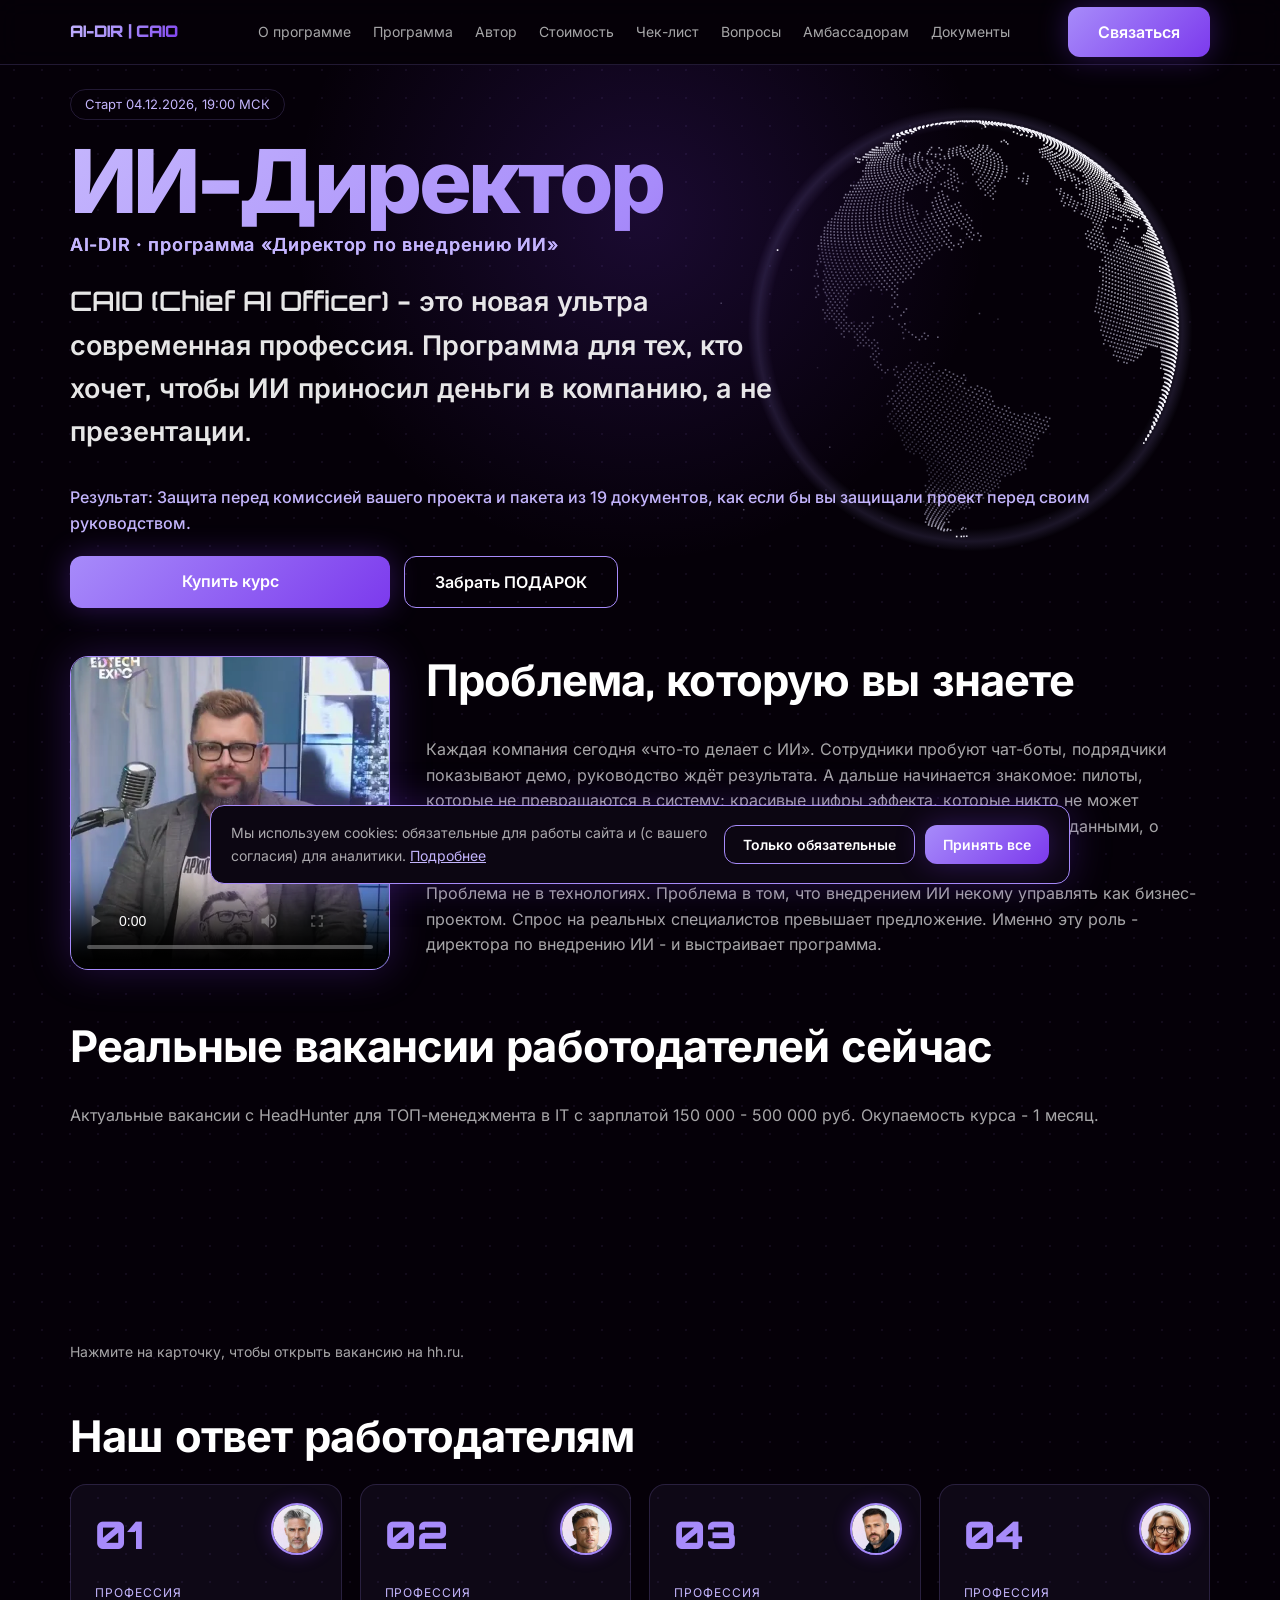
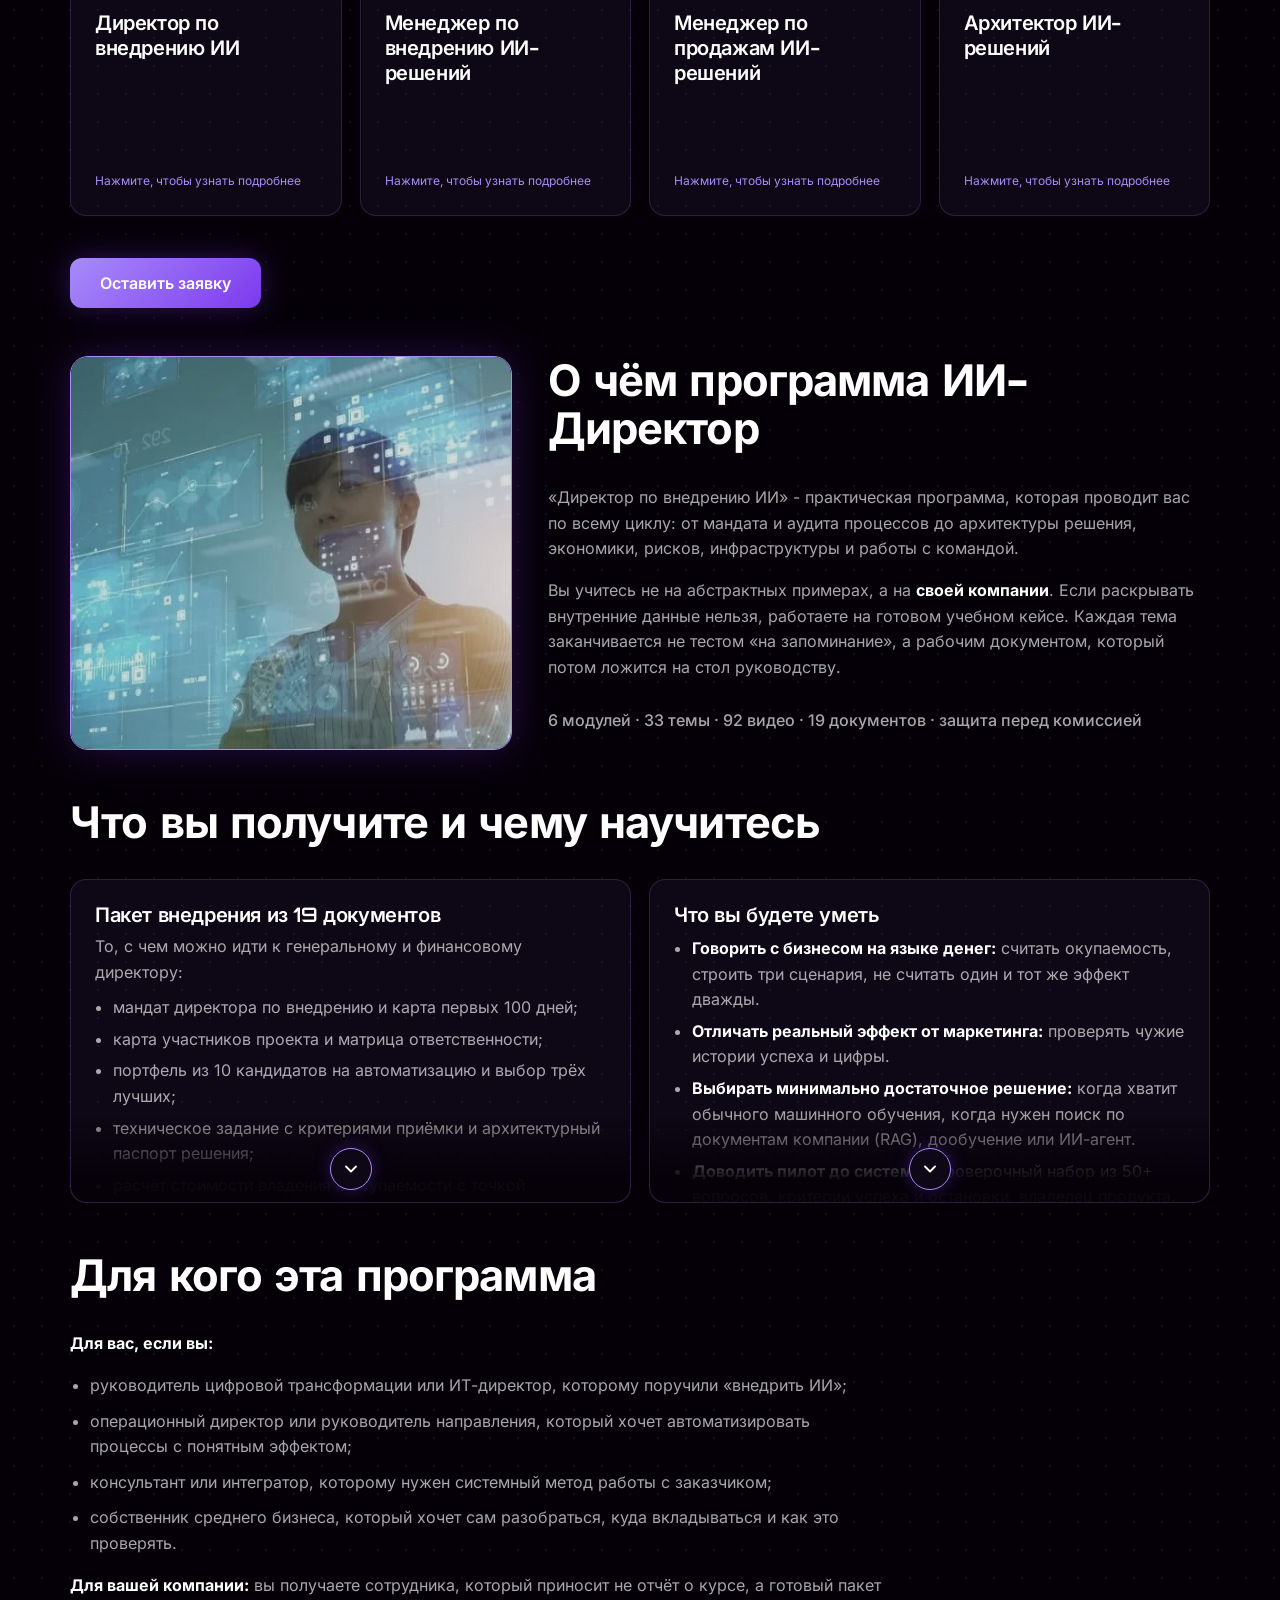
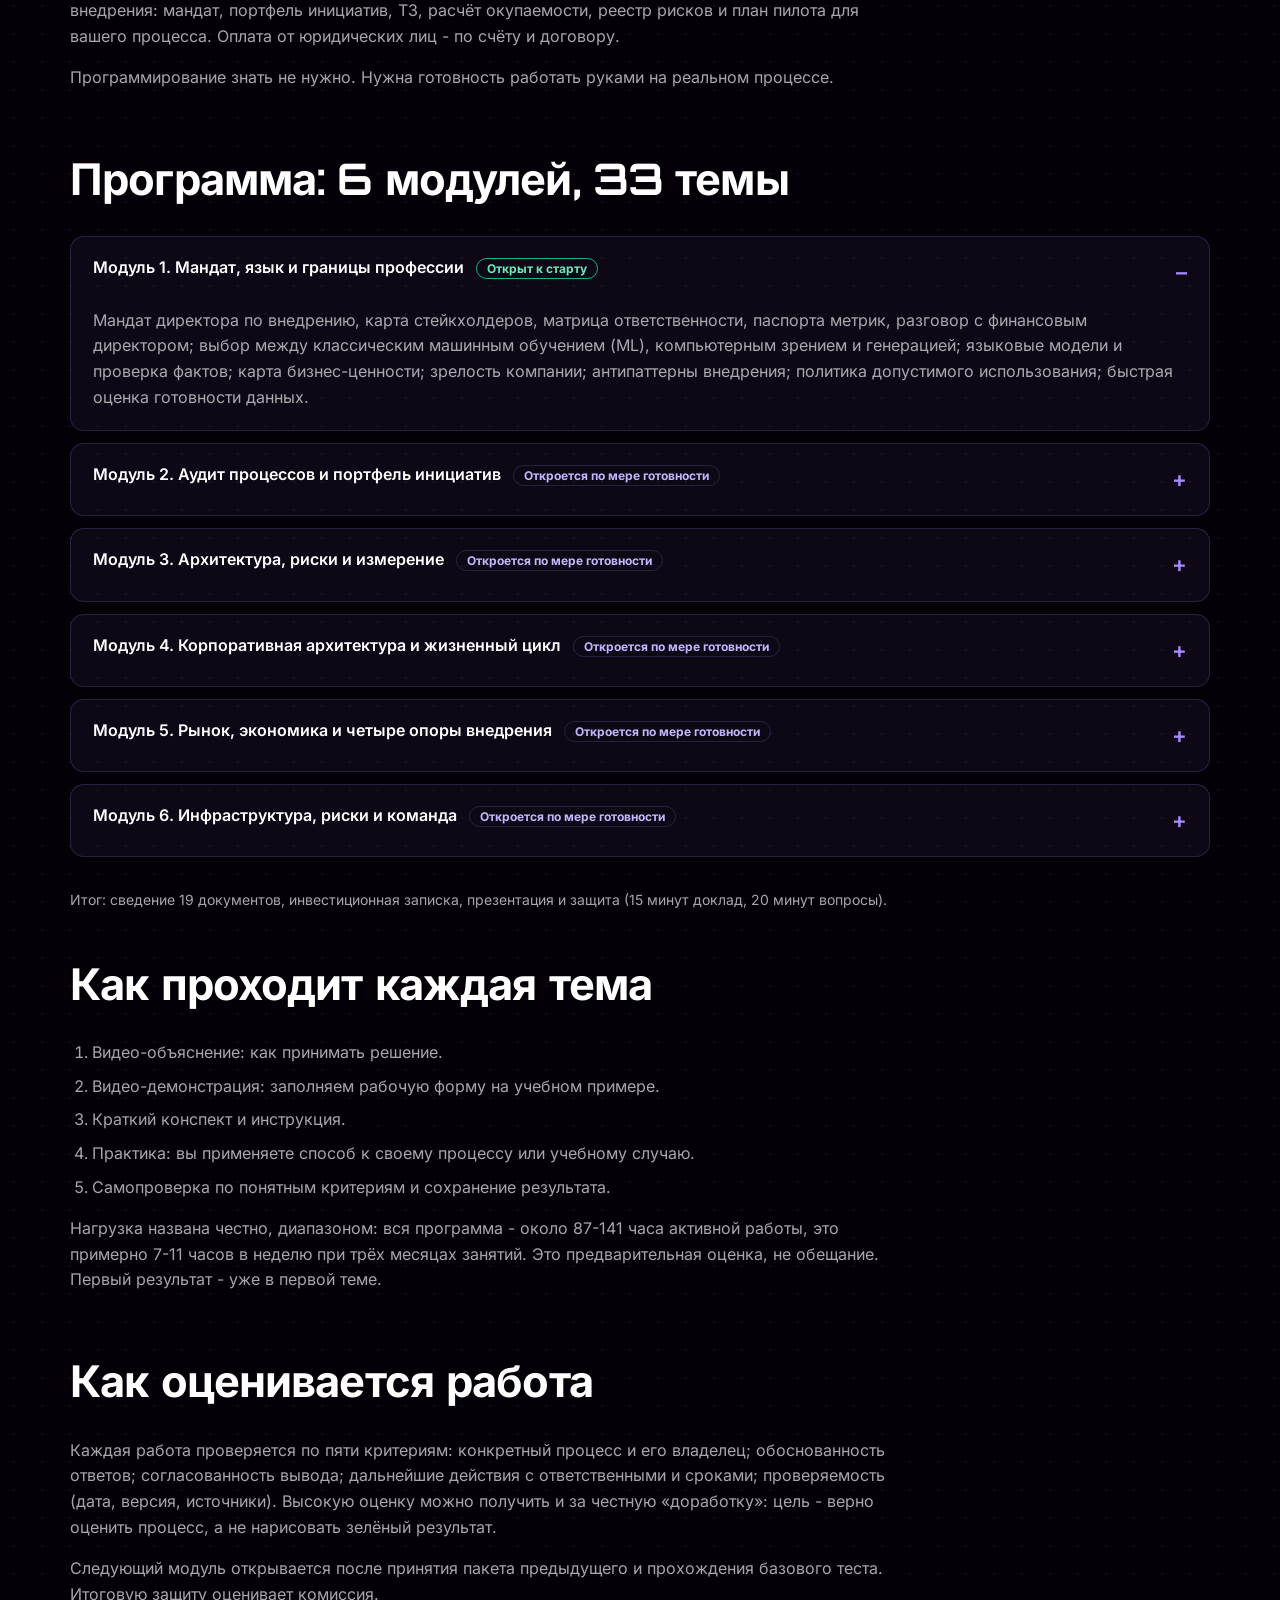
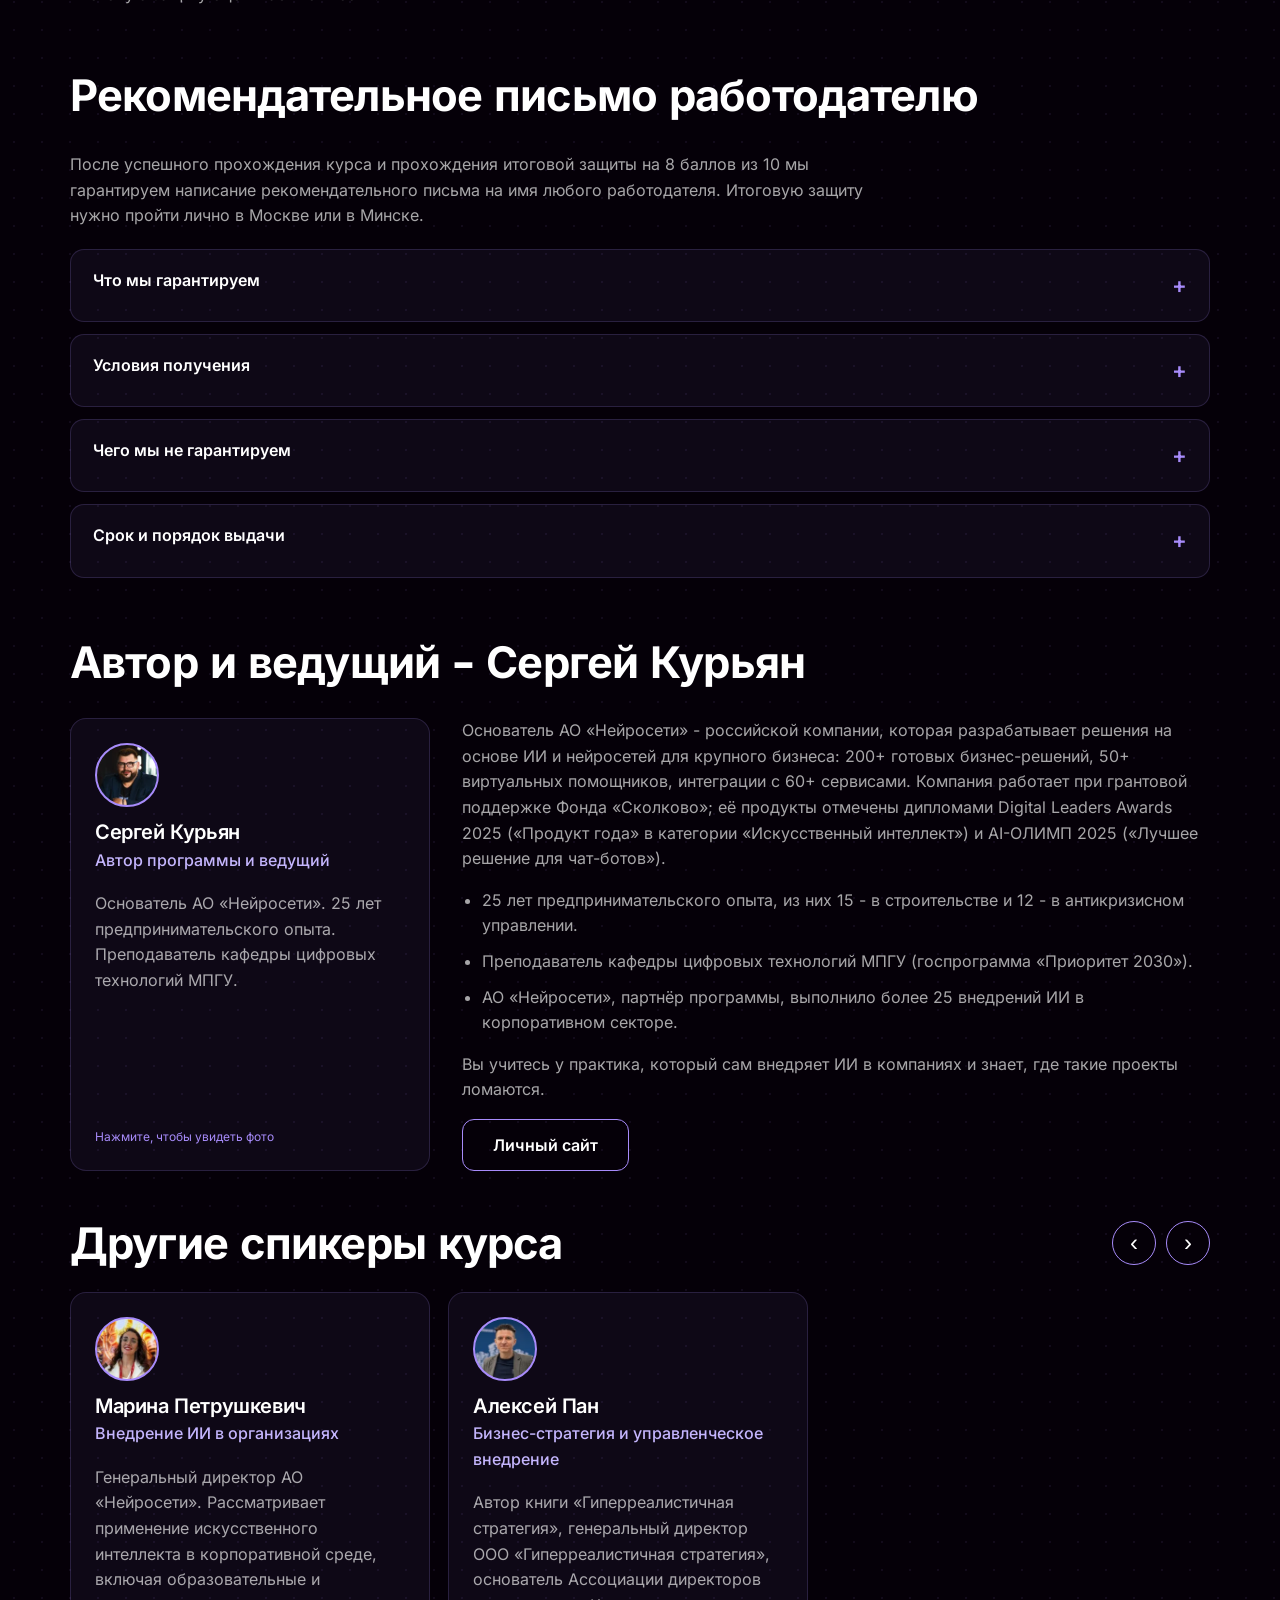
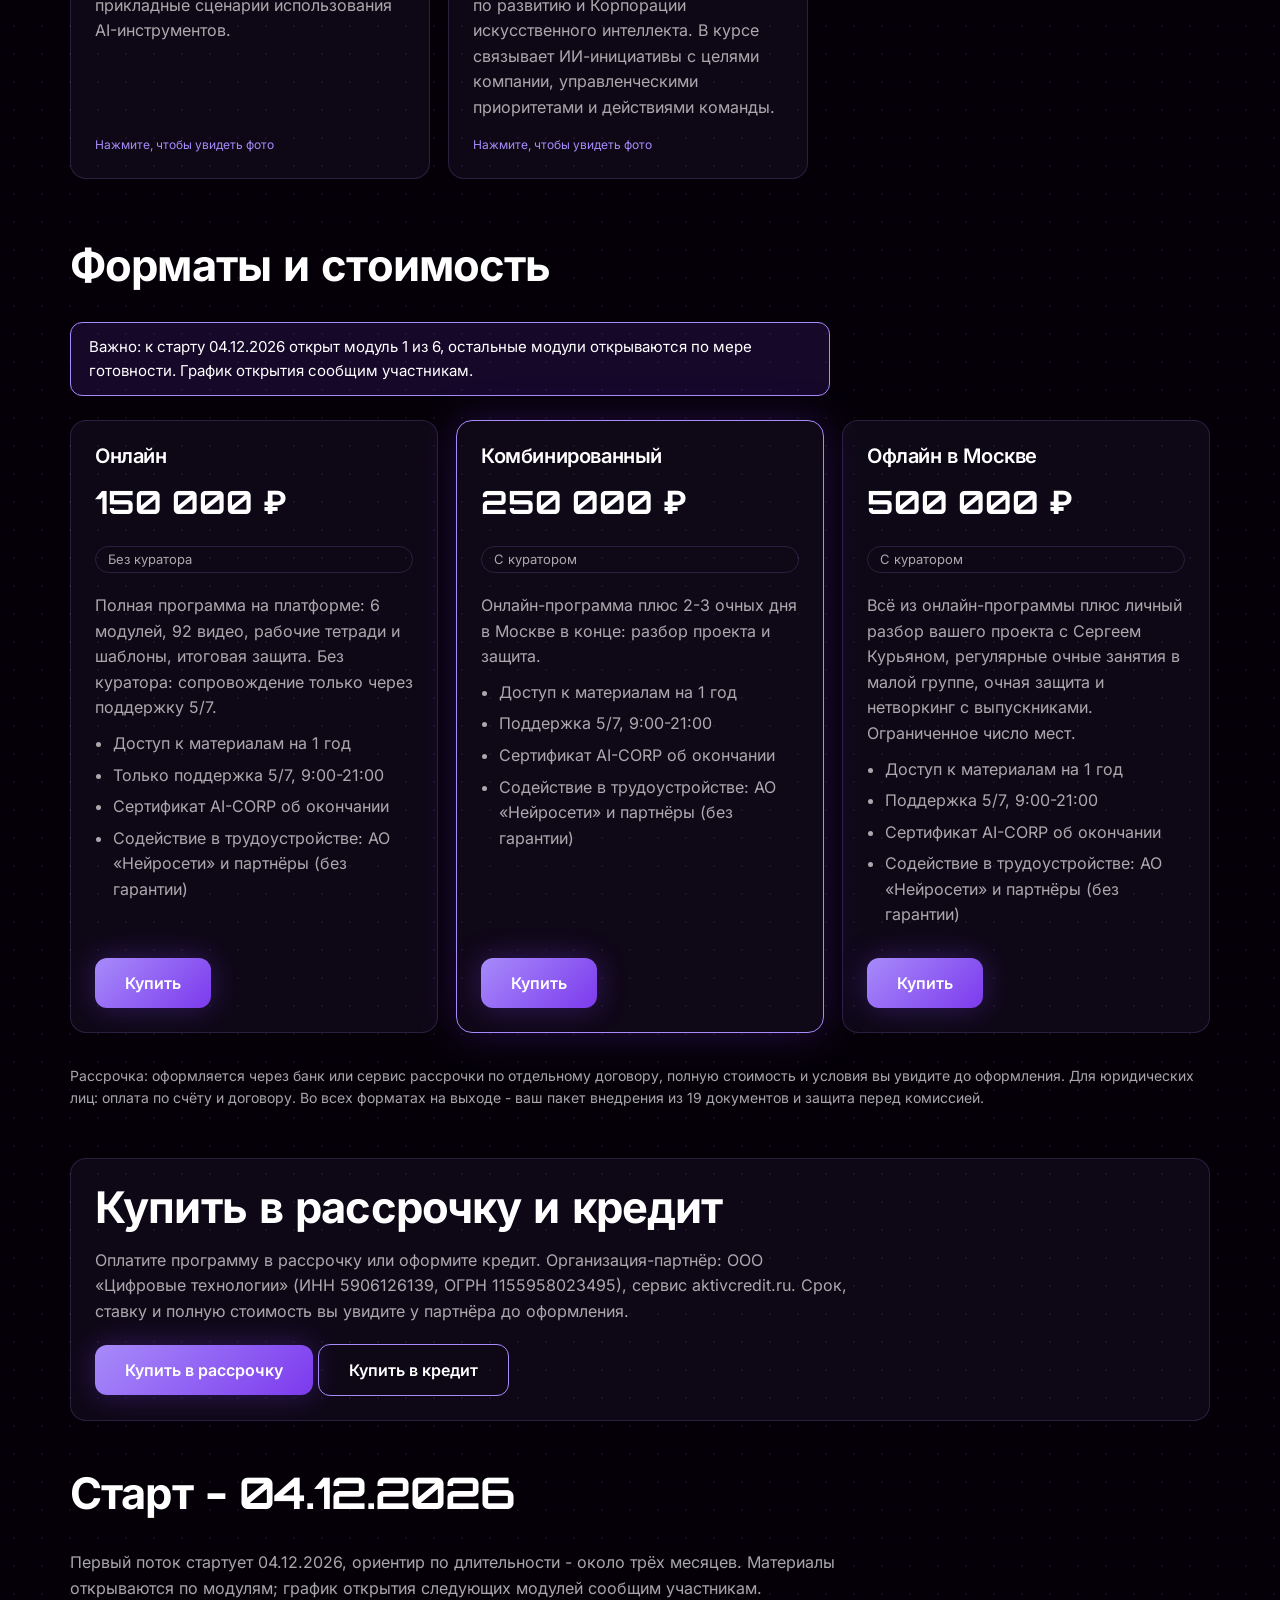
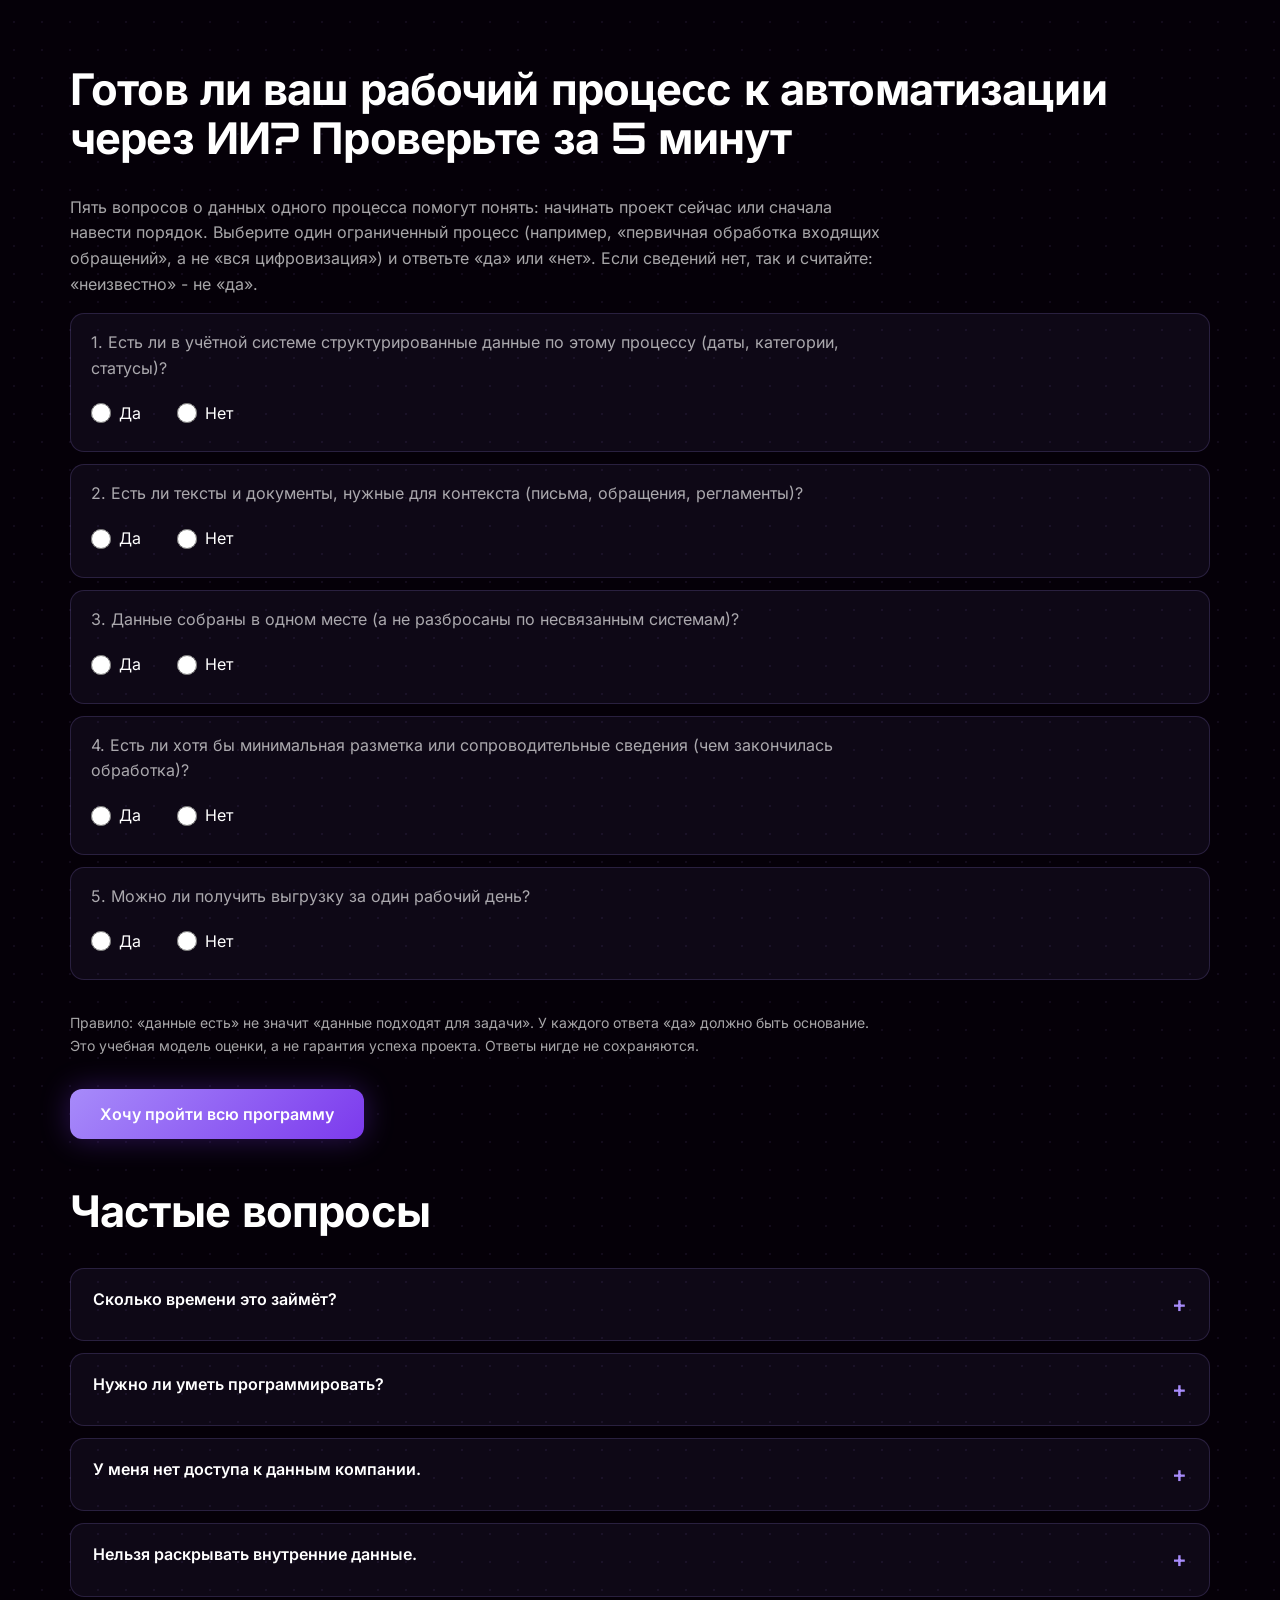
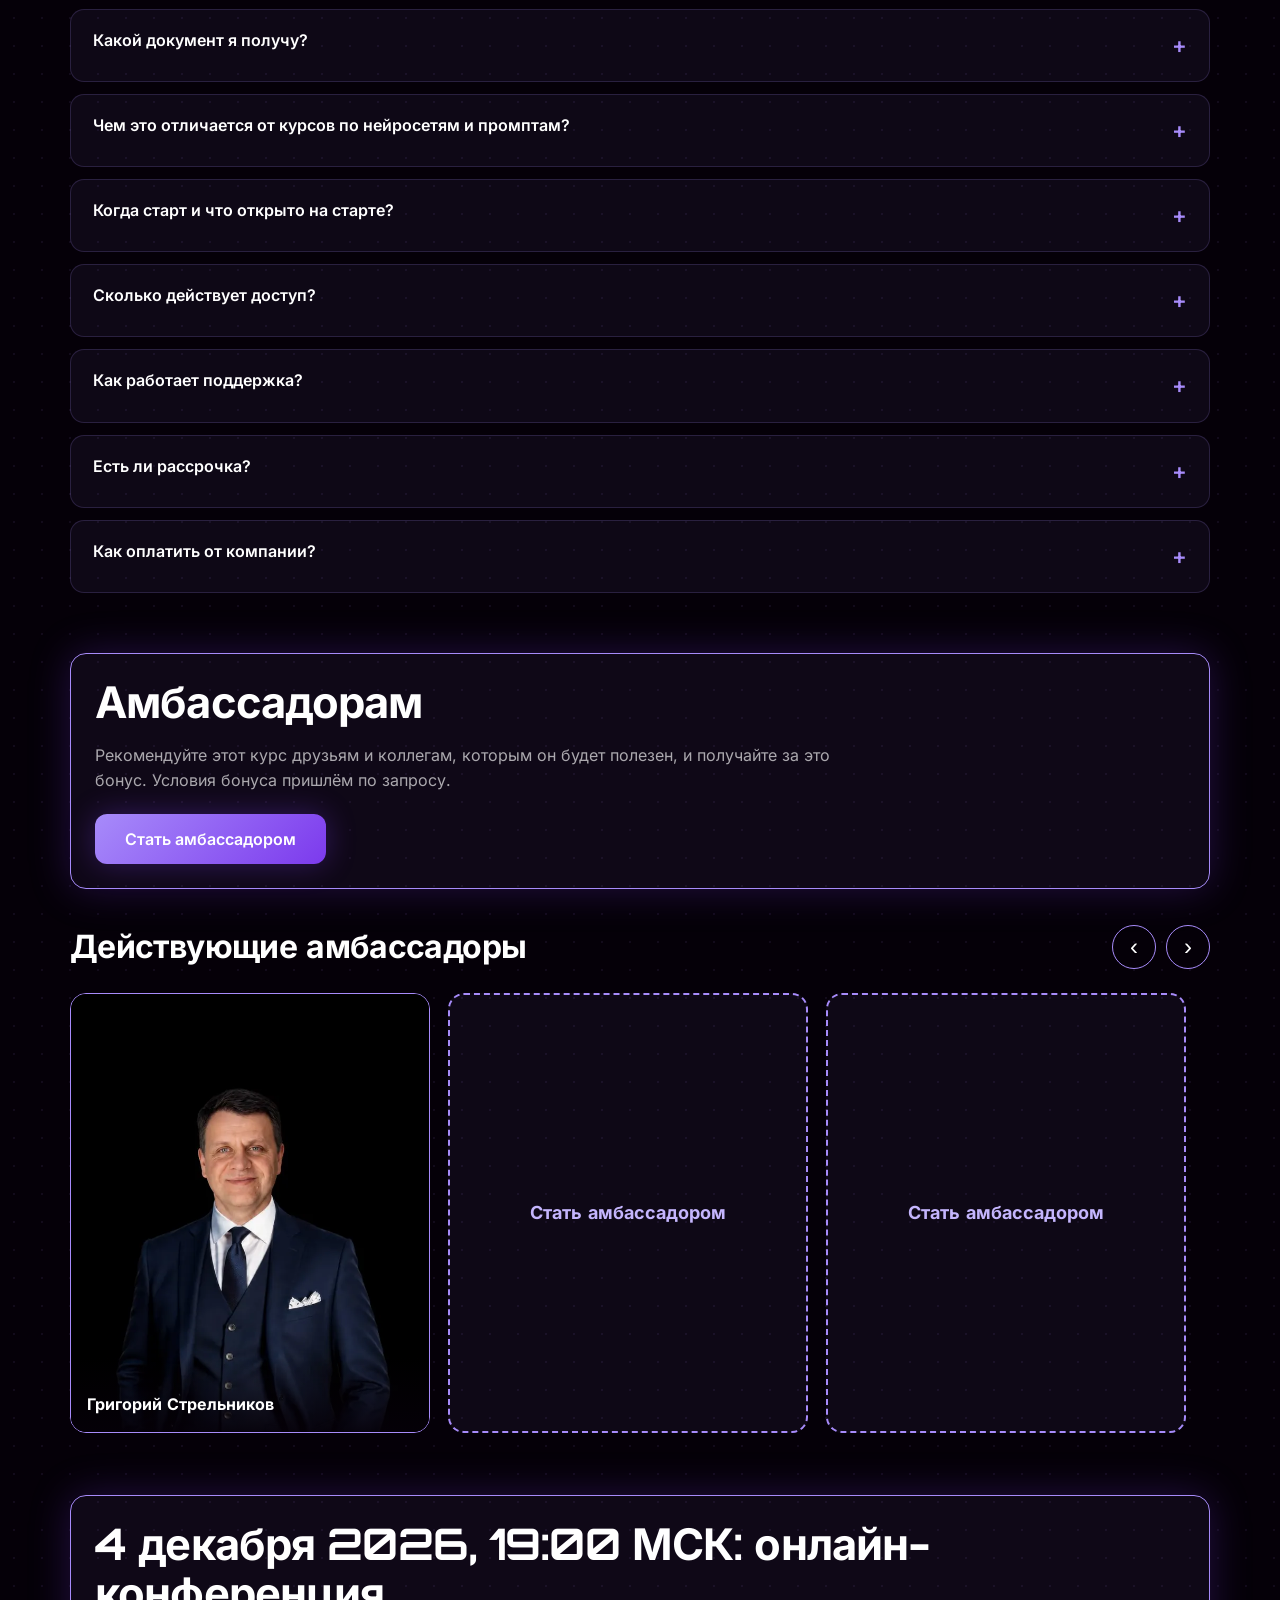
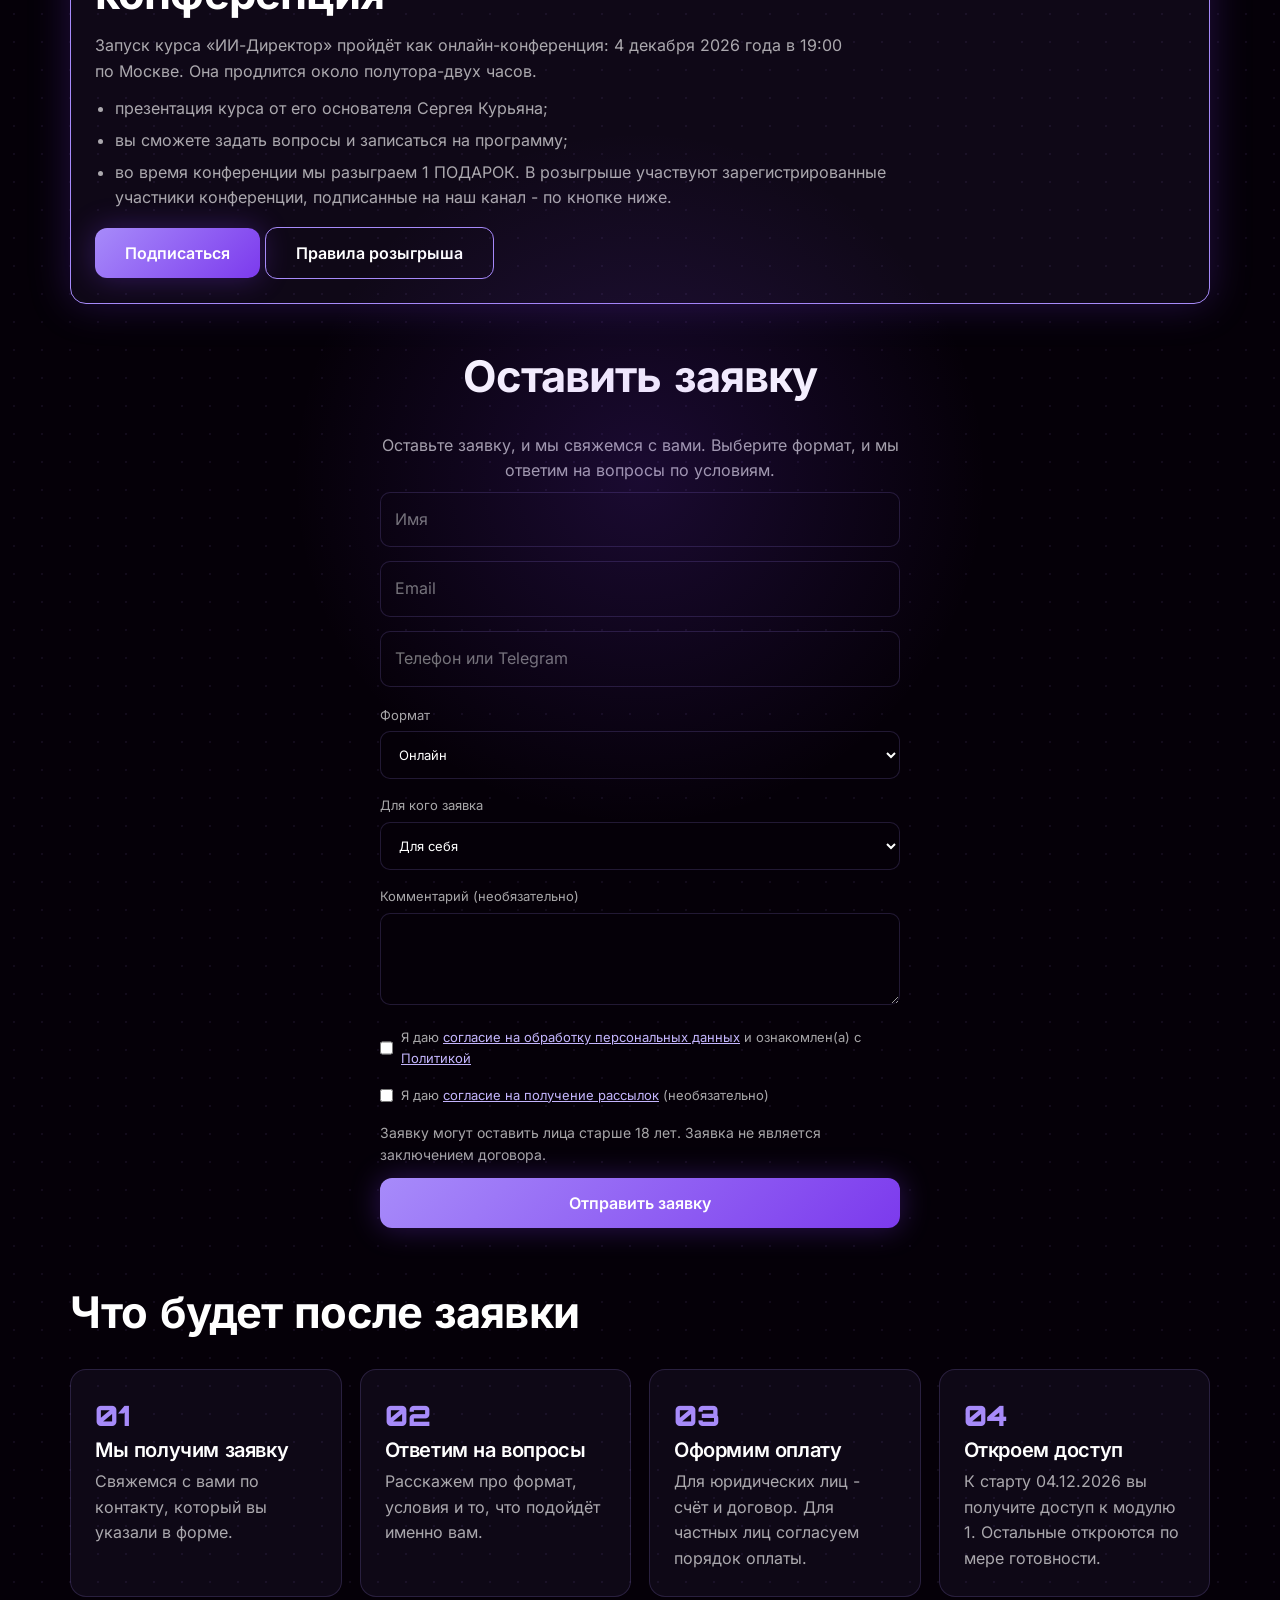
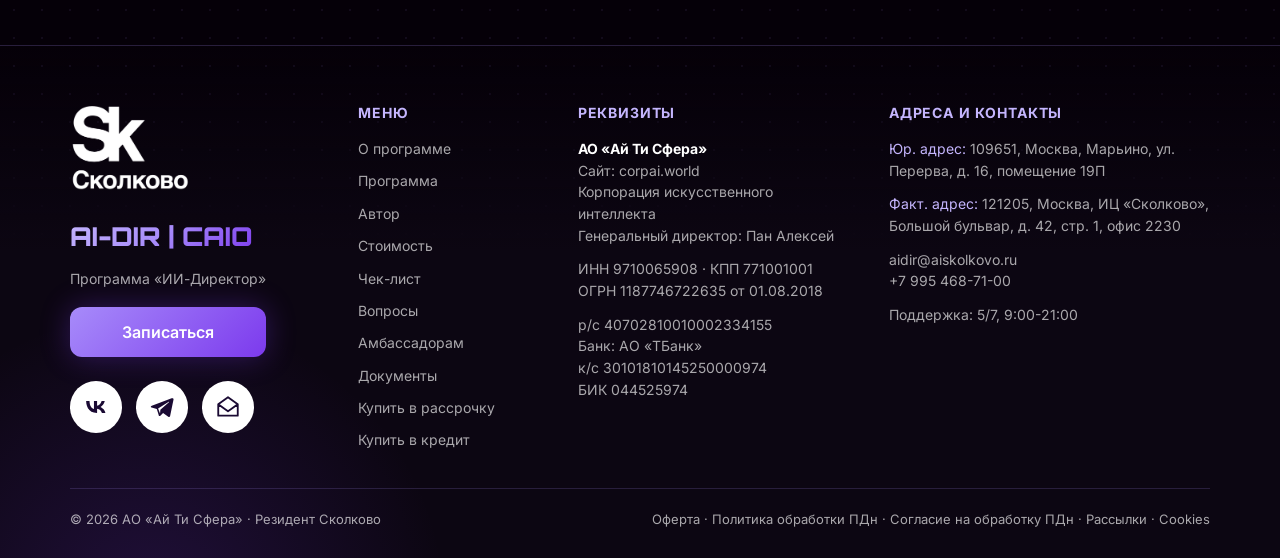
<file: index.html>
<!doctype html><html lang="ru"><head><meta charset="utf-8"><meta name="viewport" content="width=device-width,initial-scale=1,viewport-fit=cover"><meta name="theme-color" content="#050008">
<link rel="icon" type="image/svg+xml" href="favicon.svg"><link rel="icon" type="image/png" sizes="32x32" href="favicon-32.png"><link rel="icon" href="favicon.ico" sizes="any"><link rel="apple-touch-icon" href="apple-touch-icon.png"><link rel="manifest" href="site.webmanifest"><title>AI-DIR: Директор по внедрению ИИ (CAIO) - программа ИИ-Директор</title><meta name="description" content="Программа «Директор по внедрению ИИ» (CAIO): аудит процессов, архитектура, экономика и риски внедрения. 6 модулей, 33 темы, 19 документов. Старт 04.12.2026."><meta property="og:title" content="AI-DIR: Директор по внедрению ИИ (CAIO) - программа ИИ-Директор"><meta property="og:description" content="Практическая программа для тех, кто отвечает за внедрение ИИ в компании: мандат, аудит процессов, архитектура, экономика, риски, команда. 6 модулей, 33 темы, пакет из 19 документов и защита перед комиссией. Старт 04.12.2026."><meta property="og:type" content="website"><meta property="og:site_name" content="AI-DIR | CAIO"><meta property="og:locale" content="ru_RU"><meta name="twitter:card" content="summary_large_image"><meta name="twitter:title" content="AI-DIR: Директор по внедрению ИИ"><!--DOMAIN-META-->
<link rel="preload" href="fonts/inter-cyrillic.woff2" as="font" type="font/woff2" crossorigin><link rel="preload" href="fonts/inter-latin.woff2" as="font" type="font/woff2" crossorigin>
<script src="theme.js"></script><link rel="stylesheet" href="style.css"></head><body>
<header><div class="wrap"><a class="logo grad" href="#">AI-DIR | CAIO</a><nav id="mainNav"><a href="#about">О программе</a><a href="#program">Программа</a><a href="#author">Автор</a><a href="#tariffs">Стоимость</a><a href="#checklist">Чек-лист</a><a href="#faq">Вопросы</a><a href="#ambassadors">Амбассадорам</a><a href="documents.html">Документы</a></nav><div class="hdr-actions"><button type="button" class="burger" id="burger" aria-label="Меню" aria-expanded="false" aria-controls="mainNav"><span></span><span></span><span></span></button><button type="button" class="theme-toggle" id="themeToggle" aria-label="Переключить тему: день / ночь"><svg class="ic-sun" viewBox="0 0 24 24" width="16" height="16" fill="none" stroke="currentColor" stroke-width="2" stroke-linecap="round"><circle cx="12" cy="12" r="4"/><path d="M12 2v2M12 20v2M4.9 4.9l1.4 1.4M17.7 17.7l1.4 1.4M2 12h2M20 12h2M4.9 19.1l1.4-1.4M17.7 6.3l1.4-1.4"/></svg><span class="knob"></span><svg class="ic-moon" viewBox="0 0 24 24" width="16" height="16" fill="none" stroke="currentColor" stroke-width="2" stroke-linecap="round" stroke-linejoin="round"><path d="M21 12.8A9 9 0 1 1 11.2 3a7 7 0 0 0 9.8 9.8z"/></svg></button><a class="btn" href="https://t.me/grstr" target="_blank" rel="noopener">Связаться</a></div></div></header>
<main>
<section class="glow hero"><div class="wrap hero-wrap"><div class="hero-planet" aria-hidden="true"><canvas id="planet"></canvas></div><span class="tag">Старт 04.12.2026, 19:00 МСК</span><h1 class="grad">ИИ-Директор<span class="h1-sub">AI-DIR · программа «Директор по внедрению ИИ»</span></h1>
<p class="sub">CAIO (Chief AI Officer) - это новая ультра современная профессия. Программа для тех, кто хочет, чтобы ИИ приносил деньги в компанию, а не презентации.</p>
<p class="facts">Результат: Защита перед комиссией вашего проекта и пакета из 19 документов, как если бы вы защищали проект перед своим руководством.</p>
<div class="hero-btns"><a class="btn hero-cta" href="#tariffs">Купить курс</a><a class="btn ghost" href="#conference">Забрать ПОДАРОК</a></div></div></section>
<section><div class="wrap lead"><div class="prob-grid"><div class="prob-video"><video controls preload="metadata" playsinline poster="video/vystuplenie-1-poster.webp"><source src="video/vystuplenie-1.mp4" type="video/mp4">Ваш браузер не поддерживает видео.</video></div><div class="prob-text"><h2>Проблема, которую вы знаете</h2>
<p>Каждая компания сегодня «что-то делает с ИИ». Сотрудники пробуют чат-боты, подрядчики показывают демо, руководство ждёт результата. А дальше начинается знакомое: пилоты, которые не превращаются в систему; красивые цифры эффекта, которые никто не может проверить; бюджет, который финансовый директор не готов подписать; риски с данными, о которых вспоминают после инцидента.</p>
<p>Проблема не в технологиях. Проблема в том, что внедрением ИИ некому управлять как бизнес-проектом. Спрос на реальных специалистов превышает предложение. Именно эту роль - директора по внедрению ИИ - и выстраивает программа.</p></div></div></div></section>
<section id="vacancies"><div class="wrap"><h2>Реальные вакансии работодателей сейчас</h2>
<p style="color:var(--mut);max-width:none;margin-bottom:20px">Актуальные вакансии с HeadHunter для ТОП-менеджмента в IT с зарплатой 150 000 - 500 000 руб. Окупаемость курса - 1 месяц.</p>
<div class="hh-widget"><div class="hh-scale"><script type="module" class="widgetHhScript">import initVacanciesWidget from 'https://widgets.hh.ru/vacanciesWidget/vacanciesWidget.js';initVacanciesWidget({"country":"RU","searchParams":{"text":"Директор","area":["113"],"professionalRole":["156","160","26","165","36","164","104","157","107","148","116"],"salary":150000,"currency":"RUR","employment":["full","project","part"],"label":["with_salary","not_from_agency","accredited_it"],"host":"hh.ru","locale":"RU","perPage":50},"settings":{"locale":"RU","theme":"DARK","size":{"width":1260,"height":178},"elementsOrder":"SALARY_NAME_AREA_EMPLOYER","isLogoVisible":true,"isRegionVisible":true,"isRegionSearchEnabled":false,"isProfRolesSearchEnabled":true,"isSalaryVisible":true},"version":"1"});</script></div></div><p class="note">Нажмите на карточку, чтобы открыть вакансию на hh.ru.</p></div></section>
<section id="answer"><div class="wrap"><div class="sp-head prof-head"><h2>Наш ответ работодателям</h2><div class="sp-arrows"><button type="button" aria-label="Назад" data-sc="-1" data-for="prof">‹</button><button type="button" aria-label="Вперёд" data-sc="1" data-for="prof">›</button></div></div><div class="scroller" id="prof"><article class="flip prof" tabindex="0" role="button" aria-pressed="false" aria-label="Показать описание профессии: Директор по внедрению ИИ"><div class="flip-in"><div class="face front card"><div class="prof-n">01</div><img class="prof-av" src="img/avatars/prof-1.webp" width="52" height="52" alt="" decoding="async" loading="lazy"><div><span class="prof-tag">Профессия</span><h3>Директор по внедрению ИИ</h3></div><span class="hint">Нажмите, чтобы узнать подробнее</span></div><div class="face back prof-back"><h4>Директор по внедрению ИИ</h4><p>Отвечает за внедрение ИИ в компании как за бизнес-проект: получает мандат, проводит аудит процессов, выбирает инициативы, считает экономику и риски, ведёт команду и защищает инвестиционную записку перед руководством.</p><span class="hint">Нажмите, чтобы вернуться</span></div></div></article><article class="flip prof" tabindex="0" role="button" aria-pressed="false" aria-label="Показать описание профессии: Менеджер по внедрению ИИ-решений"><div class="flip-in"><div class="face front card"><div class="prof-n">02</div><img class="prof-av" src="img/avatars/prof-2.webp" width="52" height="52" alt="" decoding="async" loading="lazy"><div><span class="prof-tag">Профессия</span><h3>Менеджер по внедрению ИИ-решений</h3></div><span class="hint">Нажмите, чтобы узнать подробнее</span></div><div class="face back prof-back"><h4>Менеджер по внедрению ИИ-решений</h4><p>Ведёт проекты внедрения: формирует техническое задание и критерии приёмки, организует пилот, следит за сроками и качеством, обучает сотрудников и добивается реального использования решения.</p><span class="hint">Нажмите, чтобы вернуться</span></div></div></article><article class="flip prof" tabindex="0" role="button" aria-pressed="false" aria-label="Показать описание профессии: Менеджер по продажам ИИ-решений"><div class="flip-in"><div class="face front card"><div class="prof-n">03</div><img class="prof-av" src="img/avatars/prof-3.webp" width="52" height="52" alt="" decoding="async" loading="lazy"><div><span class="prof-tag">Профессия</span><h3>Менеджер по продажам ИИ-решений</h3></div><span class="hint">Нажмите, чтобы узнать подробнее</span></div><div class="face back prof-back"><h4>Менеджер по продажам ИИ-решений</h4><p>Продаёт ИИ-решения на языке денег: понимает возможности и ограничения технологии, считает окупаемость для клиента, отвечает на возражения по рискам и безопасности, готовит коммерческое предложение.</p><span class="hint">Нажмите, чтобы вернуться</span></div></div></article><article class="flip prof" tabindex="0" role="button" aria-pressed="false" aria-label="Показать описание профессии: Архитектор ИИ-решений"><div class="flip-in"><div class="face front card"><div class="prof-n">04</div><img class="prof-av" src="img/avatars/prof-4.webp" width="52" height="52" alt="" decoding="async" loading="lazy"><div><span class="prof-tag">Профессия</span><h3>Архитектор ИИ-решений</h3></div><span class="hint">Нажмите, чтобы узнать подробнее</span></div><div class="face back prof-back"><h4>Архитектор ИИ-решений</h4><p>Проектирует решение: выбирает подход (поиск по документам компании, дообучение или ИИ-агент), контур размещения, интеграции и защиту данных, оценивает стоимость владения и нагрузку.</p><span class="hint">Нажмите, чтобы вернуться</span></div></div></article></div><div class="prof-cta"><a class="btn" href="https://t.me/AIDir_bot?start=src_site" target="_blank" rel="noopener">Оставить заявку</a></div></div></section>
<section id="about"><div class="wrap"><div class="about-grid"><div class="about-img"><img src="img/about.webp" alt="" loading="lazy" width="652" height="480"></div><div class="lead"><h2>О чём программа ИИ-Директор</h2>
<p>«Директор по внедрению ИИ» - практическая программа, которая проводит вас по всему циклу: от мандата и аудита процессов до архитектуры решения, экономики, рисков, инфраструктуры и работы с командой.</p>
<p>Вы учитесь не на абстрактных примерах, а на <strong>своей компании</strong>. Если раскрывать внутренние данные нельзя, работаете на готовом учебном кейсе. Каждая тема заканчивается не тестом «на запоминание», а рабочим документом, который потом ложится на стол руководству.</p>
<p class="facts">6 модулей · 33 темы · 92 видео · 19 документов · защита перед комиссией</p></div></div></div></section>
<section><div class="wrap"><h2>Что вы получите и чему научитесь</h2>
<div class="grid two">
<div class="card collapsible"><h3>Пакет внедрения из 19 документов</h3><p>То, с чем можно идти к генеральному и финансовому директору:</p>
<ul><li>мандат директора по внедрению и карта первых 100 дней;</li><li>карта участников проекта и матрица ответственности;</li><li>портфель из 10 кандидатов на автоматизацию и выбор трёх лучших;</li><li>техническое задание с критериями приёмки и архитектурный паспорт решения;</li><li>расчёт стоимости владения и окупаемости с точкой безубыточности;</li><li>реестр рисков, карта требований закона и стандартов, план оценки пилота;</li><li>выбор, где будет жить решение (облако, гибрид или свой сервер), и расчёт стоимости;</li><li>план коммуникаций и работы с сопротивлением сотрудников;</li><li><strong>инвестиционная записка</strong> на две страницы и презентация из 9 слайдов.</li></ul>
<p>Всё это вы защищаете перед комиссией.</p><button type="button" class="expand" aria-expanded="false" aria-label="Развернуть"><svg viewBox="0 0 24 24" width="20" height="20" fill="none" stroke="currentColor" stroke-width="2.2" stroke-linecap="round" stroke-linejoin="round" aria-hidden="true"><path d="M6 9l6 6 6-6"/></svg></button></div>
<div class="card collapsible"><h3>Что вы будете уметь</h3>
<ul><li><strong>Говорить с бизнесом на языке денег:</strong> считать окупаемость, строить три сценария, не считать один и тот же эффект дважды.</li><li><strong>Отличать реальный эффект от маркетинга:</strong> проверять чужие истории успеха и цифры.</li><li><strong>Выбирать минимально достаточное решение:</strong> когда хватит обычного машинного обучения, когда нужен поиск по документам компании (RAG), дообучение или ИИ-агент.</li><li><strong>Доводить пилот до системы:</strong> проверочный набор из 50+ вопросов, критерии успеха и остановки, владелец продукта.</li><li><strong>Управлять рисками и безопасностью:</strong> правила использования ИИ, реестр инструментов, зависимость от поставщика.</li><li><strong>Считать инфраструктуру:</strong> память, оборудование и стоимость обращений к облаку.</li><li><strong>Вести людей за изменениями:</strong> пять ролей команды, работа с сопротивлением, передача компетенций.</li></ul><button type="button" class="expand" aria-expanded="false" aria-label="Развернуть"><svg viewBox="0 0 24 24" width="20" height="20" fill="none" stroke="currentColor" stroke-width="2.2" stroke-linecap="round" stroke-linejoin="round" aria-hidden="true"><path d="M6 9l6 6 6-6"/></svg></button></div>
</div></div></section>
<section id="trial" hidden><div class="wrap"><h2>Посмотрите, как это устроено</h2><div class="grid two">
<div class="card"><div class="ph tall">ЗДЕСЬ ПРОБНЫЙ УРОК</div><p>Бесплатный урок: как выглядит курс внутри.</p></div>
<div class="card"><div class="ph tall">ЗДЕСЬ ОБРАЗЕЦ ДОКУМЕНТА</div><p>Образец одного документа из пакета (обезличенный).</p></div></div></div></section>
<section><div class="wrap lead"><h2>Для кого эта программа</h2><p><strong>Для вас, если вы:</strong></p>
<ul class="list"><li>руководитель цифровой трансформации или ИТ-директор, которому поручили «внедрить ИИ»;</li><li>операционный директор или руководитель направления, который хочет автоматизировать процессы с понятным эффектом;</li><li>консультант или интегратор, которому нужен системный метод работы с заказчиком;</li><li>собственник среднего бизнеса, который хочет сам разобраться, куда вкладываться и как это проверять.</li></ul>
<p style="margin-top:16px"><strong>Для вашей компании:</strong> вы получаете сотрудника, который приносит не отчёт о курсе, а готовый пакет внедрения: мандат, портфель инициатив, ТЗ, расчёт окупаемости, реестр рисков и план пилота для вашего процесса. Оплата от юридических лиц - по счёту и договору.</p>
<p>Программирование знать не нужно. Нужна готовность работать руками на реальном процессе.</p></div></section>
<section id="program"><div class="wrap"><h2>Программа: 6 модулей, 33 темы</h2><details open><summary><span>Модуль 1. Мандат, язык и границы профессии <b class="badge ok">Открыт к старту</b></span></summary><div>Мандат директора по внедрению, карта стейкхолдеров, матрица ответственности, паспорта метрик, разговор с финансовым директором; выбор между классическим машинным обучением (ML), компьютерным зрением и генерацией; языковые модели и проверка фактов; карта бизнес-ценности; зрелость компании; антипаттерны внедрения; политика допустимого использования; быстрая оценка готовности данных.</div></details><details><summary><span>Модуль 2. Аудит процессов и портфель инициатив <b class="badge">Откроется по мере готовности</b></span></summary><div>Аудиторское интервью по восьми остановкам, портфель из 10 кандидатов и выбор трёх; инвентаризация знаний и данных; стоимость владения и эффект; от кейса к техническому заданию.</div></details><details><summary><span>Модуль 3. Архитектура, риски и измерение <b class="badge">Откроется по мере готовности</b></span></summary><div>Выбор архитектуры: поиск по документам компании (RAG), дообучение или ИИ-агент; риски и применимые требования; план оценки пилота; переход от пилота к системе.</div></details><details><summary><span>Модуль 4. Корпоративная архитектура и жизненный цикл <b class="badge">Откроется по мере готовности</b></span></summary><div>Компоненты и интеграции; разбор угроз (как систему могут взломать или обмануть); эксплуатация и реагирование на инциденты; масштабирование и управление стоимостью.</div></details><details><summary><span>Модуль 5. Рынок, экономика и четыре опоры внедрения <b class="badge">Откроется по мере готовности</b></span></summary><div>Проверка рыночных доказательств; процесс и помесячная экономика; данные как непрерывный процесс; команда и изменения; методы оценки и дисконтирование (приведение будущих денег к сегодняшним).</div></details><details><summary><span>Модуль 6. Инфраструктура, риски и команда <b class="badge">Откроется по мере готовности</b></span></summary><div>Выбор контура размещения (где будет жить решение); память, оборудование и альтернатива облака; готовность к развёртыванию; мощности и стоимость; риски в эксплуатации; операционная модель; передача компетенций команде; сопротивление и устойчивое использование.</div></details><p class="note">Итог: сведение 19 документов, инвестиционная записка, презентация и защита (15 минут доклад, 20 минут вопросы).</p></div></section>
<section><div class="wrap lead"><h2>Как проходит каждая тема</h2><ol class="list"><li>Видео-объяснение: как принимать решение.</li><li>Видео-демонстрация: заполняем рабочую форму на учебном примере.</li><li>Краткий конспект и инструкция.</li><li>Практика: вы применяете способ к своему процессу или учебному случаю.</li><li>Самопроверка по понятным критериям и сохранение результата.</li></ol>
<p style="margin-top:16px">Нагрузка названа честно, диапазоном: вся программа - около 87-141 часа активной работы, это примерно 7-11 часов в неделю при трёх месяцах занятий. Это предварительная оценка, не обещание. Первый результат - уже в первой теме.</p></div></section>
<section><div class="wrap lead"><h2>Как оценивается работа</h2>
<p>Каждая работа проверяется по пяти критериям: конкретный процесс и его владелец; обоснованность ответов; согласованность вывода; дальнейшие действия с ответственными и сроками; проверяемость (дата, версия, источники). Высокую оценку можно получить и за честную «доработку»: цель - верно оценить процесс, а не нарисовать зелёный результат.</p>
<p>Следующий модуль открывается после принятия пакета предыдущего и прохождения базового теста. Итоговую защиту оценивает комиссия.</p></div></section>
<section id="guarantee"><div class="wrap"><h2>Рекомендательное письмо работодателю</h2>
<p class="lead-p" style="color:var(--mut);max-width:820px;margin-bottom:20px">После успешного прохождения курса и прохождения итоговой защиты на 8 баллов из 10 мы гарантируем написание рекомендательного письма на имя любого работодателя. Итоговую защиту нужно пройти лично в Москве или в Минске.</p>
<details><summary><span>Что мы гарантируем</span></summary><div>Рекомендательное письмо на имя работодателя, которого вы укажете. Это может быть любая компания по вашему выбору.</div></details>
<details><summary><span>Условия получения</span></summary><div>Нужно успешно пройти программу и пройти итоговую защиту на 8 баллов из 10 или выше. Итоговая защита проходит лично, очно: в Москве или в Минске. Дистанционная сдача для получения письма не засчитывается.</div></details>
<details><summary><span>Чего мы не гарантируем</span></summary><div>Гарантия относится только к письму. Трудоустройство мы не гарантируем: решение о найме принимает работодатель.</div></details>
<details><summary><span>Срок и порядок выдачи</span></summary><div>Срок и порядок выдачи письма указаны в <a href="legal/offer.html">оферте</a>.</div></details>
</div></section>
<section id="author"><div class="wrap lead"><h2>Автор и ведущий - Сергей Курьян</h2><div class="author-grid"><div class="author-text">
<p>Основатель АО «Нейросети» - российской компании, которая разрабатывает решения на основе ИИ и нейросетей для крупного бизнеса: 200+ готовых бизнес-решений, 50+ виртуальных помощников, интеграции с 60+ сервисами. Компания работает при грантовой поддержке Фонда «Сколково»; её продукты отмечены дипломами Digital Leaders Awards 2025 («Продукт года» в категории «Искусственный интеллект») и AI-ОЛИМП 2025 («Лучшее решение для чат-ботов»).</p>
<ul class="list"><li>25 лет предпринимательского опыта, из них 15 - в строительстве и 12 - в антикризисном управлении.</li><li>Преподаватель кафедры цифровых технологий МПГУ (госпрограмма «Приоритет 2030»).</li><li>АО «Нейросети», партнёр программы, выполнило более 25 внедрений ИИ в корпоративном секторе.</li></ul>
<p style="margin-top:16px">Вы учитесь у практика, который сам внедряет ИИ в компаниях и знает, где такие проекты ломаются.</p>
<a class="btn ghost" href="https://sergey-kuryan.ru/" target="_blank" rel="noopener">Личный сайт</a></div><div class="flip-wrap"><article class="flip " tabindex="0" role="button" aria-label="Показать фото: Сергей Курьян"><div class="flip-in"><div class="face front card"><div class="av av-sk">СК</div><h3>Сергей Курьян</h3><p class="role">Автор программы и ведущий</p><p>Основатель АО «Нейросети». 25 лет предпринимательского опыта. Преподаватель кафедры цифровых технологий МПГУ.</p><span class="hint">Нажмите, чтобы увидеть фото</span></div><div class="face back"><img src="img/speakers/kuryan.webp" width="720" height="593" alt="Сергей Курьян" decoding="async" fetchpriority="low" onerror="this.parentNode.classList.add('nophoto')" loading="lazy"><span class="ph-miss">Фото скоро появится</span><span class="cap">Сергей Курьян</span></div></div></article></div></div></div></section>
<section id="speakers"><div class="wrap"><div class="sp-head"><h2>Другие спикеры курса</h2><div class="sp-arrows"><button type="button" aria-label="Назад" data-sc="-1">‹</button><button type="button" aria-label="Вперёд" data-sc="1">›</button></div></div><div class="scroller" id="sp"><article class="flip sp" tabindex="0" role="button" aria-label="Показать фото: Марина Петрушкевич"><div class="flip-in"><div class="face front card"><div class="av av-mp">МП</div><h3>Марина Петрушкевич</h3><p class="role">Внедрение ИИ в организациях</p><p>Генеральный директор АО «Нейросети». Рассматривает применение искусственного интеллекта в корпоративной среде, включая образовательные и прикладные сценарии использования AI-инструментов.</p><span class="hint">Нажмите, чтобы увидеть фото</span></div><div class="face back"><img src="img/speakers/petrushkevich.webp" width="640" height="640" alt="Марина Петрушкевич" decoding="async" fetchpriority="low" onerror="this.parentNode.classList.add('nophoto')" loading="lazy"><span class="ph-miss">Фото скоро появится</span><span class="cap">Марина Петрушкевич</span></div></div></article><article class="flip sp" tabindex="0" role="button" aria-label="Показать фото: Алексей Пан"><div class="flip-in"><div class="face front card"><div class="av av-ap">АП</div><h3>Алексей Пан</h3><p class="role">Бизнес-стратегия и управленческое внедрение</p><p>Автор книги «Гиперреалистичная стратегия», генеральный директор ООО «Гиперреалистичная стратегия», основатель Ассоциации директоров по развитию и Корпорации искусственного интеллекта. В курсе связывает ИИ-инициативы с целями компании, управленческими приоритетами и действиями команды.</p><span class="hint">Нажмите, чтобы увидеть фото</span></div><div class="face back"><img src="img/speakers/pan.webp" width="711" height="847" alt="Алексей Пан" decoding="async" fetchpriority="low" onerror="this.parentNode.classList.add('nophoto')" loading="lazy"><span class="ph-miss">Фото скоро появится</span><span class="cap">Алексей Пан</span></div></div></article></div></div></section>
<section id="tariffs"><div class="wrap"><h2>Форматы и стоимость</h2>
<p class="warn" style="margin:0 0 24px">Важно: к старту 04.12.2026 открыт модуль 1 из 6, остальные модули открываются по мере готовности. График открытия сообщим участникам.</p>
<div class="grid"><div class="card"><h3>Онлайн</h3><div class="price">150 000 ₽</div><p class="cur">Без куратора</p><p>Полная программа на платформе: 6 модулей, 92 видео, рабочие тетради и шаблоны, итоговая защита. Без куратора: сопровождение только через поддержку 5/7.</p><ul><li>Доступ к материалам на 1 год</li><li>Только поддержка 5/7, 9:00-21:00</li><li>Сертификат AI-CORP об окончании</li><li>Содействие в трудоустройстве: АО «Нейросети» и партнёры (без гарантии)</li></ul><br><a class="btn" href="https://auth.robokassa.ru/Merchant/Invoice/vhSjkAWcI0qIdXc30PTedQ" target="_blank" rel="noopener">Купить</a></div><div class="card hot"><h3>Комбинированный</h3><div class="price">250 000 ₽</div><p class="cur">С куратором</p><p>Онлайн-программа плюс 2-3 очных дня в Москве в конце: разбор проекта и защита.</p><ul><li>Доступ к материалам на 1 год</li><li>Поддержка 5/7, 9:00-21:00</li><li>Сертификат AI-CORP об окончании</li><li>Содействие в трудоустройстве: АО «Нейросети» и партнёры (без гарантии)</li></ul><br><a class="btn" href="https://auth.robokassa.ru/Merchant/Invoice/dbDIRBPof0W8IYzbLyRSBw" target="_blank" rel="noopener">Купить</a></div><div class="card"><h3>Офлайн в Москве</h3><div class="price">500 000 ₽</div><p class="cur">С куратором</p><p>Всё из онлайн-программы плюс личный разбор вашего проекта с Сергеем Курьяном, регулярные очные занятия в малой группе, очная защита и нетворкинг с выпускниками. Ограниченное число мест.</p><ul><li>Доступ к материалам на 1 год</li><li>Поддержка 5/7, 9:00-21:00</li><li>Сертификат AI-CORP об окончании</li><li>Содействие в трудоустройстве: АО «Нейросети» и партнёры (без гарантии)</li></ul><br><a class="btn" href="https://auth.robokassa.ru/Merchant/Invoice/E2KqBEsaVEOxX22HW7uJtw" target="_blank" rel="noopener">Купить</a></div></div>
<p class="note">Рассрочка: оформляется через банк или сервис рассрочки по отдельному договору, полную стоимость и условия вы увидите до оформления. Для юридических лиц: оплата по счёту и договору. Во всех форматах на выходе - ваш пакет внедрения из 19 документов и защита перед комиссией.</p></div></section>
<section id="installment"><div class="wrap"><div class="card"><h2 style="margin-bottom:16px">Купить в рассрочку и кредит</h2>
<p style="color:var(--mut);max-width:760px;margin-bottom:20px">Оплатите программу в рассрочку или оформите кредит. Организация-партнёр: ООО «Цифровые технологии» (ИНН 5906126139, ОГРН 1155958023495), сервис aktivcredit.ru. Срок, ставку и полную стоимость вы увидите у партнёра до оформления.</p>
<a class="btn" href="https://aktivcredit.ru/ak/techskolkovo" target="_blank" rel="noopener nofollow sponsored">Купить в рассрочку</a> <a class="btn ghost" href="https://aktivcredit.ru/ak/techskolkovo.credit" target="_blank" rel="noopener nofollow sponsored">Купить в кредит</a></div></div></section>
<section><div class="wrap lead"><h2>Старт - 04.12.2026</h2><p>Первый поток стартует 04.12.2026, ориентир по длительности - около трёх месяцев. Материалы открываются по модулям; график открытия следующих модулей сообщим участникам.</p></div></section>
<section id="checklist"><div class="wrap lead"><h2>Готов ли ваш рабочий процесс к автоматизации через ИИ? Проверьте за 5 минут</h2>
<p>Пять вопросов о данных одного процесса помогут понять: начинать проект сейчас или сначала навести порядок. Выберите один ограниченный процесс (например, «первичная обработка входящих обращений», а не «вся цифровизация») и ответьте «да» или «нет». Если сведений нет, так и считайте: «неизвестно» - не «да».</p>
<div id="quiz"><div class="q"><p>1. Есть ли в учётной системе структурированные данные по этому процессу (даты, категории, статусы)?</p><label><input type="radio" name="q0" value="1"> Да</label><label><input type="radio" name="q0" value="0"> Нет</label></div><div class="q"><p>2. Есть ли тексты и документы, нужные для контекста (письма, обращения, регламенты)?</p><label><input type="radio" name="q1" value="1"> Да</label><label><input type="radio" name="q1" value="0"> Нет</label></div><div class="q"><p>3. Данные собраны в одном месте (а не разбросаны по несвязанным системам)?</p><label><input type="radio" name="q2" value="1"> Да</label><label><input type="radio" name="q2" value="0"> Нет</label></div><div class="q"><p>4. Есть ли хотя бы минимальная разметка или сопроводительные сведения (чем закончилась обработка)?</p><label><input type="radio" name="q3" value="1"> Да</label><label><input type="radio" name="q3" value="0"> Нет</label></div><div class="q"><p>5. Можно ли получить выгрузку за один рабочий день?</p><label><input type="radio" name="q4" value="1"> Да</label><label><input type="radio" name="q4" value="0"> Нет</label></div></div><div class="verdict" id="verdict" aria-live="polite"></div>
<p class="note">Правило: «данные есть» не значит «данные подходят для задачи». У каждого ответа «да» должно быть основание. Это учебная модель оценки, а не гарантия успеха проекта. Ответы нигде не сохраняются.</p>
<a class="btn" href="https://t.me/AIDir_bot?start=src_site" target="_blank" rel="noopener" style="margin-top:16px">Хочу пройти всю программу</a></div></section>
<section id="faq"><div class="wrap"><h2>Частые вопросы</h2><details><summary><span>Сколько времени это займёт?</span></summary><div>Вся программа - около 87-141 часа активной работы, это примерно 7-11 часов в неделю при трёх месяцах занятий. Это ориентир, не обещание. Первый результат вы получаете в первой теме.</div></details><details><summary><span>Нужно ли уметь программировать?</span></summary><div>Нет. Нужны наблюдаемые факты о вашем процессе и готовность работать с документами и расчётами.</div></details><details><summary><span>У меня нет доступа к данным компании.</span></summary><div>Есть подготовленный учебный случай: вы проходите те же шаги и получаете тот же пакет.</div></details><details><summary><span>Нельзя раскрывать внутренние данные.</span></summary><div>Допускается обезличенный или учебный кейс. Раскрывать внутренние сведения не требуется.</div></details><details><summary><span>Какой документ я получу?</span></summary><div>По итогам успешной защиты перед комиссией - сертификат AI-CORP.</div></details><details><summary><span>Чем это отличается от курсов по нейросетям и промптам?</span></summary><div>Здесь не учат пользоваться инструментами. Здесь учат управлять внедрением ИИ как бизнес-проектом: экономика, риски, архитектура, команда, ответственность.</div></details><details><summary><span>Когда старт и что открыто на старте?</span></summary><div>Старт 04.12.2026. К старту доступен первый модуль, следующие открываются по модулям.</div></details><details><summary><span>Сколько действует доступ?</span></summary><div>Доступ к материалам - 1 год с момента открытия.</div></details><details><summary><span>Как работает поддержка?</span></summary><div>Поддержка отвечает 5 дней в неделю с 9:00 до 21:00.</div></details><details><summary><span>Есть ли рассрочка?</span></summary><div>Да. Рассрочка оформляется через банк или сервис рассрочки по отдельному договору. Срок, ставку и полную стоимость вы увидите до оформления. <a href="https://aktivcredit.ru/ak/techskolkovo" target="_blank" rel="noopener nofollow sponsored">Купить в рассрочку</a> · <a href="https://aktivcredit.ru/ak/techskolkovo.credit" target="_blank" rel="noopener nofollow sponsored">Купить в кредит</a></div></details><details><summary><span>Как оплатить от компании?</span></summary><div>Для юридических лиц - по счёту и договору. Напишите нам: <a href="mailto:aidir@aiskolkovo.ru">aidir@aiskolkovo.ru</a>.</div></details></div></section>
<section id="ambassadors"><div class="wrap"><div class="card hot"><h2 style="margin-bottom:16px">Амбассадорам</h2>
<p style="color:var(--mut);max-width:760px;margin-bottom:20px">Рекомендуйте этот курс друзьям и коллегам, которым он будет полезен, и получайте за это бонус. Условия бонуса пришлём по запросу.</p>
<a class="btn" href="https://t.me/AIDir_bot?start=src_partner" target="_blank" rel="noopener">Стать амбассадором</a></div><div class="sp-head" style="margin-top:36px"><h2 style="font-size:clamp(22px,2.6vw,32px)">Действующие амбассадоры</h2><div class="sp-arrows"><button type="button" aria-label="Назад" data-sc="-1" data-for="amb">‹</button><button type="button" aria-label="Вперёд" data-sc="1" data-for="amb">›</button></div></div>
<div class="scroller" id="amb">
<article class="amb-card"><img src="img/ambassadors/strelnikov.webp" width="720" height="829" alt="Григорий Стрельников" loading="lazy" decoding="async"><span class="cap">Григорий Стрельников</span></article>
<a class="amb-card amb-empty" href="https://t.me/AIDir_bot?start=src_partner" target="_blank" rel="noopener"><span>Стать амбассадором</span></a>
<a class="amb-card amb-empty" href="https://t.me/AIDir_bot?start=src_partner" target="_blank" rel="noopener"><span>Стать амбассадором</span></a>
</div></div></section>
<section id="conference"><div class="wrap"><div class="card hot"><h2 style="margin-bottom:16px">4 декабря 2026, 19:00 МСК: онлайн-конференция</h2>
<p style="color:var(--mut);max-width:760px;margin-bottom:12px">Запуск курса «ИИ-Директор» пройдёт как онлайн-конференция: 4 декабря 2026 года в 19:00 по Москве. Она продлится около полутора-двух часов.</p>
<ul class="list" style="margin-bottom:16px"><li>презентация курса от его основателя Сергея Курьяна;</li><li>вы сможете задать вопросы и записаться на программу;</li><li>во время конференции мы разыграем 1 ПОДАРОК. В розыгрыше участвуют зарегистрированные участники конференции, подписанные на наш канал - по кнопке ниже.</li></ul>
<a class="btn" href="https://t.me/AIDir_bot?start=src_site" target="_blank" rel="noopener">Подписаться</a> <a class="btn ghost" href="legal/promo-rules.html">Правила розыгрыша</a></div></div></section>
<section id="apply" class="glow"><div class="wrap" style="max-width:560px"><h2 style="text-align:center">Оставить заявку</h2>
<p style="color:var(--mut);text-align:center">Оставьте заявку, и мы свяжемся с вами. Выберите формат, и мы ответим на вопросы по условиям.</p>
<form class="lead-form" method="post" action="api/lead.php"><div class="hp" aria-hidden="true"><label>Не заполняйте это поле<input type="text" class="ym-disable-keys" name="website" tabindex="-1" autocomplete="off"></label></div><input type="hidden" name="consent_version" value="Согласие ред. 1.0 от 19.10.2026"><input type="hidden" name="page" value=""><input type="text" class="ym-disable-keys" name="name" placeholder="Имя" aria-label="Имя" autocomplete="name" required><input type="email" class="ym-disable-keys" name="email" placeholder="Email" aria-label="Email" autocomplete="email" required><input type="text" class="ym-disable-keys" name="contact" placeholder="Телефон или Telegram" aria-label="Телефон или Telegram" required>
<label class="f">Формат<select name="format"><option>Онлайн</option><option>Комбинированный</option><option>Офлайн в Москве</option></select></label>
<label class="f">Для кого заявка<select name="who" id="who"><option value="себя">Для себя</option><option value="компанию">Для компании</option></select></label>
<input type="text" class="ym-disable-keys" name="company" id="company" placeholder="Компания" aria-label="Компания" autocomplete="organization" style="display:none">
<label class="f">Комментарий (необязательно)<textarea class="ym-disable-keys" name="comment" rows="3"></textarea></label>
<label class="c"><input type="checkbox" name="pd" required> <span>Я даю <a href="legal/consent.html" target="_blank" rel="noopener">согласие на обработку персональных данных</a> и ознакомлен(а) с <a href="legal/privacy.html" target="_blank" rel="noopener">Политикой</a></span></label><label class="c"><input type="checkbox" name="mailing"> <span>Я даю <a href="legal/mailing.html" target="_blank" rel="noopener">согласие на получение рассылок</a> (необязательно)</span></label><p class="note" style="margin:0 0 12px">Заявку могут оставить лица старше 18 лет. Заявка не является заключением договора.</p>
<button class="btn" style="width:100%">Отправить заявку</button><p class="msg" role="status" aria-live="polite"></p></form>
</div></section>
<section><div class="wrap"><h2>Что будет после заявки</h2><div class="grid steps">
<div class="card"><h3>Мы получим заявку</h3><p>Свяжемся с вами по контакту, который вы указали в форме.</p></div>
<div class="card"><h3>Ответим на вопросы</h3><p>Расскажем про формат, условия и то, что подойдёт именно вам.</p></div>
<div class="card"><h3>Оформим оплату</h3><p>Для юридических лиц - счёт и договор. Для частных лиц согласуем порядок оплаты.</p></div>
<div class="card"><h3>Откроем доступ</h3><p>К старту 04.12.2026 вы получите доступ к модулю 1. Остальные откроются по мере готовности.</p></div>
</div></div></section>
</main>
<footer><div class="wrap">
<div class="f-grid">
<div class="f-col"><div class="f-res f-res-top"><img src="img/skolkovo.png" alt="Сколково" width="300" height="231" loading="lazy"></div><a class="logo grad f-logo" href="#">AI-DIR | CAIO</a><div class="f-btnwrap"><p class="f-tag">Программа «ИИ-Директор»</p><a class="btn" href="#apply">Записаться</a><div class="f-soc f-soc-b">
<a href="https://vk.ru/aoneiroseti" target="_blank" rel="noopener" aria-label="ВКонтакте"><svg viewBox="0 0 24 24"><path fill="currentColor" d="M12.8 17.5C6.6 17.5 3 13.2 2.9 6.5h3.1c.1 4.9 2.3 7 4.1 7.4V6.5h2.9v4.3c1.8-.2 3.6-2.1 4.2-4.3h2.9c-.5 2.7-2.5 4.6-3.9 5.4 1.4.7 3.7 2.3 4.5 5.6h-3.2c-.7-2.1-2.3-3.700-4.5-3.900v3.900h-.2z"/></svg></a>
<a href="https://t.me/AIDir_bot?start=src_site" target="_blank" rel="noopener" aria-label="Telegram"><svg viewBox="0 0 24 24"><path fill="currentColor" d="M21.5 3.600 2.600 10.900c-1.300.5-1.200 1.200-.2 1.500l4.800 1.500 1.800 5.600c.2.600.1.800.7.800.5 0 .7-.2 1-.5l2.300-2.300 4.800 3.500c.9.500 1.500.2 1.700-.8l3.100-14.800c.3-1.200-.5-1.800-1.600-1.400zM8.400 13.300l9.500-6c.4-.3.800-.1.500.2l-7.900 7.100-.3 3.300-1.800-4.600z"/></svg></a>
<a href="#apply" aria-label="Оставить заявку"><svg viewBox="0 0 24 24"><path fill="none" stroke="currentColor" stroke-width="1.700" stroke-linejoin="round" d="M3 9.500 12 3l9 6.500V20H3zM3 9.500l9 6.500 9-6.500"/></svg></a>
</div></div></div>
<div class="f-col"><h4>Меню</h4><nav class="f-nav"><a href="#about">О программе</a><a href="#program">Программа</a><a href="#author">Автор</a><a href="#tariffs">Стоимость</a><a href="#checklist">Чек-лист</a><a href="#faq">Вопросы</a><a href="#ambassadors">Амбассадорам</a><a href="documents.html">Документы</a><a href="https://aktivcredit.ru/ak/techskolkovo" target="_blank" rel="noopener nofollow sponsored">Купить в рассрочку</a><a href="https://aktivcredit.ru/ak/techskolkovo.credit" target="_blank" rel="noopener nofollow sponsored">Купить в кредит</a></nav></div>
<div class="f-col"><h4>Реквизиты</h4><p><strong>АО «Ай Ти Сфера»</strong><br>Сайт: <a href="https://corpai.world/" target="_blank" rel="noopener">corpai.world</a><br>Корпорация искусственного интеллекта<br>Генеральный директор: Пан Алексей</p><p>ИНН 9710065908 · КПП 771001001<br>ОГРН 1187746722635 от 01.08.2018</p><p>р/с 40702810010002334155<br>Банк: АО «ТБанк»<br>к/с 30101810145250000974<br>БИК 044525974</p></div>
<div class="f-col"><h4>Адреса и контакты</h4><p><span>Юр. адрес:</span> 109651, Москва, Марьино, ул. Перерва, д. 16, помещение 19П</p><p><span>Факт. адрес:</span> 121205, Москва, ИЦ «Сколково», Большой бульвар, д. 42, стр. 1, офис 2230</p><p><a href="mailto:aidir@aiskolkovo.ru">aidir@aiskolkovo.ru</a><br><a href="tel:+79954687100">+7 995 468-71-00</a></p><p>Поддержка: 5/7, 9:00-21:00</p></div>
</div>
<div class="f-bottom"><span>© 2026 АО «Ай Ти Сфера» · <a href="docs/skolkovo-registry-extract.pdf">Резидент Сколково</a></span><span><a href="legal/offer.html">Оферта</a> · <a href="legal/privacy.html">Политика обработки ПДн</a> · <a href="legal/consent.html">Согласие на обработку ПДн</a> · <a href="legal/mailing.html">Рассылки</a> · <a href="legal/cookies.html">Cookies</a></span></div>
</div></footer>
<div id="cookie" class="cookie" style="display:none"><p>Мы используем cookies: обязательные для работы сайта и (с вашего согласия) для аналитики. <a href="legal/cookies.html">Подробнее</a></p><div><button class="btn ghost" data-c="min">Только обязательные</button><button class="btn" data-c="all">Принять все</button></div></div>
<dialog id="thanksDialog" aria-labelledby="thanksTitle"><button type="button" class="x" aria-label="Закрыть">×</button>
<h3 id="thanksTitle" style="margin-bottom:12px">Благодарим за регистрацию!</h3>
<p style="margin-bottom:12px">Обязательно зайдите в наш канал, чтобы ничего не упустить! В нем будут все новости о курсе и там мы объявим победителя розыгрыша подарка!</p>
<p style="margin-bottom:0"><a href="https://t.me/AIDir_bot?start=src_site" target="_blank" rel="noopener">https://t.me/AIDir_bot?start=src_site</a></p></dialog>
<script src="docs-modal.js"></script>
<script src="ui.js"></script>
<script src="script.js"></script></body></html>
</file>
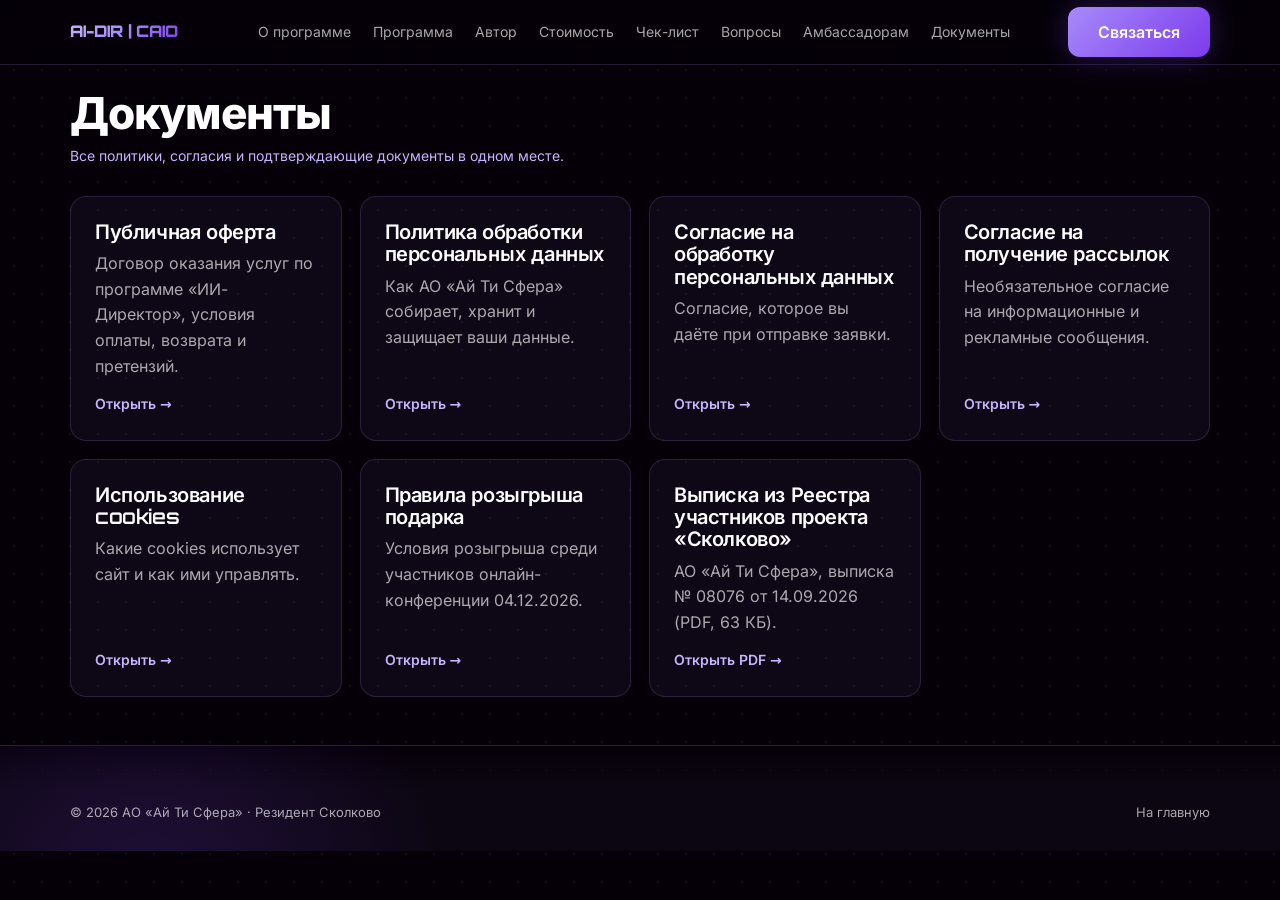
<file: documents.html>
<!doctype html><html lang="ru"><head><meta charset="utf-8"><meta name="viewport" content="width=device-width,initial-scale=1,viewport-fit=cover"><meta name="theme-color" content="#050008">
<link rel="icon" type="image/svg+xml" href="favicon.svg"><link rel="icon" type="image/png" sizes="32x32" href="favicon-32.png"><link rel="icon" href="favicon.ico" sizes="any"><link rel="apple-touch-icon" href="apple-touch-icon.png"><title>Документы - AI-DIR</title><meta name="description" content="Оферта, политика обработки персональных данных, согласия, правила и выписка из реестра участников Сколково.">
<link rel="preload" href="fonts/inter-cyrillic.woff2" as="font" type="font/woff2" crossorigin><link rel="preload" href="fonts/inter-latin.woff2" as="font" type="font/woff2" crossorigin>
<script src="theme.js"></script><link rel="stylesheet" href="style.css"></head><body>
<header><div class="wrap"><a class="logo grad" href="index.html">AI-DIR | CAIO</a><nav id="mainNav"><a href="index.html#about">О программе</a><a href="index.html#program">Программа</a><a href="index.html#author">Автор</a><a href="index.html#tariffs">Стоимость</a><a href="index.html#checklist">Чек-лист</a><a href="index.html#faq">Вопросы</a><a href="index.html#ambassadors">Амбассадорам</a><a href="documents.html">Документы</a></nav><div class="hdr-actions"><button type="button" class="burger" id="burger" aria-label="Меню" aria-expanded="false" aria-controls="mainNav"><span></span><span></span><span></span></button><button type="button" class="theme-toggle" id="themeToggle" aria-label="Переключить тему: день / ночь"><svg class="ic-sun" viewBox="0 0 24 24" width="16" height="16" fill="none" stroke="currentColor" stroke-width="2" stroke-linecap="round"><circle cx="12" cy="12" r="4"/><path d="M12 2v2M12 20v2M4.9 4.9l1.4 1.4M17.7 17.7l1.4 1.4M2 12h2M20 12h2M4.9 19.1l1.4-1.4M17.7 6.3l1.4-1.4"/></svg><span class="knob"></span><svg class="ic-moon" viewBox="0 0 24 24" width="16" height="16" fill="none" stroke="currentColor" stroke-width="2" stroke-linecap="round" stroke-linejoin="round"><path d="M21 12.8A9 9 0 1 1 11.2 3a7 7 0 0 0 9.8 9.8z"/></svg></button><a class="btn" href="https://t.me/grstr" target="_blank" rel="noopener">Связаться</a></div></div></header>
<main><section><div class="wrap"><h1 class="doc-h">Документы</h1><p class="doc-v" style="margin-bottom:28px">Все политики, согласия и подтверждающие документы в одном месте.</p>
<div class="grid"><a class="card doc-card" href="legal/offer.html"><h3>Публичная оферта</h3><p>Договор оказания услуг по программе «ИИ-Директор», условия оплаты, возврата и претензий.</p><span class="doc-go">Открыть →</span></a><a class="card doc-card" href="legal/privacy.html"><h3>Политика обработки персональных данных</h3><p>Как АО «Ай Ти Сфера» собирает, хранит и защищает ваши данные.</p><span class="doc-go">Открыть →</span></a><a class="card doc-card" href="legal/consent.html"><h3>Согласие на обработку персональных данных</h3><p>Согласие, которое вы даёте при отправке заявки.</p><span class="doc-go">Открыть →</span></a><a class="card doc-card" href="legal/mailing.html"><h3>Согласие на получение рассылок</h3><p>Необязательное согласие на информационные и рекламные сообщения.</p><span class="doc-go">Открыть →</span></a><a class="card doc-card" href="legal/cookies.html"><h3>Использование cookies</h3><p>Какие cookies использует сайт и как ими управлять.</p><span class="doc-go">Открыть →</span></a><a class="card doc-card" href="legal/promo-rules.html"><h3>Правила розыгрыша подарка</h3><p>Условия розыгрыша среди участников онлайн-конференции 04.12.2026.</p><span class="doc-go">Открыть →</span></a><a class="card doc-card" href="docs/skolkovo-registry-extract.pdf" target="_blank" rel="noopener"><h3>Выписка из Реестра участников проекта «Сколково»</h3><p>АО «Ай Ти Сфера», выписка № 08076 от 14.09.2026 (PDF, 63 КБ).</p><span class="doc-go">Открыть PDF →</span></a></div></div></section></main>
<footer><div class="wrap"><div class="f-bottom" style="border:0;margin:0;padding:0"><span>© 2026 АО «Ай Ти Сфера» · <a href="docs/skolkovo-registry-extract.pdf">Резидент Сколково</a></span><a href="index.html">На главную</a></div></div></footer>
<script src="docs-modal.js"></script>
<script src="ui.js"></script>
</body></html>
</file>
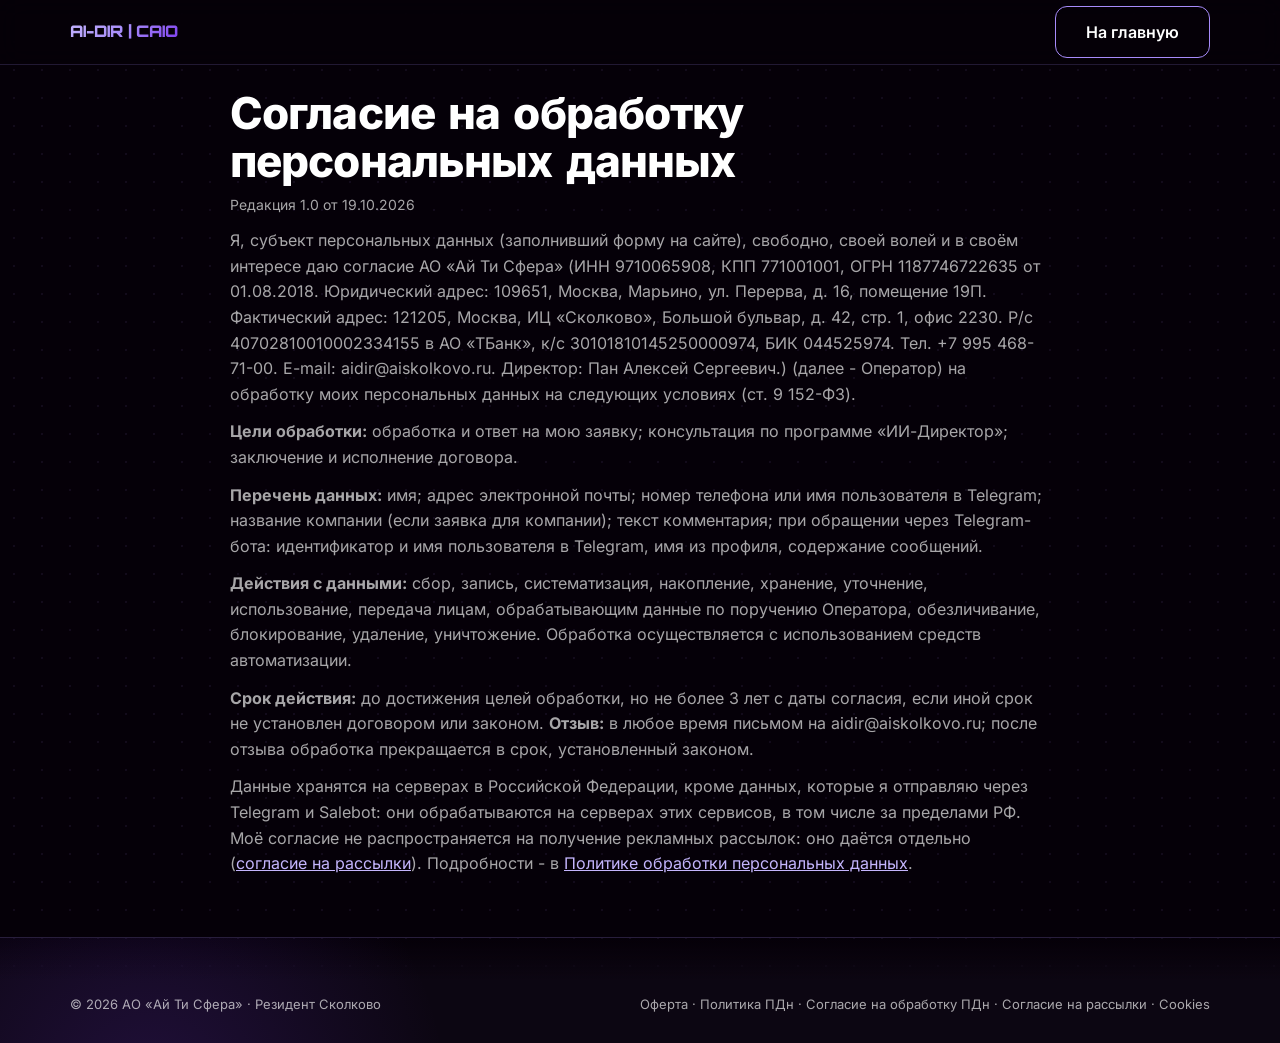
<file: legal/consent.html>
<!doctype html><html lang="ru"><head><meta charset="utf-8"><meta name="viewport" content="width=device-width,initial-scale=1,viewport-fit=cover"><meta name="theme-color" content="#050008">
<link rel="icon" type="image/svg+xml" href="../favicon.svg"><link rel="icon" type="image/png" sizes="32x32" href="../favicon-32.png"><link rel="icon" href="../favicon.ico" sizes="any"><link rel="apple-touch-icon" href="../apple-touch-icon.png"><title>Согласие на обработку персональных данных - AI-DIR</title><meta name="robots" content="noindex">
<link rel="preload" href="../fonts/inter-cyrillic.woff2" as="font" type="font/woff2" crossorigin><link rel="preload" href="../fonts/inter-latin.woff2" as="font" type="font/woff2" crossorigin>
<script src="../theme.js"></script><link rel="stylesheet" href="../style.css"></head><body>
<header><div class="wrap"><a class="logo grad" href="../">AI-DIR | CAIO</a><div class="hdr-actions"><button type="button" class="theme-toggle" id="themeToggle" aria-label="Переключить тему: день / ночь"><svg class="ic-sun" viewBox="0 0 24 24" width="16" height="16" fill="none" stroke="currentColor" stroke-width="2" stroke-linecap="round"><circle cx="12" cy="12" r="4"/><path d="M12 2v2M12 20v2M4.9 4.9l1.4 1.4M17.7 17.7l1.4 1.4M2 12h2M20 12h2M4.9 19.1l1.4-1.4M17.7 6.3l1.4-1.4"/></svg><span class="knob"></span><svg class="ic-moon" viewBox="0 0 24 24" width="16" height="16" fill="none" stroke="currentColor" stroke-width="2" stroke-linecap="round" stroke-linejoin="round"><path d="M21 12.8A9 9 0 1 1 11.2 3a7 7 0 0 0 9.8 9.8z"/></svg></button><a class="btn ghost" href="../">На главную</a></div></div></header>
<main><section><div class="wrap doc"><h1 class="doc-h">Согласие на обработку персональных данных</h1><p class="doc-v">Редакция 1.0 от 19.10.2026</p>
<p>Я, субъект персональных данных (заполнивший форму на сайте), свободно, своей волей и в своём интересе даю согласие АО «Ай Ти Сфера» (ИНН 9710065908, КПП 771001001, ОГРН 1187746722635 от 01.08.2018. Юридический адрес: 109651, Москва, Марьино, ул. Перерва, д. 16, помещение 19П. Фактический адрес: 121205, Москва, ИЦ «Сколково», Большой бульвар, д. 42, стр. 1, офис 2230. Р/с 40702810010002334155 в АО «ТБанк», к/с 30101810145250000974, БИК 044525974. Тел. +7 995 468-71-00. E-mail: aidir@aiskolkovo.ru. Директор: Пан Алексей Сергеевич.) (далее - Оператор) на обработку моих персональных данных на следующих условиях (ст. 9 152-ФЗ).</p>
<p><strong>Цели обработки:</strong> обработка и ответ на мою заявку; консультация по программе «ИИ-Директор»; заключение и исполнение договора.</p>
<p><strong>Перечень данных:</strong> имя; адрес электронной почты; номер телефона или имя пользователя в Telegram; название компании (если заявка для компании); текст комментария; при обращении через Telegram-бота: идентификатор и имя пользователя в Telegram, имя из профиля, содержание сообщений.</p>
<p><strong>Действия с данными:</strong> сбор, запись, систематизация, накопление, хранение, уточнение, использование, передача лицам, обрабатывающим данные по поручению Оператора, обезличивание, блокирование, удаление, уничтожение. Обработка осуществляется с использованием средств автоматизации.</p>
<p><strong>Срок действия:</strong> до достижения целей обработки, но не более 3 лет с даты согласия, если иной срок не установлен договором или законом. <strong>Отзыв:</strong> в любое время письмом на aidir@aiskolkovo.ru; после отзыва обработка прекращается в срок, установленный законом.</p>
<p>Данные хранятся на серверах в Российской Федерации, кроме данных, которые я отправляю через Telegram и Salebot: они обрабатываются на серверах этих сервисов, в том числе за пределами РФ. Моё согласие не распространяется на получение рекламных рассылок: оно даётся отдельно (<a href="mailing.html">согласие на рассылки</a>). Подробности - в <a href="privacy.html">Политике обработки персональных данных</a>.</p>
</div></section></main>
<footer><div class="wrap"><div class="f-bottom" style="border:0;margin:0;padding:0"><span>© 2026 АО «Ай Ти Сфера» · <a href="../docs/skolkovo-registry-extract.pdf" target="_blank" rel="noopener">Резидент Сколково</a></span><span><a href="offer.html">Оферта</a> · <a href="privacy.html">Политика ПДн</a> · <a href="consent.html">Согласие на обработку ПДн</a> · <a href="mailing.html">Согласие на рассылки</a> · <a href="cookies.html">Cookies</a></span></div></div></footer>
</body></html>
</file>
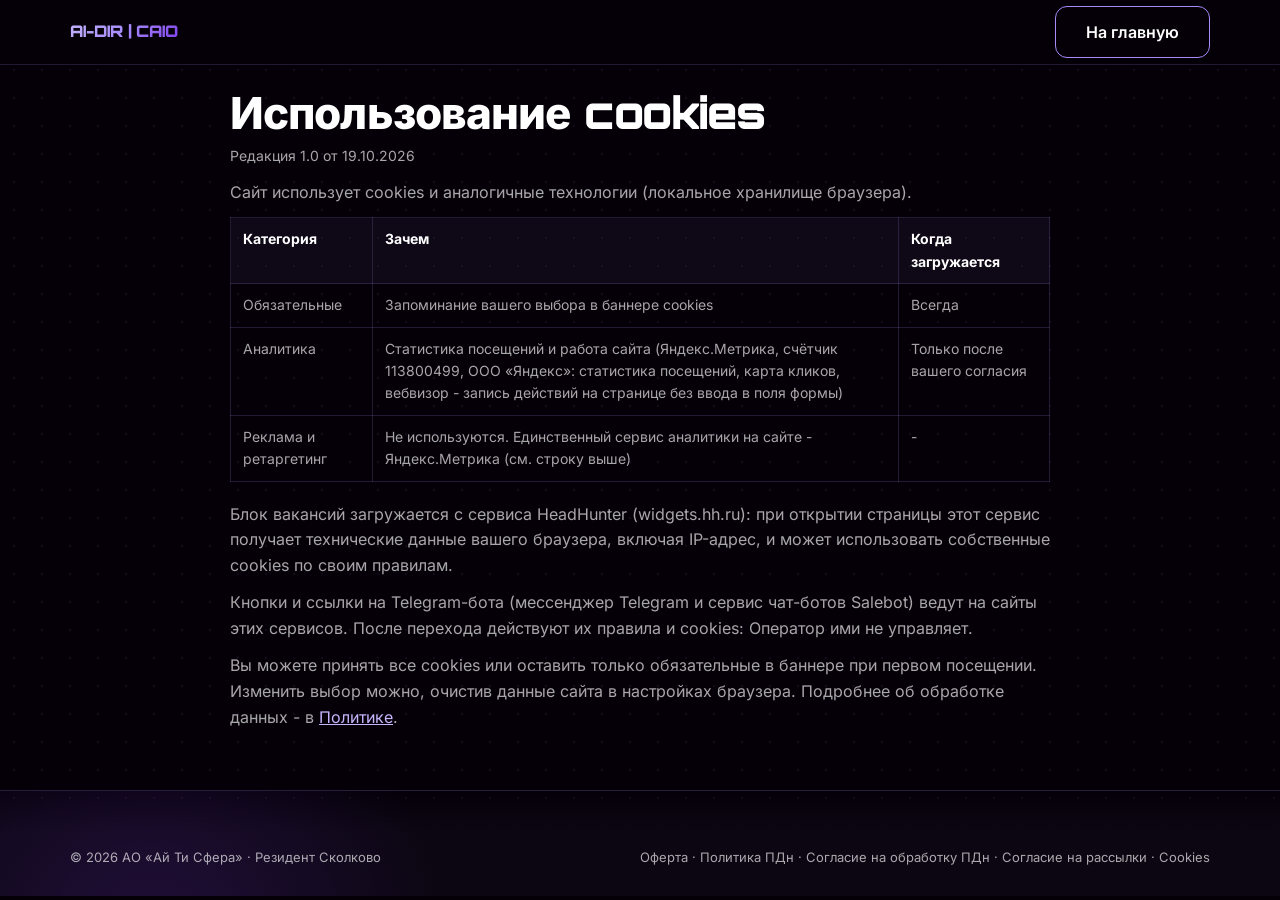
<file: legal/cookies.html>
<!doctype html><html lang="ru"><head><meta charset="utf-8"><meta name="viewport" content="width=device-width,initial-scale=1,viewport-fit=cover"><meta name="theme-color" content="#050008">
<link rel="icon" type="image/svg+xml" href="../favicon.svg"><link rel="icon" type="image/png" sizes="32x32" href="../favicon-32.png"><link rel="icon" href="../favicon.ico" sizes="any"><link rel="apple-touch-icon" href="../apple-touch-icon.png"><title>Использование cookies - AI-DIR</title><meta name="robots" content="noindex">
<link rel="preload" href="../fonts/inter-cyrillic.woff2" as="font" type="font/woff2" crossorigin><link rel="preload" href="../fonts/inter-latin.woff2" as="font" type="font/woff2" crossorigin>
<script src="../theme.js"></script><link rel="stylesheet" href="../style.css"></head><body>
<header><div class="wrap"><a class="logo grad" href="../">AI-DIR | CAIO</a><div class="hdr-actions"><button type="button" class="theme-toggle" id="themeToggle" aria-label="Переключить тему: день / ночь"><svg class="ic-sun" viewBox="0 0 24 24" width="16" height="16" fill="none" stroke="currentColor" stroke-width="2" stroke-linecap="round"><circle cx="12" cy="12" r="4"/><path d="M12 2v2M12 20v2M4.9 4.9l1.4 1.4M17.7 17.7l1.4 1.4M2 12h2M20 12h2M4.9 19.1l1.4-1.4M17.7 6.3l1.4-1.4"/></svg><span class="knob"></span><svg class="ic-moon" viewBox="0 0 24 24" width="16" height="16" fill="none" stroke="currentColor" stroke-width="2" stroke-linecap="round" stroke-linejoin="round"><path d="M21 12.8A9 9 0 1 1 11.2 3a7 7 0 0 0 9.8 9.8z"/></svg></button><a class="btn ghost" href="../">На главную</a></div></div></header>
<main><section><div class="wrap doc"><h1 class="doc-h">Использование cookies</h1><p class="doc-v">Редакция 1.0 от 19.10.2026</p>
<p>Сайт использует cookies и аналогичные технологии (локальное хранилище браузера).</p>
<table class="doc-t"><tr><th>Категория</th><th>Зачем</th><th>Когда загружается</th></tr>
<tr><td>Обязательные</td><td>Запоминание вашего выбора в баннере cookies</td><td>Всегда</td></tr>
<tr><td>Аналитика</td><td>Статистика посещений и работа сайта (Яндекс.Метрика, счётчик 113800499, ООО «Яндекс»: статистика посещений, карта кликов, вебвизор - запись действий на странице без ввода в поля формы)</td><td>Только после вашего согласия</td></tr>
<tr><td>Реклама и ретаргетинг</td><td>Не используются. Единственный сервис аналитики на сайте - Яндекс.Метрика (см. строку выше)</td><td>-</td></tr></table>
<p>Блок вакансий загружается с сервиса HeadHunter (widgets.hh.ru): при открытии страницы этот сервис получает технические данные вашего браузера, включая IP-адрес, и может использовать собственные cookies по своим правилам.</p>
<p>Кнопки и ссылки на Telegram-бота (мессенджер Telegram и сервис чат-ботов Salebot) ведут на сайты этих сервисов. После перехода действуют их правила и cookies: Оператор ими не управляет.</p>
<p>Вы можете принять все cookies или оставить только обязательные в баннере при первом посещении. Изменить выбор можно, очистив данные сайта в настройках браузера. Подробнее об обработке данных - в <a href="privacy.html">Политике</a>.</p>
</div></section></main>
<footer><div class="wrap"><div class="f-bottom" style="border:0;margin:0;padding:0"><span>© 2026 АО «Ай Ти Сфера» · <a href="../docs/skolkovo-registry-extract.pdf" target="_blank" rel="noopener">Резидент Сколково</a></span><span><a href="offer.html">Оферта</a> · <a href="privacy.html">Политика ПДн</a> · <a href="consent.html">Согласие на обработку ПДн</a> · <a href="mailing.html">Согласие на рассылки</a> · <a href="cookies.html">Cookies</a></span></div></div></footer>
</body></html>
</file>
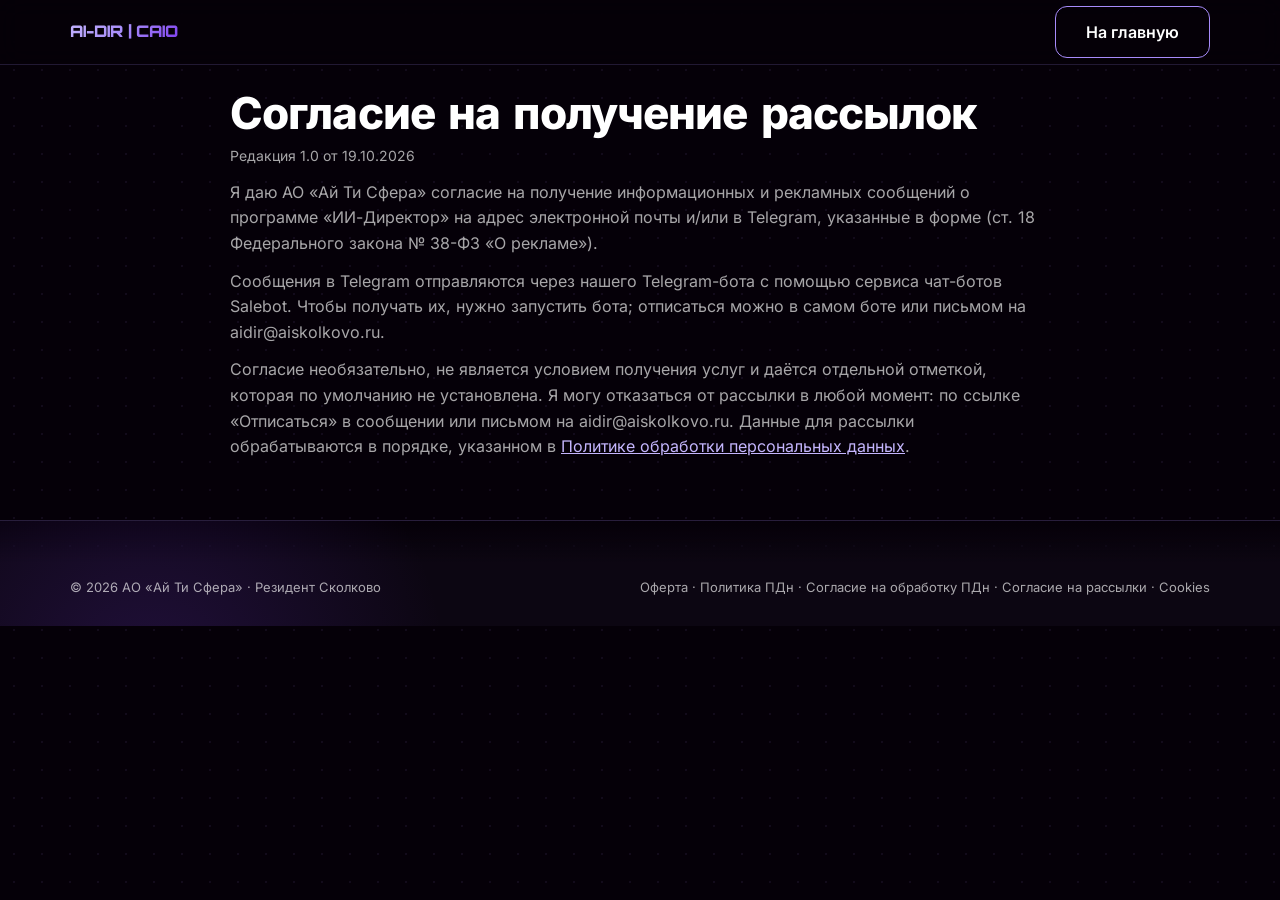
<file: legal/mailing.html>
<!doctype html><html lang="ru"><head><meta charset="utf-8"><meta name="viewport" content="width=device-width,initial-scale=1,viewport-fit=cover"><meta name="theme-color" content="#050008">
<link rel="icon" type="image/svg+xml" href="../favicon.svg"><link rel="icon" type="image/png" sizes="32x32" href="../favicon-32.png"><link rel="icon" href="../favicon.ico" sizes="any"><link rel="apple-touch-icon" href="../apple-touch-icon.png"><title>Согласие на получение рассылок - AI-DIR</title><meta name="robots" content="noindex">
<link rel="preload" href="../fonts/inter-cyrillic.woff2" as="font" type="font/woff2" crossorigin><link rel="preload" href="../fonts/inter-latin.woff2" as="font" type="font/woff2" crossorigin>
<script src="../theme.js"></script><link rel="stylesheet" href="../style.css"></head><body>
<header><div class="wrap"><a class="logo grad" href="../">AI-DIR | CAIO</a><div class="hdr-actions"><button type="button" class="theme-toggle" id="themeToggle" aria-label="Переключить тему: день / ночь"><svg class="ic-sun" viewBox="0 0 24 24" width="16" height="16" fill="none" stroke="currentColor" stroke-width="2" stroke-linecap="round"><circle cx="12" cy="12" r="4"/><path d="M12 2v2M12 20v2M4.9 4.9l1.4 1.4M17.7 17.7l1.4 1.4M2 12h2M20 12h2M4.9 19.1l1.4-1.4M17.7 6.3l1.4-1.4"/></svg><span class="knob"></span><svg class="ic-moon" viewBox="0 0 24 24" width="16" height="16" fill="none" stroke="currentColor" stroke-width="2" stroke-linecap="round" stroke-linejoin="round"><path d="M21 12.8A9 9 0 1 1 11.2 3a7 7 0 0 0 9.8 9.8z"/></svg></button><a class="btn ghost" href="../">На главную</a></div></div></header>
<main><section><div class="wrap doc"><h1 class="doc-h">Согласие на получение рассылок</h1><p class="doc-v">Редакция 1.0 от 19.10.2026</p>
<p>Я даю АО «Ай Ти Сфера» согласие на получение информационных и рекламных сообщений о программе «ИИ-Директор» на адрес электронной почты и/или в Telegram, указанные в форме (ст. 18 Федерального закона № 38-ФЗ «О рекламе»).</p>
<p>Сообщения в Telegram отправляются через нашего Telegram-бота с помощью сервиса чат-ботов Salebot. Чтобы получать их, нужно запустить бота; отписаться можно в самом боте или письмом на aidir@aiskolkovo.ru.</p>
<p>Согласие необязательно, не является условием получения услуг и даётся отдельной отметкой, которая по умолчанию не установлена. Я могу отказаться от рассылки в любой момент: по ссылке «Отписаться» в сообщении или письмом на aidir@aiskolkovo.ru. Данные для рассылки обрабатываются в порядке, указанном в <a href="privacy.html">Политике обработки персональных данных</a>.</p>
</div></section></main>
<footer><div class="wrap"><div class="f-bottom" style="border:0;margin:0;padding:0"><span>© 2026 АО «Ай Ти Сфера» · <a href="../docs/skolkovo-registry-extract.pdf" target="_blank" rel="noopener">Резидент Сколково</a></span><span><a href="offer.html">Оферта</a> · <a href="privacy.html">Политика ПДн</a> · <a href="consent.html">Согласие на обработку ПДн</a> · <a href="mailing.html">Согласие на рассылки</a> · <a href="cookies.html">Cookies</a></span></div></div></footer>
</body></html>
</file>
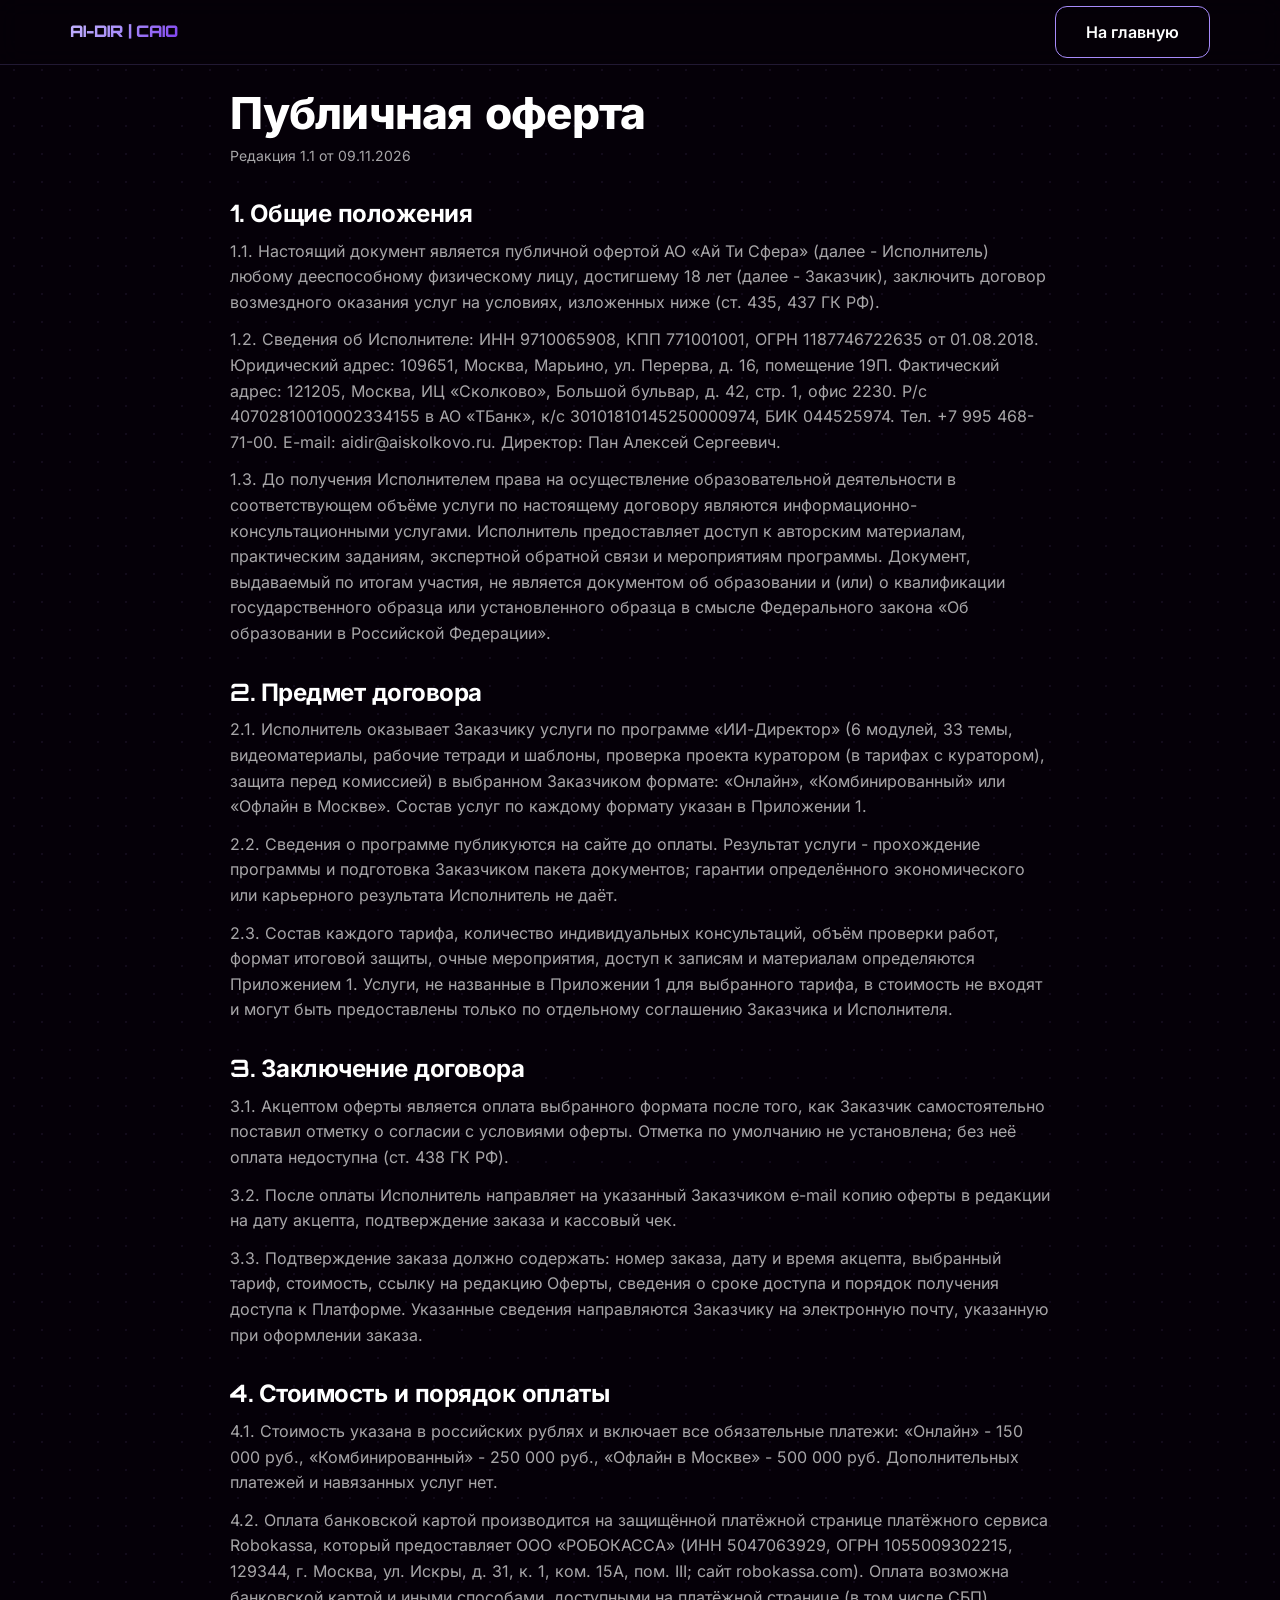
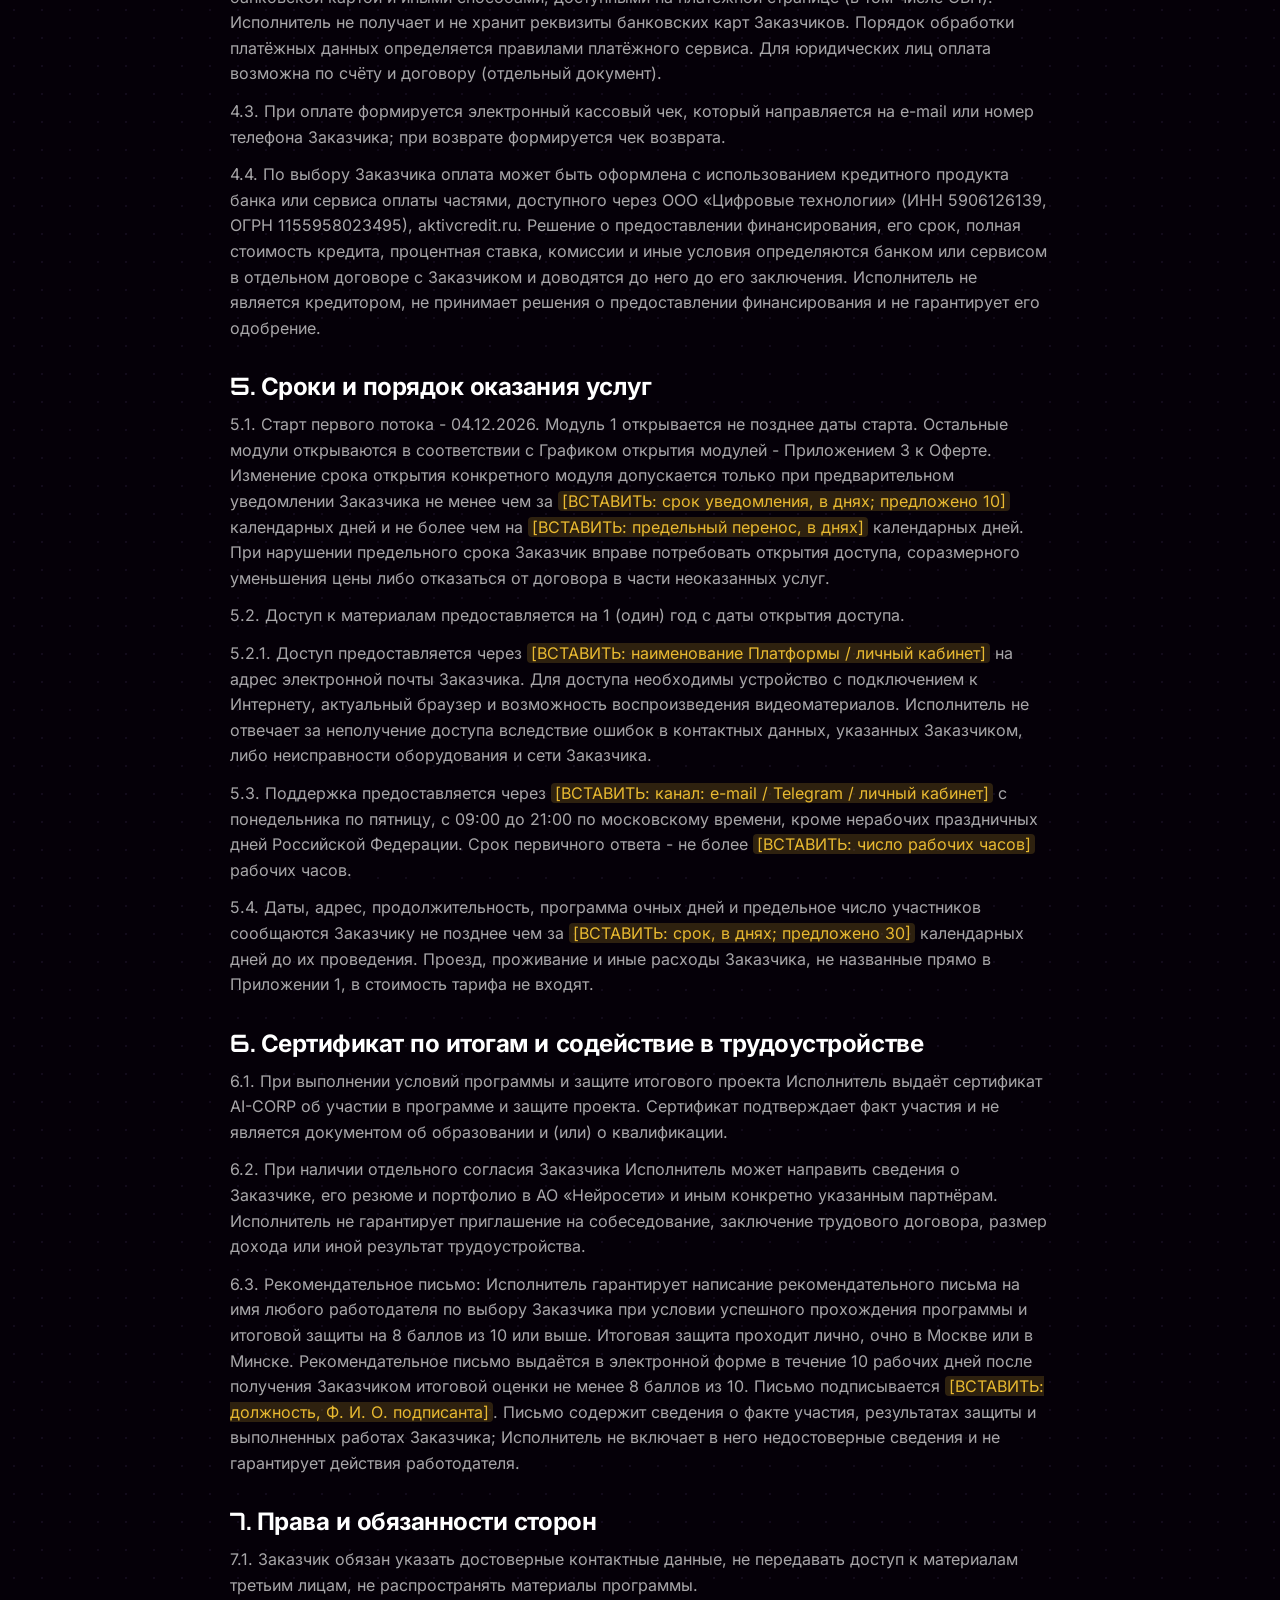
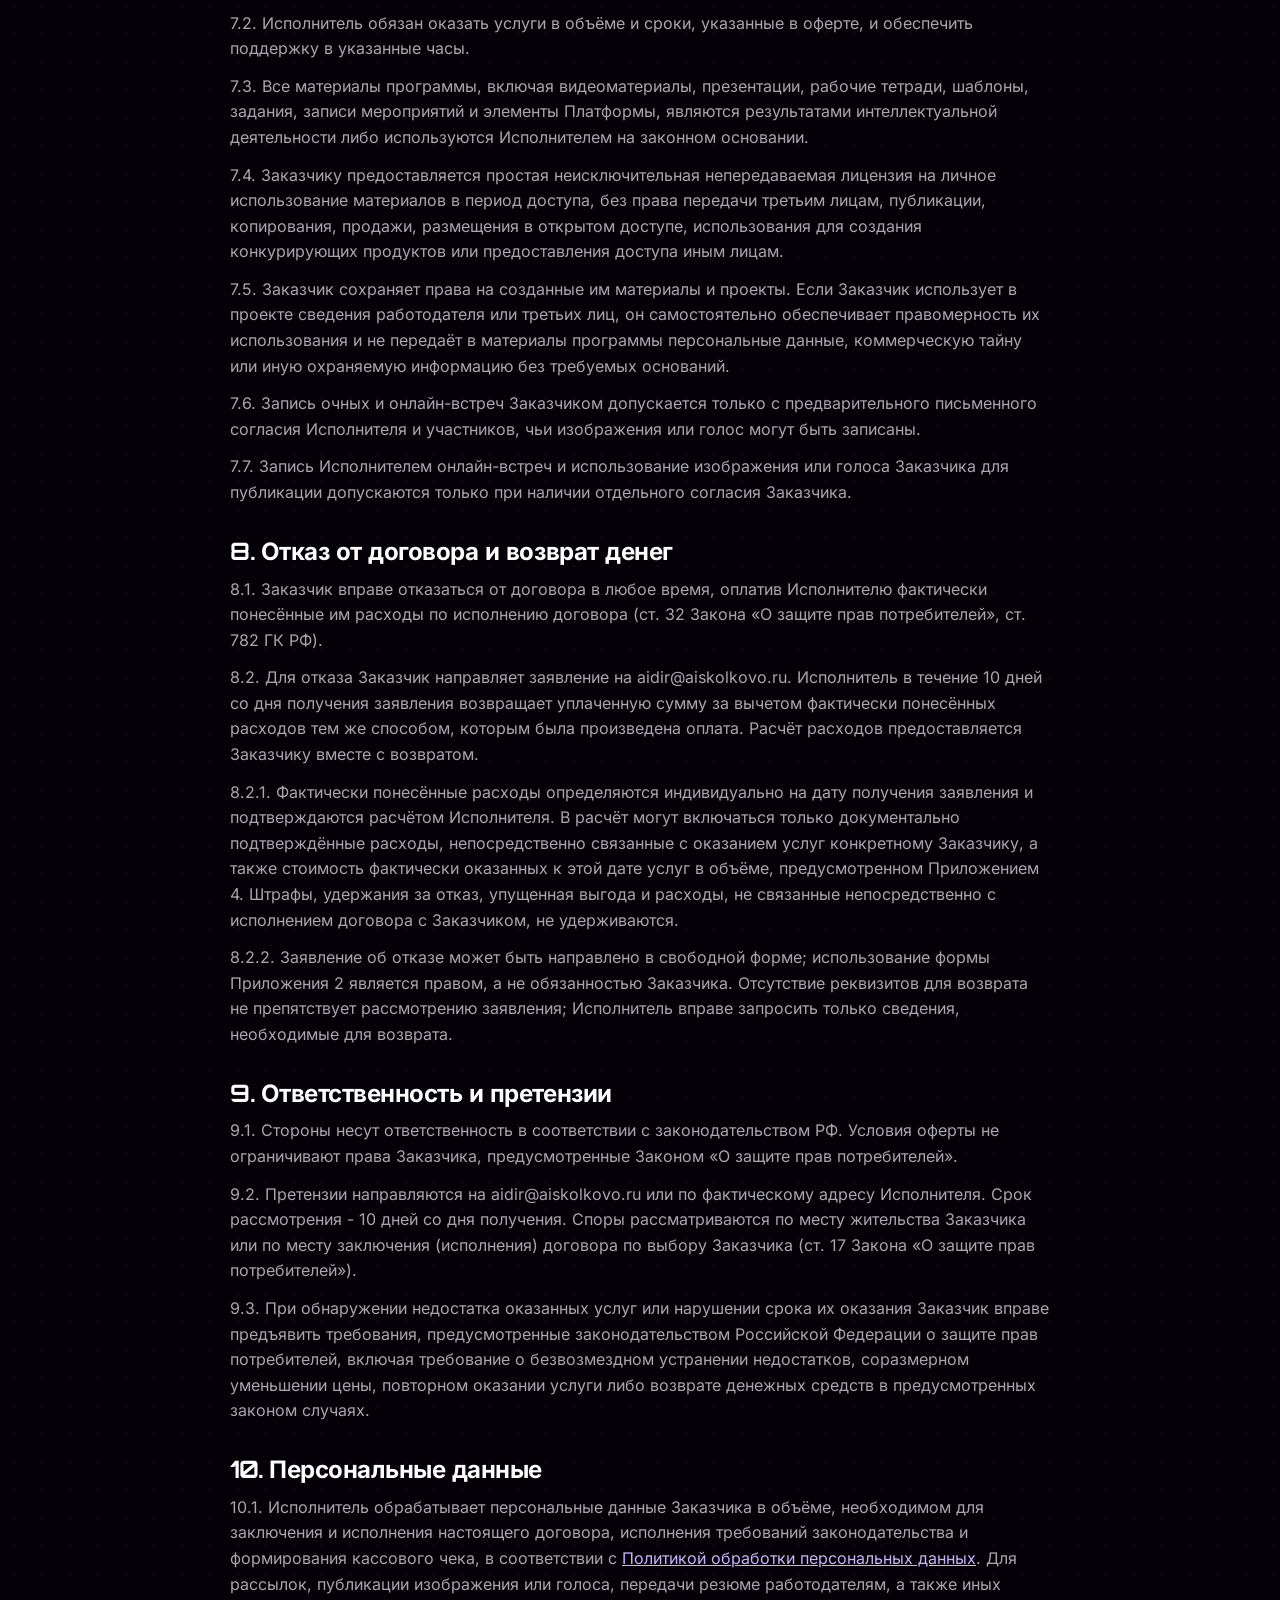
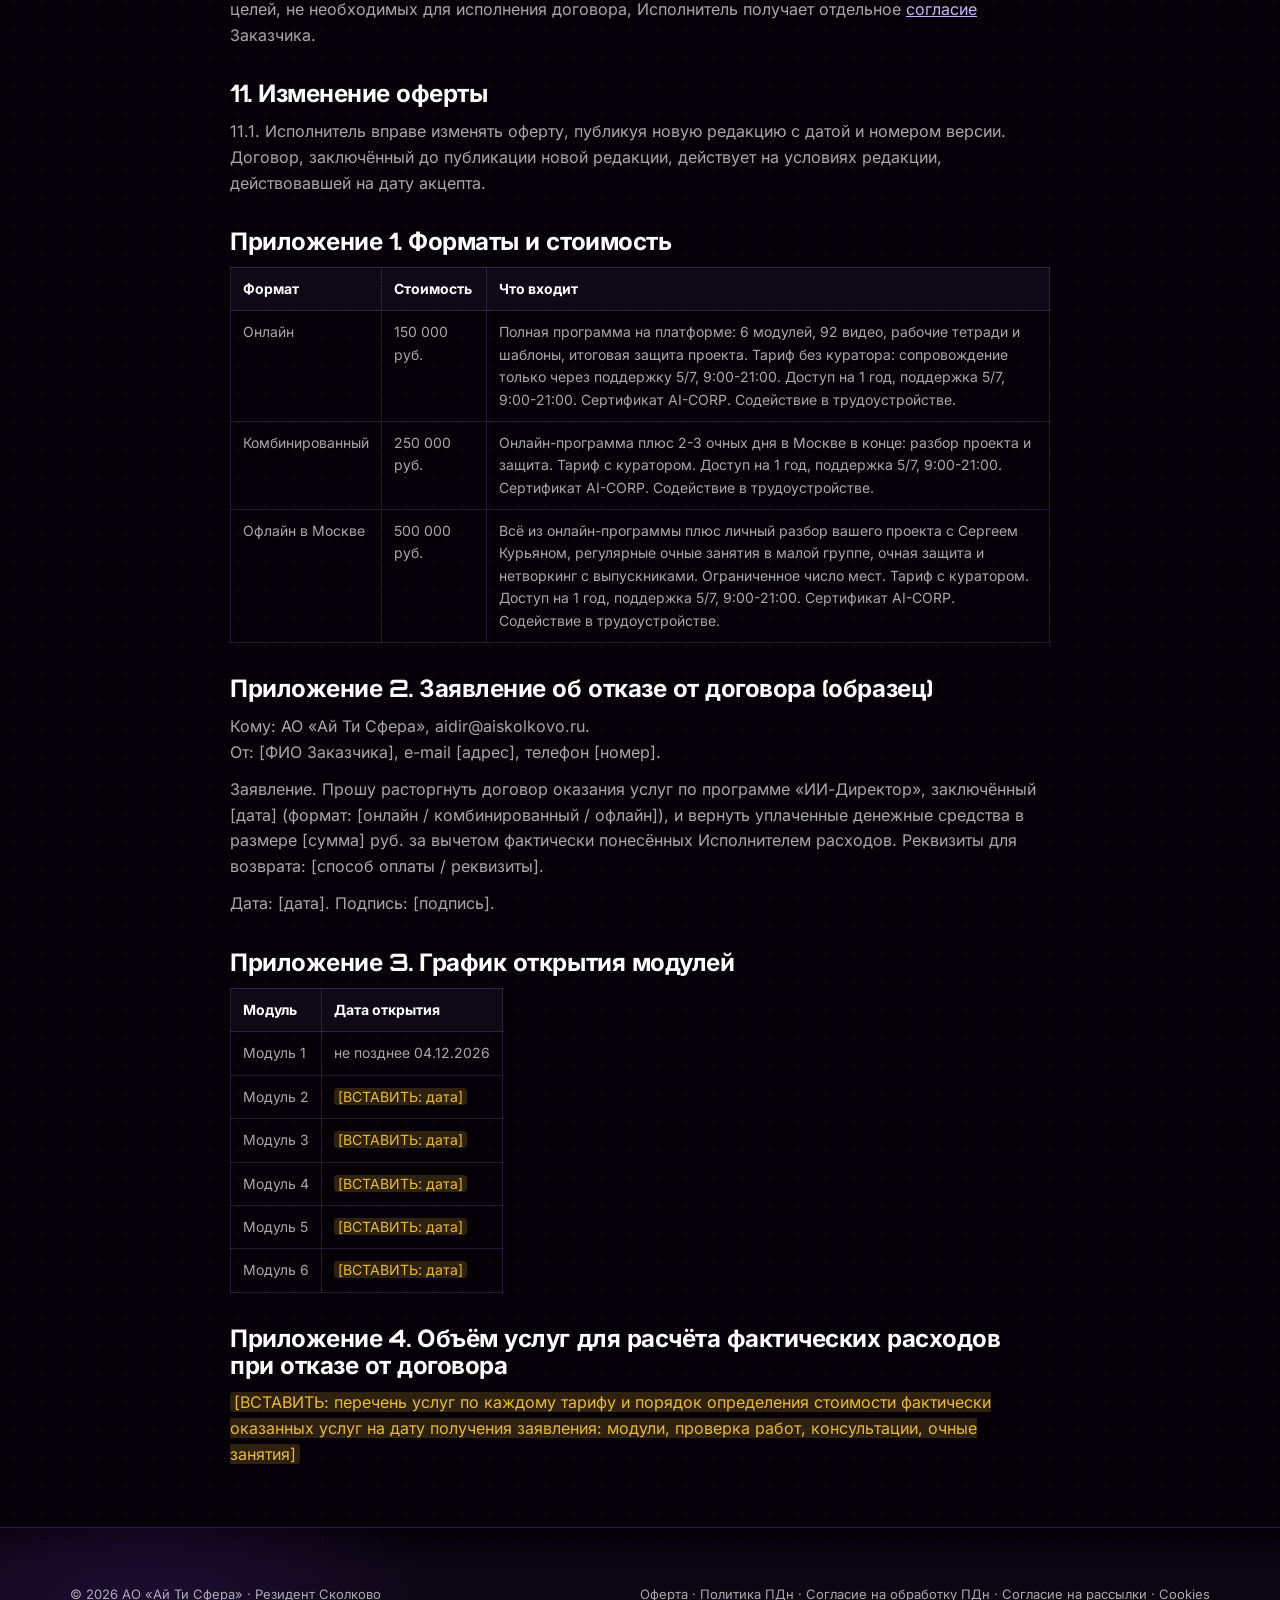
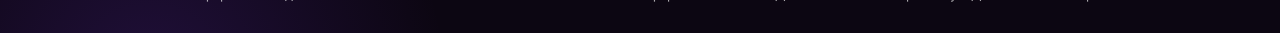
<file: legal/offer.html>
<!doctype html><html lang="ru"><head><meta charset="utf-8"><meta name="viewport" content="width=device-width,initial-scale=1,viewport-fit=cover"><meta name="theme-color" content="#050008">
<link rel="icon" type="image/svg+xml" href="../favicon.svg"><link rel="icon" type="image/png" sizes="32x32" href="../favicon-32.png"><link rel="icon" href="../favicon.ico" sizes="any"><link rel="apple-touch-icon" href="../apple-touch-icon.png"><title>Публичная оферта - AI-DIR</title><meta name="robots" content="noindex">
<link rel="preload" href="../fonts/inter-cyrillic.woff2" as="font" type="font/woff2" crossorigin><link rel="preload" href="../fonts/inter-latin.woff2" as="font" type="font/woff2" crossorigin>
<script src="../theme.js"></script><link rel="stylesheet" href="../style.css"></head><body>
<header><div class="wrap"><a class="logo grad" href="../">AI-DIR | CAIO</a><div class="hdr-actions"><button type="button" class="theme-toggle" id="themeToggle" aria-label="Переключить тему: день / ночь"><svg class="ic-sun" viewBox="0 0 24 24" width="16" height="16" fill="none" stroke="currentColor" stroke-width="2" stroke-linecap="round"><circle cx="12" cy="12" r="4"/><path d="M12 2v2M12 20v2M4.9 4.9l1.4 1.4M17.7 17.7l1.4 1.4M2 12h2M20 12h2M4.9 19.1l1.4-1.4M17.7 6.3l1.4-1.4"/></svg><span class="knob"></span><svg class="ic-moon" viewBox="0 0 24 24" width="16" height="16" fill="none" stroke="currentColor" stroke-width="2" stroke-linecap="round" stroke-linejoin="round"><path d="M21 12.8A9 9 0 1 1 11.2 3a7 7 0 0 0 9.8 9.8z"/></svg></button><a class="btn ghost" href="../">На главную</a></div></div></header>
<main><section><div class="wrap doc"><h1 class="doc-h">Публичная оферта</h1><p class="doc-v">Редакция 1.1 от 09.11.2026</p>
<h2>1. Общие положения</h2>
<p>1.1. Настоящий документ является публичной офертой АО «Ай Ти Сфера» (далее - Исполнитель) любому дееспособному физическому лицу, достигшему 18 лет (далее - Заказчик), заключить договор возмездного оказания услуг на условиях, изложенных ниже (ст. 435, 437 ГК РФ).</p>
<p>1.2. Сведения об Исполнителе: ИНН 9710065908, КПП 771001001, ОГРН 1187746722635 от 01.08.2018. Юридический адрес: 109651, Москва, Марьино, ул. Перерва, д. 16, помещение 19П. Фактический адрес: 121205, Москва, ИЦ «Сколково», Большой бульвар, д. 42, стр. 1, офис 2230. Р/с 40702810010002334155 в АО «ТБанк», к/с 30101810145250000974, БИК 044525974. Тел. +7 995 468-71-00. E-mail: aidir@aiskolkovo.ru. Директор: Пан Алексей Сергеевич.</p>
<p>1.3. До получения Исполнителем права на осуществление образовательной деятельности в соответствующем объёме услуги по настоящему договору являются информационно-консультационными услугами. Исполнитель предоставляет доступ к авторским материалам, практическим заданиям, экспертной обратной связи и мероприятиям программы. Документ, выдаваемый по итогам участия, не является документом об образовании и (или) о квалификации государственного образца или установленного образца в смысле Федерального закона «Об образовании в Российской Федерации».</p>
<h2>2. Предмет договора</h2>
<p>2.1. Исполнитель оказывает Заказчику услуги по программе «ИИ-Директор» (6 модулей, 33 темы, видеоматериалы, рабочие тетради и шаблоны, проверка проекта куратором (в тарифах с куратором), защита перед комиссией) в выбранном Заказчиком формате: «Онлайн», «Комбинированный» или «Офлайн в Москве». Состав услуг по каждому формату указан в Приложении 1.</p>
<p>2.2. Сведения о программе публикуются на сайте до оплаты. Результат услуги - прохождение программы и подготовка Заказчиком пакета документов; гарантии определённого экономического или карьерного результата Исполнитель не даёт.</p>
<p>2.3. Состав каждого тарифа, количество индивидуальных консультаций, объём проверки работ, формат итоговой защиты, очные мероприятия, доступ к записям и материалам определяются Приложением 1. Услуги, не названные в Приложении 1 для выбранного тарифа, в стоимость не входят и могут быть предоставлены только по отдельному соглашению Заказчика и Исполнителя.</p>
<h2>3. Заключение договора</h2>
<p>3.1. Акцептом оферты является оплата выбранного формата после того, как Заказчик самостоятельно поставил отметку о согласии с условиями оферты. Отметка по умолчанию не установлена; без неё оплата недоступна (ст. 438 ГК РФ).</p>
<p>3.2. После оплаты Исполнитель направляет на указанный Заказчиком e-mail копию оферты в редакции на дату акцепта, подтверждение заказа и кассовый чек.</p>
<p>3.3. Подтверждение заказа должно содержать: номер заказа, дату и время акцепта, выбранный тариф, стоимость, ссылку на редакцию Оферты, сведения о сроке доступа и порядок получения доступа к Платформе. Указанные сведения направляются Заказчику на электронную почту, указанную при оформлении заказа.</p>
<h2>4. Стоимость и порядок оплаты</h2>
<p>4.1. Стоимость указана в российских рублях и включает все обязательные платежи: «Онлайн» - 150 000 руб., «Комбинированный» - 250 000 руб., «Офлайн в Москве» - 500 000 руб. Дополнительных платежей и навязанных услуг нет.</p>
<p>4.2. Оплата банковской картой производится на защищённой платёжной странице платёжного сервиса Robokassa, который предоставляет ООО «РОБОКАССА» (ИНН 5047063929, ОГРН 1055009302215, 129344, г. Москва, ул. Искры, д. 31, к. 1, ком. 15А, пом. III; сайт robokassa.com). Оплата возможна банковской картой и иными способами, доступными на платёжной странице (в том числе СБП). Исполнитель не получает и не хранит реквизиты банковских карт Заказчиков. Порядок обработки платёжных данных определяется правилами платёжного сервиса. Для юридических лиц оплата возможна по счёту и договору (отдельный документ).</p>
<p>4.3. При оплате формируется электронный кассовый чек, который направляется на e-mail или номер телефона Заказчика; при возврате формируется чек возврата.</p>
<p>4.4. По выбору Заказчика оплата может быть оформлена с использованием кредитного продукта банка или сервиса оплаты частями, доступного через ООО «Цифровые технологии» (ИНН 5906126139, ОГРН 1155958023495), aktivcredit.ru. Решение о предоставлении финансирования, его срок, полная стоимость кредита, процентная ставка, комиссии и иные условия определяются банком или сервисом в отдельном договоре с Заказчиком и доводятся до него до его заключения. Исполнитель не является кредитором, не принимает решения о предоставлении финансирования и не гарантирует его одобрение.</p>
<h2>5. Сроки и порядок оказания услуг</h2>
<p>5.1. Старт первого потока - 04.12.2026. Модуль 1 открывается не позднее даты старта. Остальные модули открываются в соответствии с Графиком открытия модулей - Приложением 3 к Оферте. Изменение срока открытия конкретного модуля допускается только при предварительном уведомлении Заказчика не менее чем за <span class="ins">[ВСТАВИТЬ: срок уведомления, в днях; предложено 10]</span> календарных дней и не более чем на <span class="ins">[ВСТАВИТЬ: предельный перенос, в днях]</span> календарных дней. При нарушении предельного срока Заказчик вправе потребовать открытия доступа, соразмерного уменьшения цены либо отказаться от договора в части неоказанных услуг.</p>
<p>5.2. Доступ к материалам предоставляется на 1 (один) год с даты открытия доступа.</p>
<p>5.2.1. Доступ предоставляется через <span class="ins">[ВСТАВИТЬ: наименование Платформы / личный кабинет]</span> на адрес электронной почты Заказчика. Для доступа необходимы устройство с подключением к Интернету, актуальный браузер и возможность воспроизведения видеоматериалов. Исполнитель не отвечает за неполучение доступа вследствие ошибок в контактных данных, указанных Заказчиком, либо неисправности оборудования и сети Заказчика.</p>
<p>5.3. Поддержка предоставляется через <span class="ins">[ВСТАВИТЬ: канал: e-mail / Telegram / личный кабинет]</span> с понедельника по пятницу, с 09:00 до 21:00 по московскому времени, кроме нерабочих праздничных дней Российской Федерации. Срок первичного ответа - не более <span class="ins">[ВСТАВИТЬ: число рабочих часов]</span> рабочих часов.</p>
<p>5.4. Даты, адрес, продолжительность, программа очных дней и предельное число участников сообщаются Заказчику не позднее чем за <span class="ins">[ВСТАВИТЬ: срок, в днях; предложено 30]</span> календарных дней до их проведения. Проезд, проживание и иные расходы Заказчика, не названные прямо в Приложении 1, в стоимость тарифа не входят.</p>
<h2>6. Сертификат по итогам и содействие в трудоустройстве</h2>
<p>6.1. При выполнении условий программы и защите итогового проекта Исполнитель выдаёт сертификат AI-CORP об участии в программе и защите проекта. Сертификат подтверждает факт участия и не является документом об образовании и (или) о квалификации.</p>
<p>6.2. При наличии отдельного согласия Заказчика Исполнитель может направить сведения о Заказчике, его резюме и портфолио в АО «Нейросети» и иным конкретно указанным партнёрам. Исполнитель не гарантирует приглашение на собеседование, заключение трудового договора, размер дохода или иной результат трудоустройства.</p>
<p>6.3. Рекомендательное письмо: Исполнитель гарантирует написание рекомендательного письма на имя любого работодателя по выбору Заказчика при условии успешного прохождения программы и итоговой защиты на 8 баллов из 10 или выше. Итоговая защита проходит лично, очно в Москве или в Минске. Рекомендательное письмо выдаётся в электронной форме в течение 10 рабочих дней после получения Заказчиком итоговой оценки не менее 8 баллов из 10. Письмо подписывается <span class="ins">[ВСТАВИТЬ: должность, Ф. И. О. подписанта]</span>. Письмо содержит сведения о факте участия, результатах защиты и выполненных работах Заказчика; Исполнитель не включает в него недостоверные сведения и не гарантирует действия работодателя.</p>
<h2>7. Права и обязанности сторон</h2>
<p>7.1. Заказчик обязан указать достоверные контактные данные, не передавать доступ к материалам третьим лицам, не распространять материалы программы.</p>
<p>7.2. Исполнитель обязан оказать услуги в объёме и сроки, указанные в оферте, и обеспечить поддержку в указанные часы.</p>
<p>7.3. Все материалы программы, включая видеоматериалы, презентации, рабочие тетради, шаблоны, задания, записи мероприятий и элементы Платформы, являются результатами интеллектуальной деятельности либо используются Исполнителем на законном основании.</p>
<p>7.4. Заказчику предоставляется простая неисключительная непередаваемая лицензия на личное использование материалов в период доступа, без права передачи третьим лицам, публикации, копирования, продажи, размещения в открытом доступе, использования для создания конкурирующих продуктов или предоставления доступа иным лицам.</p>
<p>7.5. Заказчик сохраняет права на созданные им материалы и проекты. Если Заказчик использует в проекте сведения работодателя или третьих лиц, он самостоятельно обеспечивает правомерность их использования и не передаёт в материалы программы персональные данные, коммерческую тайну или иную охраняемую информацию без требуемых оснований.</p>
<p>7.6. Запись очных и онлайн-встреч Заказчиком допускается только с предварительного письменного согласия Исполнителя и участников, чьи изображения или голос могут быть записаны.</p>
<p>7.7. Запись Исполнителем онлайн-встреч и использование изображения или голоса Заказчика для публикации допускаются только при наличии отдельного согласия Заказчика.</p>
<h2>8. Отказ от договора и возврат денег</h2>
<p>8.1. Заказчик вправе отказаться от договора в любое время, оплатив Исполнителю фактически понесённые им расходы по исполнению договора (ст. 32 Закона «О защите прав потребителей», ст. 782 ГК РФ).</p>
<p>8.2. Для отказа Заказчик направляет заявление на aidir@aiskolkovo.ru. Исполнитель в течение 10 дней со дня получения заявления возвращает уплаченную сумму за вычетом фактически понесённых расходов тем же способом, которым была произведена оплата. Расчёт расходов предоставляется Заказчику вместе с возвратом.</p>
<p>8.2.1. Фактически понесённые расходы определяются индивидуально на дату получения заявления и подтверждаются расчётом Исполнителя. В расчёт могут включаться только документально подтверждённые расходы, непосредственно связанные с оказанием услуг конкретному Заказчику, а также стоимость фактически оказанных к этой дате услуг в объёме, предусмотренном Приложением 4. Штрафы, удержания за отказ, упущенная выгода и расходы, не связанные непосредственно с исполнением договора с Заказчиком, не удерживаются.</p>
<p>8.2.2. Заявление об отказе может быть направлено в свободной форме; использование формы Приложения 2 является правом, а не обязанностью Заказчика. Отсутствие реквизитов для возврата не препятствует рассмотрению заявления; Исполнитель вправе запросить только сведения, необходимые для возврата.</p>
<h2>9. Ответственность и претензии</h2>
<p>9.1. Стороны несут ответственность в соответствии с законодательством РФ. Условия оферты не ограничивают права Заказчика, предусмотренные Законом «О защите прав потребителей».</p>
<p>9.2. Претензии направляются на aidir@aiskolkovo.ru или по фактическому адресу Исполнителя. Срок рассмотрения - 10 дней со дня получения. Споры рассматриваются по месту жительства Заказчика или по месту заключения (исполнения) договора по выбору Заказчика (ст. 17 Закона «О защите прав потребителей»).</p>
<p>9.3. При обнаружении недостатка оказанных услуг или нарушении срока их оказания Заказчик вправе предъявить требования, предусмотренные законодательством Российской Федерации о защите прав потребителей, включая требование о безвозмездном устранении недостатков, соразмерном уменьшении цены, повторном оказании услуги либо возврате денежных средств в предусмотренных законом случаях.</p>
<h2>10. Персональные данные</h2>
<p>10.1. Исполнитель обрабатывает персональные данные Заказчика в объёме, необходимом для заключения и исполнения настоящего договора, исполнения требований законодательства и формирования кассового чека, в соответствии с <a href="privacy.html">Политикой обработки персональных данных</a>. Для рассылок, публикации изображения или голоса, передачи резюме работодателям, а также иных целей, не необходимых для исполнения договора, Исполнитель получает отдельное <a href="consent.html">согласие</a> Заказчика.</p>
<h2>11. Изменение оферты</h2>
<p>11.1. Исполнитель вправе изменять оферту, публикуя новую редакцию с датой и номером версии. Договор, заключённый до публикации новой редакции, действует на условиях редакции, действовавшей на дату акцепта.</p>
<h2>Приложение 1. Форматы и стоимость</h2>
<table class="doc-t"><tr><th>Формат</th><th>Стоимость</th><th>Что входит</th></tr>
<tr><td>Онлайн</td><td>150 000 руб.</td><td>Полная программа на платформе: 6 модулей, 92 видео, рабочие тетради и шаблоны, итоговая защита проекта. Тариф без куратора: сопровождение только через поддержку 5/7, 9:00-21:00. Доступ на 1 год, поддержка 5/7, 9:00-21:00. Сертификат AI-CORP. Содействие в трудоустройстве.</td></tr>
<tr><td>Комбинированный</td><td>250 000 руб.</td><td>Онлайн-программа плюс 2-3 очных дня в Москве в конце: разбор проекта и защита. Тариф с куратором. Доступ на 1 год, поддержка 5/7, 9:00-21:00. Сертификат AI-CORP. Содействие в трудоустройстве.</td></tr>
<tr><td>Офлайн в Москве</td><td>500 000 руб.</td><td>Всё из онлайн-программы плюс личный разбор вашего проекта с Сергеем Курьяном, регулярные очные занятия в малой группе, очная защита и нетворкинг с выпускниками. Ограниченное число мест. Тариф с куратором. Доступ на 1 год, поддержка 5/7, 9:00-21:00. Сертификат AI-CORP. Содействие в трудоустройстве.</td></tr></table>
<h2>Приложение 2. Заявление об отказе от договора (образец)</h2>
<p>Кому: АО «Ай Ти Сфера», aidir@aiskolkovo.ru.<br>От: [ФИО Заказчика], e-mail [адрес], телефон [номер].</p>
<p>Заявление. Прошу расторгнуть договор оказания услуг по программе «ИИ-Директор», заключённый [дата] (формат: [онлайн / комбинированный / офлайн]), и вернуть уплаченные денежные средства в размере [сумма] руб. за вычетом фактически понесённых Исполнителем расходов. Реквизиты для возврата: [способ оплаты / реквизиты].</p>
<p>Дата: [дата]. Подпись: [подпись].</p>
<h2>Приложение 3. График открытия модулей</h2>
<table class="doc-t"><tr><th>Модуль</th><th>Дата открытия</th></tr>
<tr><td>Модуль 1</td><td>не позднее 04.12.2026</td></tr>
<tr><td>Модуль 2</td><td><span class="ins">[ВСТАВИТЬ: дата]</span></td></tr>
<tr><td>Модуль 3</td><td><span class="ins">[ВСТАВИТЬ: дата]</span></td></tr>
<tr><td>Модуль 4</td><td><span class="ins">[ВСТАВИТЬ: дата]</span></td></tr>
<tr><td>Модуль 5</td><td><span class="ins">[ВСТАВИТЬ: дата]</span></td></tr>
<tr><td>Модуль 6</td><td><span class="ins">[ВСТАВИТЬ: дата]</span></td></tr></table>
<h2>Приложение 4. Объём услуг для расчёта фактических расходов при отказе от договора</h2>
<p><span class="ins">[ВСТАВИТЬ: перечень услуг по каждому тарифу и порядок определения стоимости фактически оказанных услуг на дату получения заявления: модули, проверка работ, консультации, очные занятия]</span></p>
</div></section></main>
<footer><div class="wrap"><div class="f-bottom" style="border:0;margin:0;padding:0"><span>© 2026 АО «Ай Ти Сфера» · <a href="../docs/skolkovo-registry-extract.pdf" target="_blank" rel="noopener">Резидент Сколково</a></span><span><a href="offer.html">Оферта</a> · <a href="privacy.html">Политика ПДн</a> · <a href="consent.html">Согласие на обработку ПДн</a> · <a href="mailing.html">Согласие на рассылки</a> · <a href="cookies.html">Cookies</a></span></div></div></footer>
</body></html>
</file>
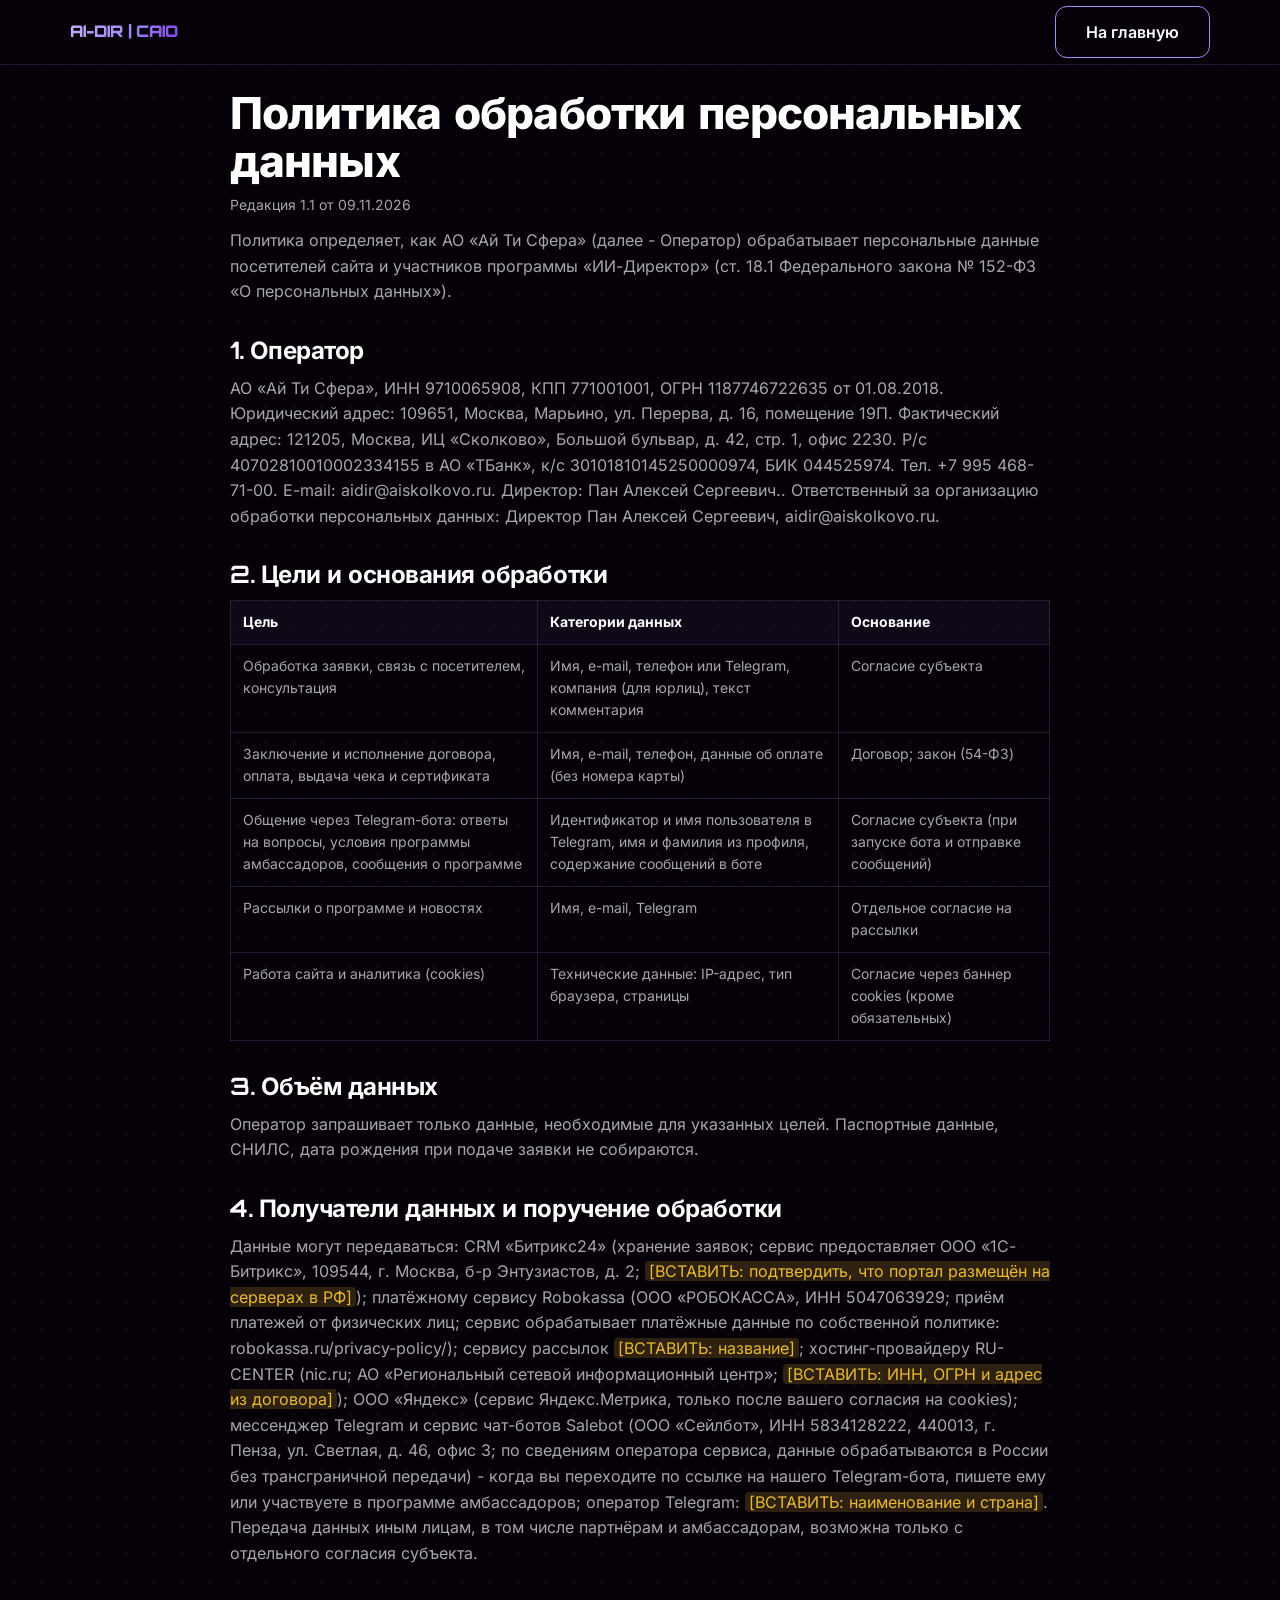
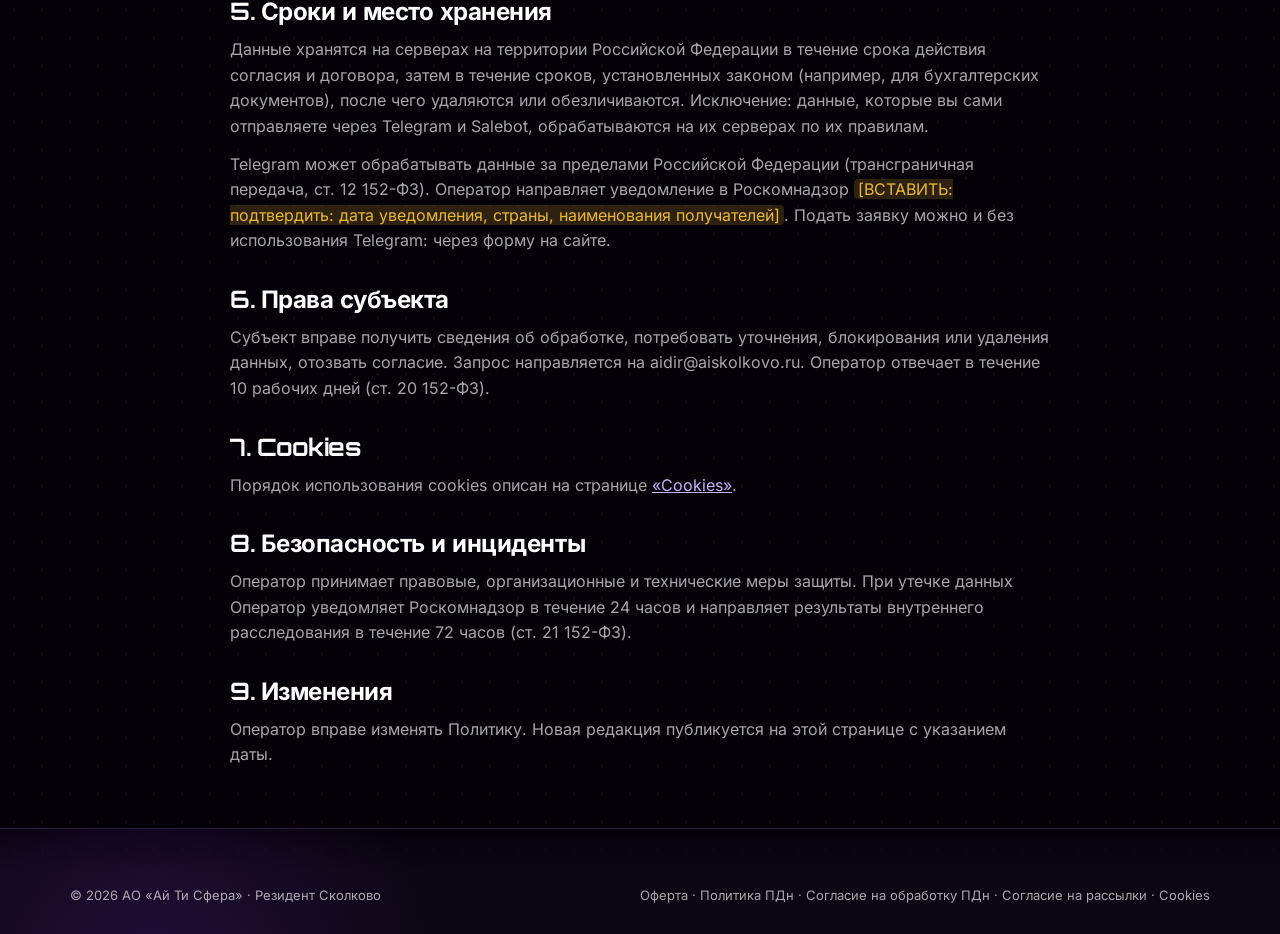
<file: legal/privacy.html>
<!doctype html><html lang="ru"><head><meta charset="utf-8"><meta name="viewport" content="width=device-width,initial-scale=1,viewport-fit=cover"><meta name="theme-color" content="#050008">
<link rel="icon" type="image/svg+xml" href="../favicon.svg"><link rel="icon" type="image/png" sizes="32x32" href="../favicon-32.png"><link rel="icon" href="../favicon.ico" sizes="any"><link rel="apple-touch-icon" href="../apple-touch-icon.png"><title>Политика обработки персональных данных - AI-DIR</title><meta name="robots" content="noindex">
<link rel="preload" href="../fonts/inter-cyrillic.woff2" as="font" type="font/woff2" crossorigin><link rel="preload" href="../fonts/inter-latin.woff2" as="font" type="font/woff2" crossorigin>
<script src="../theme.js"></script><link rel="stylesheet" href="../style.css"></head><body>
<header><div class="wrap"><a class="logo grad" href="../">AI-DIR | CAIO</a><div class="hdr-actions"><button type="button" class="theme-toggle" id="themeToggle" aria-label="Переключить тему: день / ночь"><svg class="ic-sun" viewBox="0 0 24 24" width="16" height="16" fill="none" stroke="currentColor" stroke-width="2" stroke-linecap="round"><circle cx="12" cy="12" r="4"/><path d="M12 2v2M12 20v2M4.9 4.9l1.4 1.4M17.7 17.7l1.4 1.4M2 12h2M20 12h2M4.9 19.1l1.4-1.4M17.7 6.3l1.4-1.4"/></svg><span class="knob"></span><svg class="ic-moon" viewBox="0 0 24 24" width="16" height="16" fill="none" stroke="currentColor" stroke-width="2" stroke-linecap="round" stroke-linejoin="round"><path d="M21 12.8A9 9 0 1 1 11.2 3a7 7 0 0 0 9.8 9.8z"/></svg></button><a class="btn ghost" href="../">На главную</a></div></div></header>
<main><section><div class="wrap doc"><h1 class="doc-h">Политика обработки персональных данных</h1><p class="doc-v">Редакция 1.1 от 09.11.2026</p>
<p>Политика определяет, как АО «Ай Ти Сфера» (далее - Оператор) обрабатывает персональные данные посетителей сайта и участников программы «ИИ-Директор» (ст. 18.1 Федерального закона № 152-ФЗ «О персональных данных»).</p>
<h2>1. Оператор</h2>
<p>АО «Ай Ти Сфера», ИНН 9710065908, КПП 771001001, ОГРН 1187746722635 от 01.08.2018. Юридический адрес: 109651, Москва, Марьино, ул. Перерва, д. 16, помещение 19П. Фактический адрес: 121205, Москва, ИЦ «Сколково», Большой бульвар, д. 42, стр. 1, офис 2230. Р/с 40702810010002334155 в АО «ТБанк», к/с 30101810145250000974, БИК 044525974. Тел. +7 995 468-71-00. E-mail: aidir@aiskolkovo.ru. Директор: Пан Алексей Сергеевич.. Ответственный за организацию обработки персональных данных: Директор Пан Алексей Сергеевич, aidir@aiskolkovo.ru.</p>
<h2>2. Цели и основания обработки</h2>
<table class="doc-t"><tr><th>Цель</th><th>Категории данных</th><th>Основание</th></tr>
<tr><td>Обработка заявки, связь с посетителем, консультация</td><td>Имя, e-mail, телефон или Telegram, компания (для юрлиц), текст комментария</td><td>Согласие субъекта</td></tr>
<tr><td>Заключение и исполнение договора, оплата, выдача чека и сертификата</td><td>Имя, e-mail, телефон, данные об оплате (без номера карты)</td><td>Договор; закон (54-ФЗ)</td></tr>
<tr><td>Общение через Telegram-бота: ответы на вопросы, условия программы амбассадоров, сообщения о программе</td><td>Идентификатор и имя пользователя в Telegram, имя и фамилия из профиля, содержание сообщений в боте</td><td>Согласие субъекта (при запуске бота и отправке сообщений)</td></tr>
<tr><td>Рассылки о программе и новостях</td><td>Имя, e-mail, Telegram</td><td>Отдельное согласие на рассылки</td></tr>
<tr><td>Работа сайта и аналитика (cookies)</td><td>Технические данные: IP-адрес, тип браузера, страницы</td><td>Согласие через баннер cookies (кроме обязательных)</td></tr></table>
<h2>3. Объём данных</h2>
<p>Оператор запрашивает только данные, необходимые для указанных целей. Паспортные данные, СНИЛС, дата рождения при подаче заявки не собираются.</p>
<h2>4. Получатели данных и поручение обработки</h2>
<p>Данные могут передаваться: CRM «Битрикс24» (хранение заявок; сервис предоставляет ООО «1С-Битрикс», 109544, г. Москва, б-р Энтузиастов, д. 2; <span class="ins">[ВСТАВИТЬ: подтвердить, что портал размещён на серверах в РФ]</span>); платёжному сервису Robokassa (ООО «РОБОКАССА», ИНН 5047063929; приём платежей от физических лиц; сервис обрабатывает платёжные данные по собственной политике: robokassa.ru/privacy-policy/); сервису рассылок <span class="ins">[ВСТАВИТЬ: название]</span>; хостинг-провайдеру RU-CENTER (nic.ru; АО «Региональный сетевой информационный центр»; <span class="ins">[ВСТАВИТЬ: ИНН, ОГРН и адрес из договора]</span>); ООО «Яндекс» (сервис Яндекс.Метрика, только после вашего согласия на cookies); мессенджер Telegram и сервис чат-ботов Salebot (ООО «Сейлбот», ИНН 5834128222, 440013, г. Пенза, ул. Светлая, д. 46, офис 3; по сведениям оператора сервиса, данные обрабатываются в России без трансграничной передачи) - когда вы переходите по ссылке на нашего Telegram-бота, пишете ему или участвуете в программе амбассадоров; оператор Telegram: <span class="ins">[ВСТАВИТЬ: наименование и страна]</span>. Передача данных иным лицам, в том числе партнёрам и амбассадорам, возможна только с отдельного согласия субъекта.</p>
<h2>5. Сроки и место хранения</h2>
<p>Данные хранятся на серверах на территории Российской Федерации в течение срока действия согласия и договора, затем в течение сроков, установленных законом (например, для бухгалтерских документов), после чего удаляются или обезличиваются. Исключение: данные, которые вы сами отправляете через Telegram и Salebot, обрабатываются на их серверах по их правилам.</p>
<p>Telegram может обрабатывать данные за пределами Российской Федерации (трансграничная передача, ст. 12 152-ФЗ). Оператор направляет уведомление в Роскомнадзор <span class="ins">[ВСТАВИТЬ: подтвердить: дата уведомления, страны, наименования получателей]</span>. Подать заявку можно и без использования Telegram: через форму на сайте.</p>
<h2>6. Права субъекта</h2>
<p>Субъект вправе получить сведения об обработке, потребовать уточнения, блокирования или удаления данных, отозвать согласие. Запрос направляется на aidir@aiskolkovo.ru. Оператор отвечает в течение 10 рабочих дней (ст. 20 152-ФЗ).</p>
<h2>7. Cookies</h2>
<p>Порядок использования cookies описан на странице <a href="cookies.html">«Cookies»</a>.</p>
<h2>8. Безопасность и инциденты</h2>
<p>Оператор принимает правовые, организационные и технические меры защиты. При утечке данных Оператор уведомляет Роскомнадзор в течение 24 часов и направляет результаты внутреннего расследования в течение 72 часов (ст. 21 152-ФЗ).</p>
<h2>9. Изменения</h2>
<p>Оператор вправе изменять Политику. Новая редакция публикуется на этой странице с указанием даты.</p>
</div></section></main>
<footer><div class="wrap"><div class="f-bottom" style="border:0;margin:0;padding:0"><span>© 2026 АО «Ай Ти Сфера» · <a href="../docs/skolkovo-registry-extract.pdf" target="_blank" rel="noopener">Резидент Сколково</a></span><span><a href="offer.html">Оферта</a> · <a href="privacy.html">Политика ПДн</a> · <a href="consent.html">Согласие на обработку ПДн</a> · <a href="mailing.html">Согласие на рассылки</a> · <a href="cookies.html">Cookies</a></span></div></div></footer>
</body></html>
</file>
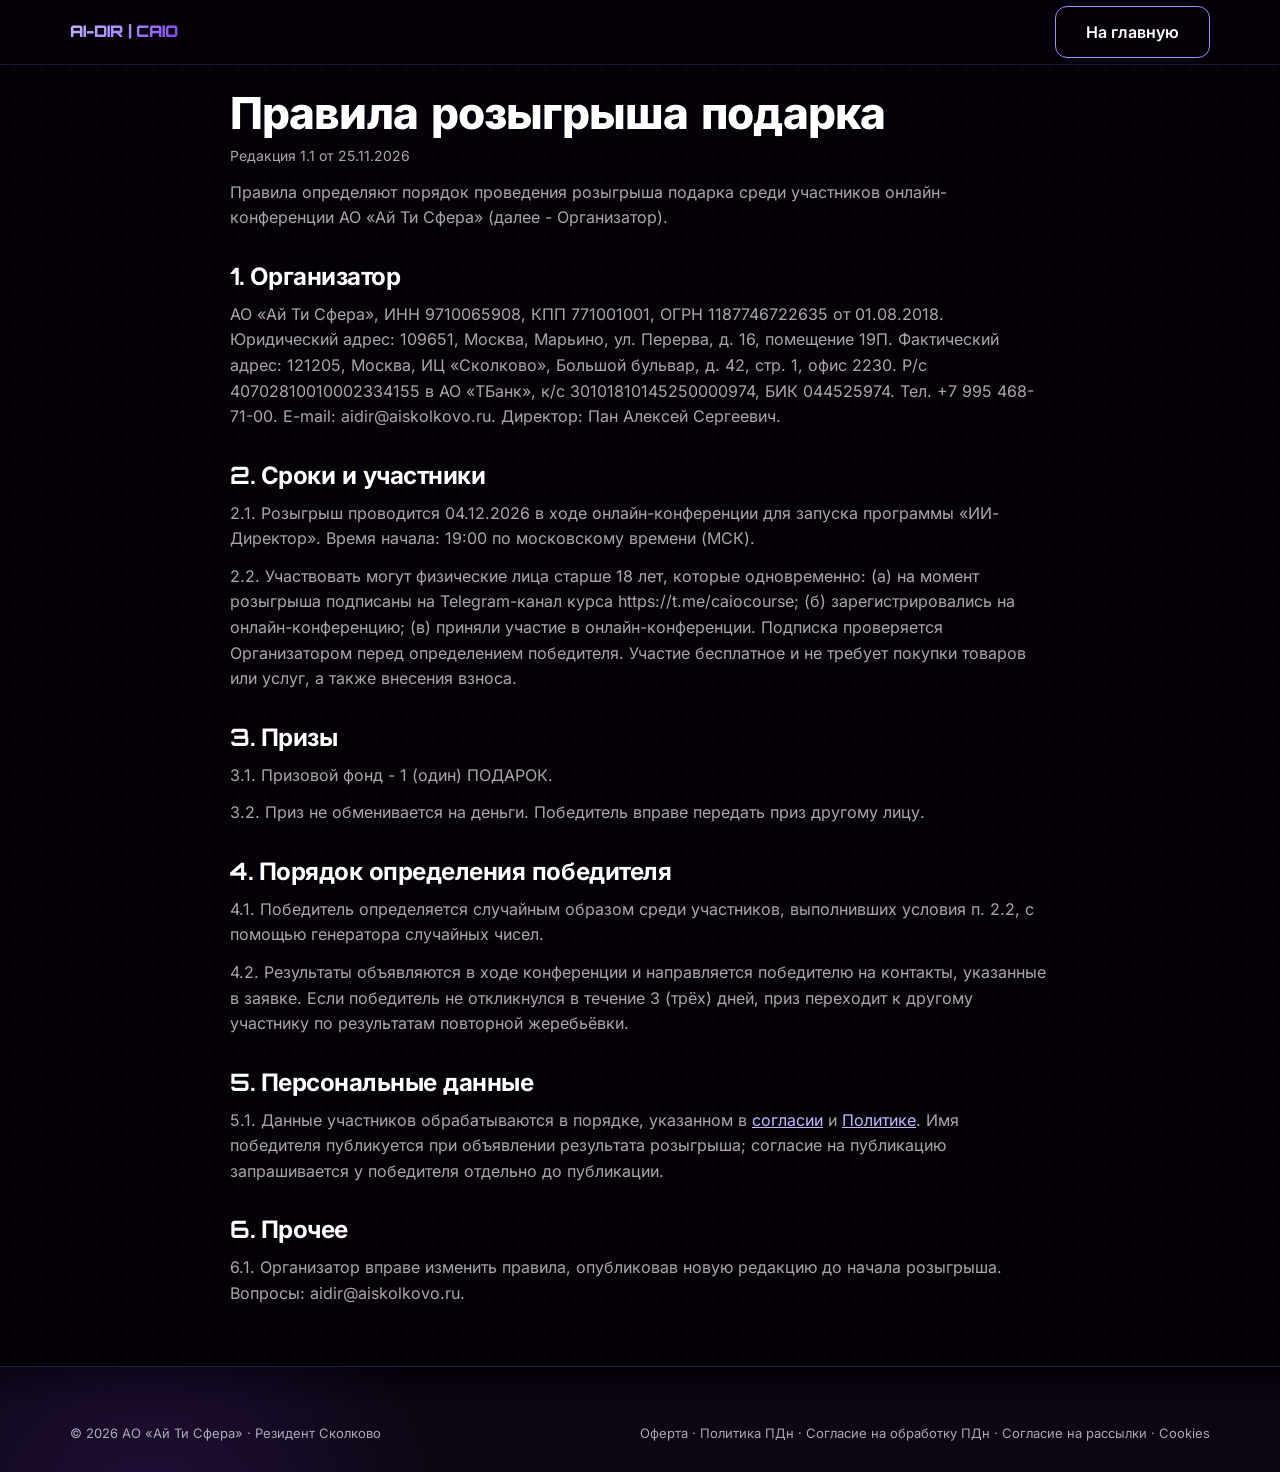
<file: legal/promo-rules.html>
<!doctype html><html lang="ru"><head><meta charset="utf-8"><meta name="viewport" content="width=device-width,initial-scale=1,viewport-fit=cover"><meta name="theme-color" content="#050008">
<link rel="icon" type="image/svg+xml" href="../favicon.svg"><link rel="icon" type="image/png" sizes="32x32" href="../favicon-32.png"><link rel="icon" href="../favicon.ico" sizes="any"><link rel="apple-touch-icon" href="../apple-touch-icon.png"><title>Правила розыгрыша подарка - AI-DIR</title><meta name="robots" content="noindex">
<link rel="preload" href="../fonts/inter-cyrillic.woff2" as="font" type="font/woff2" crossorigin><link rel="preload" href="../fonts/inter-latin.woff2" as="font" type="font/woff2" crossorigin>
<script src="../theme.js"></script><link rel="stylesheet" href="../style.css"></head><body>
<header><div class="wrap"><a class="logo grad" href="../">AI-DIR | CAIO</a><div class="hdr-actions"><button type="button" class="theme-toggle" id="themeToggle" aria-label="Переключить тему: день / ночь"><svg class="ic-sun" viewBox="0 0 24 24" width="16" height="16" fill="none" stroke="currentColor" stroke-width="2" stroke-linecap="round"><circle cx="12" cy="12" r="4"/><path d="M12 2v2M12 20v2M4.9 4.9l1.4 1.4M17.7 17.7l1.4 1.4M2 12h2M20 12h2M4.9 19.1l1.4-1.4M17.7 6.3l1.4-1.4"/></svg><span class="knob"></span><svg class="ic-moon" viewBox="0 0 24 24" width="16" height="16" fill="none" stroke="currentColor" stroke-width="2" stroke-linecap="round" stroke-linejoin="round"><path d="M21 12.8A9 9 0 1 1 11.2 3a7 7 0 0 0 9.8 9.8z"/></svg></button><a class="btn ghost" href="../">На главную</a></div></div></header>
<main><section><div class="wrap doc"><h1 class="doc-h">Правила розыгрыша подарка</h1><p class="doc-v">Редакция 1.1 от 25.11.2026</p>
<p>Правила определяют порядок проведения розыгрыша подарка среди участников онлайн-конференции АО «Ай Ти Сфера» (далее - Организатор).</p>
<h2>1. Организатор</h2><p>АО «Ай Ти Сфера», ИНН 9710065908, КПП 771001001, ОГРН 1187746722635 от 01.08.2018. Юридический адрес: 109651, Москва, Марьино, ул. Перерва, д. 16, помещение 19П. Фактический адрес: 121205, Москва, ИЦ «Сколково», Большой бульвар, д. 42, стр. 1, офис 2230. Р/с 40702810010002334155 в АО «ТБанк», к/с 30101810145250000974, БИК 044525974. Тел. +7 995 468-71-00. E-mail: aidir@aiskolkovo.ru. Директор: Пан Алексей Сергеевич.</p>
<h2>2. Сроки и участники</h2>
<p>2.1. Розыгрыш проводится 04.12.2026 в ходе онлайн-конференции для запуска программы «ИИ-Директор». Время начала: 19:00 по московскому времени (МСК).</p>
<p>2.2. Участвовать могут физические лица старше 18 лет, которые одновременно: (а) на момент розыгрыша подписаны на Telegram-канал курса https://t.me/caiocourse; (б) зарегистрировались на онлайн-конференцию; (в) приняли участие в онлайн-конференции. Подписка проверяется Организатором перед определением победителя. Участие бесплатное и не требует покупки товаров или услуг, а также внесения взноса.</p>
<h2>3. Призы</h2>
<p>3.1. Призовой фонд - 1 (один) ПОДАРОК.</p>
<p>3.2. Приз не обменивается на деньги. Победитель вправе передать приз другому лицу.</p>
<h2>4. Порядок определения победителя</h2>
<p>4.1. Победитель определяется случайным образом среди участников, выполнивших условия п. 2.2, с помощью генератора случайных чисел.</p>
<p>4.2. Результаты объявляются в ходе конференции и направляется победителю на контакты, указанные в заявке. Если победитель не откликнулся в течение 3 (трёх) дней, приз переходит к другому участнику по результатам повторной жеребьёвки.</p>
<h2>5. Персональные данные</h2>
<p>5.1. Данные участников обрабатываются в порядке, указанном в <a href="consent.html">согласии</a> и <a href="privacy.html">Политике</a>. Имя победителя публикуется при объявлении результата розыгрыша; согласие на публикацию запрашивается у победителя отдельно до публикации.</p>
<h2>6. Прочее</h2>
<p>6.1. Организатор вправе изменить правила, опубликовав новую редакцию до начала розыгрыша. Вопросы: aidir@aiskolkovo.ru.</p>
</div></section></main>
<footer><div class="wrap"><div class="f-bottom" style="border:0;margin:0;padding:0"><span>© 2026 АО «Ай Ти Сфера» · <a href="../docs/skolkovo-registry-extract.pdf" target="_blank" rel="noopener">Резидент Сколково</a></span><span><a href="offer.html">Оферта</a> · <a href="privacy.html">Политика ПДн</a> · <a href="consent.html">Согласие на обработку ПДн</a> · <a href="mailing.html">Согласие на рассылки</a> · <a href="cookies.html">Cookies</a></span></div></div></footer>
</body></html>
</file>
<file: style.css>
/* Шрифты на своём сервере (Inter: кириллица и латиница; Orbitron: латиница). Лицензия SIL OFL. */
@font-face{font-family:"Inter";font-style:normal;font-weight:400 800;font-display:swap;src:url(fonts/inter-cyrillic.woff2) format("woff2");unicode-range:U+0301, U+0400-045F, U+0490-0491, U+04B0-04B1, U+2116}
@font-face{font-family:"Inter";font-style:normal;font-weight:400 800;font-display:swap;src:url(fonts/inter-latin.woff2) format("woff2");unicode-range:U+0000-00FF, U+0131, U+0152-0153, U+02BB-02BC, U+02C6, U+02DA, U+02DC, U+0304, U+0308, U+0329, U+2000-206F, U+20AC, U+2122, U+2191, U+2193, U+2212, U+2215, U+FEFF, U+FFFD}
@font-face{font-family:"Orbitron";font-style:normal;font-weight:500 900;font-display:swap;src:url(fonts/orbitron-latin.woff2) format("woff2");unicode-range:U+0000-00FF, U+0131, U+0152-0153, U+02BB-02BC, U+02C6, U+02DA, U+02DC, U+0304, U+0308, U+0329, U+2000-206F, U+20AC, U+2122, U+2191, U+2193, U+2212, U+2215, U+FEFF, U+FFFD}
@font-face{font-family:"Inter";font-style:normal;font-weight:400 800;font-display:swap;src:url(fonts/inter-symbols.woff2) format("woff2");unicode-range:U+20B4,U+20B8,U+20BD}
:root{--bg:#050008;--bg2:#0c0612;--fg:#fff;--ac:#a78bfa;--ac-b:#c4b5fd;--ac-d:#7c3aed;--line:rgba(167,139,250,.18);--card:rgba(167,139,250,.06);--mut:rgba(255,255,255,.65);
--disp:"Orbitron","Inter",system-ui,sans-serif;--sans:"Inter",-apple-system,"Segoe UI",system-ui,sans-serif}
html,body{overflow-x:hidden}
*{box-sizing:border-box;margin:0}html{scroll-behavior:smooth}
body{background:var(--bg);color:var(--fg);font:400 16px/1.6 var(--sans);background-image:radial-gradient(#a78bfa14 1px,transparent 1px);background-size:28px 28px}
a{color:inherit}.wrap{max-width:1180px;margin:0 auto;padding:0 20px}
section{padding:24px 0;position:relative}
h1,h2,h3{font-family:var(--disp);letter-spacing:-.02em;line-height:1.12}
h1{font-weight:900;font-size:clamp(40px,8vw,104px);letter-spacing:-.04em;line-height:.9}
h2{font-weight:700;font-size:clamp(26px,3.4vw,44px);margin-bottom:32px}
h3{font-weight:600;font-size:20px}
.grad{background:linear-gradient(135deg,var(--ac-b),var(--ac) 50%,var(--ac-d));-webkit-background-clip:text;background-clip:text;color:transparent}
.glow:before{content:"";position:absolute;width:700px;height:700px;left:50%;top:-200px;transform:translateX(-50%);background:radial-gradient(circle,#7c3aed2e,#7c3aed00 70%);pointer-events:none}
header{position:sticky;top:0;z-index:50;background:rgba(5,0,8,.8);backdrop-filter:blur(12px);border-bottom:1px solid var(--line)}
header .wrap{display:flex;align-items:center;justify-content:space-between;height:64px}
.logo{font-family:var(--disp);font-weight:900;text-decoration:none}nav a{margin-left:22px;text-decoration:none;color:var(--mut);font-size:14px}nav a:hover{color:var(--ac-b)}
.btn{display:inline-block;border:0;cursor:pointer;font:600 16px var(--sans);color:#fff;text-decoration:none;padding:15px 30px;border-radius:12px;background:linear-gradient(135deg,var(--ac),var(--ac-d));box-shadow:0 0 30px #7c3aed55;transition:.2s}
.btn:hover{transform:translateY(-2px);box-shadow:0 0 44px #7c3aed99}
.btn.ghost{background:transparent;border:1px solid var(--ac);box-shadow:none}
.tag{display:inline-block;border:1px solid var(--line);color:var(--ac-b);border-radius:99px;padding:4px 14px;font-size:13px;margin-bottom:20px}
.sub{font-family:var(--disp);font-weight:600;font-size:clamp(18px,2.2vw,27px);color:#ffffffe6;max-width:760px;margin:24px 0 32px}
.grid{display:grid;gap:18px;grid-template-columns:repeat(auto-fit,minmax(240px,1fr))}
.card{background:var(--card);border:1px solid var(--line);border-radius:16px;padding:24px}
.card ul{padding-left:18px;color:var(--mut);margin-top:10px}.card p{color:var(--mut);margin-top:8px}
.ph{border:1px dashed var(--ac);color:var(--ac-b);border-radius:12px;padding:14px;text-align:center;font-size:14px;margin-top:12px}
.img{aspect-ratio:16/9;display:flex;align-items:center;justify-content:center;background:var(--bg2)}
details{border:1px solid var(--line);border-radius:14px;margin-bottom:12px;background:var(--card)}
summary{cursor:pointer;padding:18px 22px;font-weight:600;list-style:none;display:flex;justify-content:space-between;gap:12px}
summary:after{content:"+";color:var(--ac);font-size:22px}details[open] summary:after{content:"–"}
details>div{padding:0 22px 20px;color:var(--mut)}
.badge{font-size:12px;color:var(--ac-b);border:1px solid var(--line);border-radius:99px;padding:2px 10px;margin-left:8px}
.steps{counter-reset:s}.steps .card:before{counter-increment:s;content:"0" counter(s);font-family:var(--disp);font-weight:900;color:var(--ac);font-size:28px;display:block}
.price{font-family:var(--disp);font-size:32px;font-weight:700;margin:10px 0}
.hot{border-color:var(--ac);box-shadow:0 0 40px #7c3aed40}
dialog{margin:auto;background:var(--bg2);color:#fff;border:1px solid var(--ac);border-radius:18px;padding:32px;width:min(440px,92vw)}
dialog::backdrop{background:rgba(0,0,0,.7);backdrop-filter:blur(4px)}
form input[type=text],form input[type=tel]{width:100%;padding:14px;margin:8px 0;border-radius:10px;border:1px solid var(--line);background:var(--bg);color:#fff;font:inherit}
form label.c{display:flex;gap:8px;font-size:13px;color:var(--mut);margin:10px 0 16px}
.x{float:right;background:none;border:0;color:#fff;font-size:26px;cursor:pointer}
.msg{margin-top:12px;font-size:14px;color:var(--ac-b)}
footer{border-top:1px solid var(--line);padding:40px 0;color:var(--mut);font-size:14px}footer a{margin-right:18px}
@media(max-width:720px){nav{display:none}section{padding:16px 0}}
.lead p{color:var(--mut);max-width:820px;margin-bottom:16px}.lead strong,.card strong{color:#fff}
ul.list{padding-left:20px;color:var(--mut);max-width:820px}ul.list li{margin-bottom:10px}
.facts{margin:28px 0 20px;color:var(--ac-b);font-weight:500}.hero-btns{display:flex;gap:14px;flex-wrap:wrap}
.note{color:var(--mut);font-size:14px;margin-top:32px}
ol.list{padding-left:22px;color:var(--mut);max-width:820px}ol.list li{margin-bottom:8px}
.q{border:1px solid var(--line);border-radius:14px;padding:16px 20px;margin-bottom:12px;background:var(--card)}
.q p{margin-bottom:10px}.q label{margin-right:18px;cursor:pointer}.q input{accent-color:#a78bfa}
.verdict{margin:20px 0;padding:18px 22px;border:1px solid var(--ac);border-radius:14px;display:none}
form.lead-form label.f{display:block;font-size:13px;color:var(--mut);margin-top:10px;text-align:left}
select,textarea{width:100%;padding:14px;margin:6px 0;border-radius:10px;border:1px solid var(--line);background:var(--bg);color:#fff;font:inherit}
form input[type=email]{width:100%;padding:14px;margin:6px 0;border-radius:10px;border:1px solid var(--line);background:var(--bg);color:#fff;font:inherit}
.c a{color:var(--ac-b)}
footer{background:linear-gradient(180deg,transparent,#0c0612 40%);border-top:1px solid var(--line);padding:56px 0 28px;margin-top:24px;position:relative;overflow:hidden}
footer:before{content:"";position:absolute;width:600px;height:600px;left:-150px;bottom:-350px;background:radial-gradient(circle,#7c3aed2e,#7c3aed00 70%);pointer-events:none}
.f-grid{display:grid;gap:36px;grid-template-columns:1.1fr .8fr 1.2fr 1.4fr;position:relative}
.f-col h4{font-family:var(--disp);font-size:14px;font-weight:700;color:var(--ac-b);margin-bottom:14px;text-transform:uppercase;letter-spacing:.06em}
.f-col p{font-size:14px;line-height:1.55;margin-bottom:12px}.f-col strong{color:#fff}.f-col span{color:var(--ac-b)}
.f-logo{font-size:26px;display:inline-block}.f-tag{margin:10px 0 18px}
.f-nav{display:flex;flex-direction:column;gap:10px}.f-nav a{margin:0;text-decoration:none;color:var(--mut);font-size:14px}.f-nav a:hover,footer a:hover{color:var(--ac-b)}
footer a{margin-right:0;text-decoration:none}
.f-bottom{display:flex;justify-content:space-between;gap:12px;flex-wrap:wrap;border-top:1px solid var(--line);margin-top:36px;padding-top:20px;font-size:13px;position:relative}
@media(max-width:900px){.f-grid{grid-template-columns:1fr 1fr}}@media(max-width:560px){.f-grid{grid-template-columns:1fr}}
.f-soc{display:flex;gap:14px}.f-soc a{width:52px;height:52px;border-radius:50%;background:#fff;color:#1a0a33;display:flex;align-items:center;justify-content:center;transition:.2s}
.f-soc a:hover{transform:translateY(-3px);background:var(--ac-b);color:#1a0a33}.f-soc svg{width:26px;height:26px}
footer .f-col .f-soc{margin:0 0 28px}
.warn{margin-top:20px;padding:12px 18px;border:1px solid var(--ac);border-radius:12px;background:rgba(124,58,237,.14);color:#fff;font-size:15px;max-width:760px}
.grid.two{grid-template-columns:repeat(auto-fit,minmax(320px,1fr))}
.card ul li{margin-bottom:6px}
.ph.tall{min-height:180px;display:flex;align-items:center;justify-content:center;font-family:var(--disp);font-weight:700;font-size:18px;margin-bottom:14px}
.badge.ok{border-color:#12B886;color:#6ee7b7}.badge{white-space:nowrap}
#tariffs .card{display:flex;flex-direction:column}
#tariffs .card br{display:none}
#tariffs .card ul{margin-bottom:24px}
#tariffs .card .btn{margin-top:auto;align-self:flex-start}
.doc{max-width:860px}.doc h2{font-size:clamp(18px,2vw,24px);margin:32px 0 12px}.doc p{color:var(--mut);margin-bottom:12px}.doc a{color:var(--ac-b)}
.doc-h{font-size:clamp(26px,4vw,44px);letter-spacing:-.02em;line-height:1.1;margin-bottom:8px}.doc-v{color:var(--ac-b);font-size:14px;margin-bottom:24px}
.ins{background:rgba(232,185,49,.18);color:#E8B931;border-radius:4px;padding:0 4px}
.doc-t{width:100%;border-collapse:collapse;margin:12px 0 20px;font-size:14px}.doc-t th,.doc-t td{border:1px solid var(--line);padding:10px 12px;text-align:left;vertical-align:top;color:var(--mut)}.doc-t th{color:#fff;background:var(--card)}
.cookie{position:fixed;left:16px;right:16px;bottom:16px;z-index:100;max-width:860px;margin:0 auto;align-items:center;justify-content:space-between;gap:16px;flex-wrap:wrap;background:#0c0612;border:1px solid var(--ac);border-radius:14px;padding:16px 20px;box-shadow:0 0 40px #7c3aed40}
.cookie p{font-size:14px;color:var(--mut);margin:0;flex:1 1 320px}.cookie a{color:var(--ac-b)}.cookie div{display:flex;gap:10px;flex-wrap:wrap}.cookie .btn{padding:10px 18px;font-size:14px}
.cur{display:inline-block;margin:-4px 0 12px;font-size:13px;color:var(--ac-b);border:1px solid var(--line);border-radius:99px;padding:2px 12px}
.sp-head{display:flex;align-items:center;justify-content:space-between;gap:16px}.sp-head h2{margin-bottom:24px}
.sp-arrows{display:flex;gap:10px;margin-bottom:24px}.sp-arrows button{width:44px;height:44px;border-radius:50%;border:1px solid var(--ac);background:transparent;color:#fff;font-size:24px;line-height:1;cursor:pointer}.sp-arrows button:hover{background:var(--ac-d)}
.scroller{display:flex;gap:18px;overflow-x:auto;scroll-snap-type:x mandatory;padding-bottom:14px;scrollbar-width:thin;scrollbar-color:var(--ac) transparent}
.sp{flex:0 0 min(360px,86%);scroll-snap-align:start}.av{width:64px;height:64px;border-radius:50%;background:linear-gradient(135deg,var(--ac),var(--ac-d));display:flex;align-items:center;justify-content:center;font-family:var(--disp);font-weight:900;font-size:20px;margin-bottom:14px}
.role{color:var(--ac-b)!important;font-weight:500;margin:4px 0 10px!important}
.flip{perspective:1200px;cursor:pointer;outline-offset:4px}.flip-in{display:grid;transition:transform .7s cubic-bezier(.4,.2,.2,1);transform-style:preserve-3d;height:100%}
.flip.is-flipped .flip-in{transform:rotateY(180deg)}
.face{grid-area:1/1;backface-visibility:hidden;-webkit-backface-visibility:hidden;border-radius:16px}
.flip .front{min-height:440px;display:flex;flex-direction:column}.flip .front .hint{margin-top:auto;padding-top:14px;font-size:12px;color:var(--ac)}
.back{transform:rotateY(180deg);position:relative;overflow:hidden;background:var(--bg2);border:1px solid var(--ac);min-height:440px}
.back img{position:absolute;inset:0;width:100%;height:100%;object-fit:cover;object-position:center top}
.back .cap{position:absolute;left:0;right:0;bottom:0;padding:34px 18px 16px;background:linear-gradient(transparent,rgba(5,0,8,.85));font-family:var(--disp);font-weight:700}
.back .ph-miss{display:none;position:absolute;inset:0;align-items:center;justify-content:center;color:var(--ac-b);font-size:14px;text-align:center;padding:20px}
.back.nophoto img{display:none}.back.nophoto .ph-miss{display:flex}
.author-grid{display:grid;gap:32px;grid-template-columns:1fr;align-items:start}.flip-wrap .flip{max-width:360px}
@media(min-width:900px){.author-grid{grid-template-columns:1fr 360px}}
.back img[src*="kuryan"]{object-position:50% 25%}
.hero{overflow:hidden}.hero-wrap{position:relative}
.hero-wrap>*:not(.hero-planet){position:relative;z-index:1}
.hero-planet{position:absolute;right:0;top:-20px;width:min(520px,44vw);aspect-ratio:1;pointer-events:none;z-index:0}
.hero-planet canvas{width:100%;height:100%;display:block}
.hero h1{font-size:clamp(40px,7vw,88px)}
@media(max-width:900px){.hero-planet{position:relative;right:auto;top:auto;width:min(340px,80vw);margin:0 auto -20px}}
.av{background-repeat:no-repeat;color:transparent;border:2px solid var(--ac);overflow:hidden}
.av-mp{background-image:url(img/speakers/av-petrushkevich.webp),linear-gradient(135deg,var(--ac),var(--ac-d));background-size:cover,cover;background-position:center,0 0}
.av-ap{background-image:url(img/speakers/av-pan.webp),linear-gradient(135deg,var(--ac),var(--ac-d));background-size:cover,cover;background-position:center,0 0}
.av-sk{background-image:url(img/speakers/av-kuryan.webp),linear-gradient(135deg,var(--ac),var(--ac-d));background-size:cover,cover;background-position:center,0 0}
.amb-card{flex:0 0 min(300px,80%);aspect-ratio:1;scroll-snap-align:start;border-radius:16px;position:relative;overflow:hidden;border:1px solid var(--ac);background:var(--bg2);display:block;text-decoration:none}
.amb-card img{position:absolute;inset:0;width:100%;height:100%;object-fit:cover;object-position:center 18%}
.amb-card .cap{position:absolute;left:0;right:0;bottom:0;padding:34px 16px 14px;background:linear-gradient(transparent,rgba(5,0,8,.88));font-family:var(--disp);font-weight:700;font-size:16px}
.amb-empty{border:2px dashed var(--ac);background:var(--card);display:flex;align-items:center;justify-content:center;text-align:center;padding:20px;color:var(--ac-b);font-family:var(--disp);font-weight:700;font-size:18px;transition:.2s}
.amb-empty:hover{background:rgba(124,58,237,.18);color:#fff}
.amb-card{flex:0 0 min(360px,86%);aspect-ratio:auto;min-height:440px}
.amb-card img{object-position:center 12%}
.f-res{display:flex;align-items:center;gap:14px;margin-top:26px}.f-res img{width:32px;height:auto;display:block}
.f-res span{font-size:14px;font-weight:600;line-height:1.3;color:#fff;max-width:120px}
.doc-card{display:flex;flex-direction:column;text-decoration:none;color:inherit;transition:.2s}.doc-card:hover{border-color:var(--ac);transform:translateY(-3px);box-shadow:0 0 30px #7c3aed40}
.doc-card .doc-go{margin-top:auto;padding-top:14px;color:var(--ac-b);font-weight:600;font-size:14px}
.logo,header nav a{white-space:nowrap}
@media(max-width:1100px){header nav a{margin-left:14px;font-size:13px}}
@media(max-width:900px){header nav{display:none}}
.f-btnwrap{display:inline-block}.f-btnwrap .btn{display:block;text-align:center}
.f-btnwrap .f-res{margin-top:22px;display:block}.f-btnwrap .f-res img{width:100%;height:auto}
.f-btnwrap{display:grid;width:max-content;max-width:100%}.f-btnwrap .f-res img{width:0;min-width:100%}
.f-btnwrap .f-tag{white-space:nowrap;margin:10px 0 18px}
.prob-grid{display:grid;gap:36px;grid-template-columns:1fr;align-items:start}
.prob-video{max-width:320px;width:100%;margin:0 auto}.prob-video video{width:100%;aspect-ratio:9/16;object-fit:cover;border-radius:18px;border:1px solid var(--ac);background:#000;box-shadow:0 0 40px #7c3aed40;display:block}
@media(min-width:900px){.prob-grid{grid-template-columns:320px 1fr}.prob-video{margin:0}}
.hero-cta{width:320px;max-width:100%;text-align:center}
@media(prefers-reduced-motion:reduce){html{scroll-behavior:auto}.flip-in,.theme-toggle .knob,.burger span{transition:none}}
.hh-widget{max-width:100%;overflow-x:auto;min-height:178px;display:flex;justify-content:center}
.f-btnwrap .f-res img{width:0;min-width:50%}
.hh-widget{justify-content:flex-start}
.hh-widget{display:block;overflow-x:auto;overflow-y:hidden;min-height:178px}   /* место под виджет заранее: без сдвига страницы (CLS) */
.hh-scale{width:1260px;transform-origin:left top}
.f-btnwrap .f-res img{width:0;min-width:75%}
.author-grid{align-items:stretch}
.flip-wrap{display:flex}.flip-wrap .flip{flex:1 1 auto;max-width:360px;display:flex}.flip-wrap .flip-in{flex:1}
@media(min-width:900px){.author-grid{grid-template-columns:360px 1fr}.flip-wrap{order:-1}}

/* ---- Переключатель темы ---- */
.hdr-actions{display:flex;align-items:center;gap:14px}
.theme-toggle{position:relative;display:inline-flex;align-items:center;justify-content:space-between;width:64px;height:34px;padding:0 9px;border-radius:99px;border:1px solid var(--line);background:var(--card);color:var(--ac-b);cursor:pointer}
.theme-toggle .knob{position:absolute;top:3px;left:3px;width:26px;height:26px;border-radius:50%;background:linear-gradient(135deg,var(--ac),var(--ac-d));box-shadow:0 0 10px #7c3aed66;transition:transform .25s;transform:translateX(30px)}
.theme-toggle svg{position:relative;z-index:1}
.theme-toggle .ic-moon{color:#fff}.theme-toggle .ic-sun{color:var(--mut)}
[data-theme="light"] .theme-toggle .knob{transform:none}
[data-theme="light"] .theme-toggle .ic-sun{color:#fff}[data-theme="light"] .theme-toggle .ic-moon{color:var(--mut)}
@media(max-width:560px){.theme-toggle{width:56px}.theme-toggle .knob{transform:translateX(22px)}[data-theme="light"] .theme-toggle .knob{transform:none}}

/* ---- Светлая тема ---- */
[data-theme="light"]{--bg:#f6f4ff;--bg2:#ffffff;--fg:#17102e;--ac:#7c3aed;--ac-b:#5b21b6;--ac-d:#4c1d95;--line:rgba(91,33,182,.22);--card:rgba(124,58,237,.07);--mut:rgba(23,16,46,.72)}
[data-theme="light"] body{background-image:radial-gradient(#7c3aed1f 1px,transparent 1px)}
[data-theme="light"] header{background:rgba(246,244,255,.88)}
[data-theme="light"] nav a:hover{color:var(--ac-d)}
[data-theme="light"] .sub{color:var(--fg)}
[data-theme="light"] .btn.ghost{color:var(--fg)}
[data-theme="light"] .btn.ghost:hover{background:rgba(124,58,237,.1)}
[data-theme="light"] .glow:before{background:radial-gradient(circle,#7c3aed26,#7c3aed00 70%)}
[data-theme="light"] .card strong,[data-theme="light"] .lead strong,[data-theme="light"] .f-col strong{color:var(--fg)}
[data-theme="light"] form input[type=text],[data-theme="light"] form input[type=tel],[data-theme="light"] form input[type=email],[data-theme="light"] select,[data-theme="light"] textarea{background:#fff;color:var(--fg)}
[data-theme="light"] .warn{background:rgba(124,58,237,.1);color:var(--fg)}
[data-theme="light"] .cookie{background:#fff;box-shadow:0 8px 40px #5b21b633}
[data-theme="light"] footer{background:linear-gradient(180deg,transparent,#ebe6ff 40%)}
[data-theme="light"] .f-col h4{color:var(--ac-d)}
[data-theme="light"] .f-res img{filter:invert(1)}
[data-theme="light"] .f-soc a{background:var(--ac-d);color:#fff}
[data-theme="light"] .doc-t th{color:var(--fg)}
[data-theme="light"] .hot{box-shadow:0 0 30px #7c3aed26}
[data-theme="light"] .sp-arrows button{color:var(--fg)}
[data-theme="light"] .back .cap,[data-theme="light"] .amb-card .cap{color:#fff}
[data-theme="light"] .amb-empty:hover{color:var(--fg)}
[data-theme="light"] summary{color:var(--fg)}
[data-theme="light"] .ins{background:rgba(232,185,49,.3);color:#7a5800}[data-theme="light"] .doc-card{color:var(--fg)}
[data-theme="light"] .verdict{background:#fff}
[data-theme="light"] .hero-planet{filter:none}
/* Переключатель темы скрыт: сайт всегда тёмный. Чтобы вернуть, удалите это правило и включите THEME_SWITCH в theme.js */
.theme-toggle{display:none}
dialog{overflow:hidden}
/* Окно документа */
#docDialog{width:min(920px,94vw);max-width:94vw;height:min(88vh,920px);padding:0;border-radius:18px;display:none;flex-direction:column;position:fixed}
#docDialog[open]{display:flex}
#docDialog .x{position:absolute;top:10px;right:14px;z-index:3;float:none;width:36px;height:36px;border-radius:50%;background:rgba(124,58,237,.25);line-height:1}
.doc-scroll{overflow:auto;padding:28px 32px 32px;flex:1;overscroll-behavior:contain}
.doc-scroll .doc{max-width:none}.doc-scroll .doc-h{font-size:clamp(22px,3vw,34px);padding-right:44px}
.doc-pdf{width:100%;height:calc(100% - 40px);min-height:60vh;border:0;background:#fff;border-radius:8px}
.doc-loading{color:var(--mut)}
@media(max-width:560px){.doc-scroll{padding:22px 18px 24px}}

/* ======== Адаптивность: ноутбуки, большие мониторы, планшеты, телефоны (портрет и ландшафт) ======== */
html{-webkit-text-size-adjust:100%;text-size-adjust:100%}
img,video,canvas,iframe,svg{max-width:100%}
/* зоны выреза iPhone/Android в горизонтальной ориентации */
.wrap{padding-left:max(20px,env(safe-area-inset-left));padding-right:max(20px,env(safe-area-inset-right))}
header{padding-top:env(safe-area-inset-top);-webkit-backdrop-filter:blur(12px)}
footer{padding-bottom:max(28px,env(safe-area-inset-bottom))}
.cookie{left:max(16px,env(safe-area-inset-left));right:max(16px,env(safe-area-inset-right));bottom:max(16px,env(safe-area-inset-bottom))}
/* сетка "что получите": не шире экрана на телефонах 320-360 px */
.grid.two{grid-template-columns:repeat(auto-fit,minmax(min(320px,100%),1fr))}
.grid{grid-template-columns:repeat(auto-fit,minmax(min(240px,100%),1fr))}
/* таблицы документов прокручиваются, а не распирают страницу */
.doc-t{display:block;overflow-x:auto;-webkit-overflow-scrolling:touch}
/* бургер */
.burger{display:none;width:44px;height:44px;border-radius:12px;border:1px solid var(--line);background:var(--card);cursor:pointer;padding:0;flex-direction:column;align-items:center;justify-content:center;gap:5px}
.burger span{display:block;width:20px;height:2px;border-radius:2px;background:var(--fg);transition:.25s}
.nav-open .burger span:nth-child(1){transform:translateY(7px) rotate(45deg)}
.nav-open .burger span:nth-child(2){opacity:0}
.nav-open .burger span:nth-child(3){transform:translateY(-7px) rotate(-45deg)}
/* ноутбуки и мониторы больше 1600 px */
@media(min-width:1700px){.wrap{max-width:1320px}body{font-size:17px}.hero-planet{width:min(600px,36vw)}}
@media(min-width:2200px){.wrap{max-width:1500px}body{font-size:18px}}
/* планшеты и узкие окна: меню-бургер вместо строки меню */
@media(max-width:900px){
  .burger{display:inline-flex}
  header nav{display:none!important;position:absolute;top:100%;left:0;right:0;flex-direction:column;background:rgba(5,0,8,.97);border-bottom:1px solid var(--line);padding:8px max(20px,env(safe-area-inset-left)) 16px;max-height:calc(100dvh - 70px);overflow-y:auto}
  .nav-open header nav,header.nav-open nav{display:flex!important}
  header nav a{margin:0;padding:13px 0;font-size:16px;border-bottom:1px solid var(--line)}
  header nav a:last-child{border-bottom:0}
  .hdr-actions{gap:10px}
}
/* телефоны в портрете */
@media(max-width:560px){
  section{padding:14px 0}
  h2{margin-bottom:22px}
  .hdr-actions .btn{padding:11px 16px;font-size:14px}
  .hero-btns{flex-direction:column;align-items:stretch}
  .hero-btns .btn{width:100%;max-width:100%;text-align:center}
  .btn{padding:14px 22px}
  .sp-head{flex-wrap:wrap}
  #docDialog{width:calc(100vw - 16px);max-width:none;height:calc(100vh - 16px);height:calc(100dvh - 16px)}
  .cookie{padding:12px 14px}.cookie .btn{flex:1}
  .f-btnwrap{width:100%}
}
/* телефоны и планшеты в ландшафте (низкий экран) */
@media(max-height:520px) and (orientation:landscape){
  header{position:relative}
  header .wrap{height:54px}
  section{padding:12px 0}
  h1{font-size:clamp(34px,7vw,64px)}
  .hero-planet{position:absolute;right:0;top:-10px;width:min(300px,38vw);margin:0}
  .hero-btns{flex-direction:row;align-items:center}.hero-btns .btn{width:auto}
  .hero-cta{width:auto}
  #docDialog,dialog{max-height:calc(100vh - 16px);max-height:calc(100dvh - 16px)}
  #docDialog{width:min(920px,calc(100vw - 24px));height:calc(100vh - 16px);height:calc(100dvh - 16px)}
  .cookie{padding:10px 14px}.cookie p{font-size:13px}.cookie .btn{padding:8px 14px}
  .doc-scroll{padding:18px 20px 22px}
  .prob-video{max-width:240px}
}
/* телефон в ландшафте и ширина 560-900: два столбца вместо растянутых */
@media(max-width:900px) and (min-width:561px){.prob-grid{grid-template-columns:240px 1fr}.prob-video{margin:0}}
@media(max-width:900px){.author-grid{grid-template-columns:1fr}.flip-wrap{order:-1;justify-content:center}.flip-wrap .flip{max-width:360px;width:100%}}
/* устройства с курсором: плавный наведение; на сенсорных убираем лишнее смещение */
@media(hover:none){.doc-card:hover,.btn:hover{transform:none}}
@media(max-width:380px){
  .logo{font-size:14px}
  .burger{width:40px;height:40px}
  .hdr-actions{gap:6px}
  .hdr-actions .btn{padding:10px 12px;font-size:13px}
  header .wrap{gap:8px}
}
@media(max-width:560px){
  .hero-planet{width:min(250px,70vw);margin:-6px auto -34px}
  .cookie{gap:10px;padding:10px 12px}.cookie p{font-size:12.5px;line-height:1.4;flex-basis:100%}
  .cookie .btn{padding:10px 8px;font-size:13px}
}
@media(max-width:900px){header nav{background:var(--bg)!important;box-shadow:0 18px 40px rgba(0,0,0,.6)}}
.burger span{flex:0 0 2px;height:2px}
header{z-index:120}
@media(max-height:520px) and (orientation:landscape) and (max-width:900px){
  header nav{display:none!important}
  header.nav-open nav{display:grid!important;grid-template-columns:1fr 1fr;column-gap:24px}
  header nav a:nth-last-child(2){border-bottom:0}
}
.f-btnwrap .f-res img{width:0;min-width:60%}
.hp{position:absolute;left:-9999px;top:auto;width:1px;height:1px;overflow:hidden}
/* Слайдер профессий «Наш ответ работодателям» */
.prof-n{font-family:var(--disp);font-weight:900;font-size:38px;line-height:1;color:var(--ac)}
.prof-tag{display:block;font-size:12px;letter-spacing:.08em;text-transform:uppercase;color:var(--ac-b);margin-bottom:8px}
.prof{flex:0 0 min(300px,82%);scroll-snap-align:start}
.prof .front{min-height:270px;justify-content:space-between;gap:24px}
.prof .front h3{font-size:20px;line-height:1.25}
.prof .front .hint{margin-top:0;padding-top:0}
.prof-back{min-height:270px;padding:22px;display:flex;flex-direction:column;gap:12px;background:var(--card);border-color:var(--ac)}
.prof-back h4{font-family:var(--disp);font-size:16px;line-height:1.25}
.prof-back p{font-size:14.5px;line-height:1.55;color:var(--mut)}
.prof-back .hint{margin-top:auto;font-size:12px;color:var(--ac)}

/* Карточки профессий: на широких экранах все четыре в один ряд без прокрутки, аватарка в правом верхнем углу */
.prof .front{position:relative}
.prof-av{position:absolute;top:18px;right:18px;width:52px;height:52px;border-radius:50%;border:2px solid var(--ac);background:#170a35;box-shadow:0 0 18px #7c3aed55}
.prof .front,.prof-back{min-height:300px}
@media(min-width:640px){
  .prof-head .sp-arrows{display:none}
  #prof{display:grid;grid-template-columns:repeat(2,minmax(0,1fr));gap:18px;overflow:visible;scroll-snap-type:none}
  #prof .prof{flex:none;width:auto}
}
@media(min-width:1000px){#prof{grid-template-columns:repeat(4,minmax(0,1fr))}}

/* Карточки профессий: слово «Профессия» на одной высоте во всех карточках (заголовки по 3 строки в запасе) */
.prof .front{justify-content:flex-start;gap:0}
.prof .front .prof-n{height:52px;display:flex;align-items:center;margin-bottom:22px}
.prof .front .prof-tag{margin-bottom:8px}
.prof .front h3{min-height:75px}
.prof .front .hint{margin-top:auto;padding-top:14px}
/* Видео в блоке «Проблема»: исходно 9:16 (569 px при ширине 320); высота уменьшена вдвое (285 px), затем увеличена на 10% (314 px); кадр обрезается по краям, лицо остаётся в кадре */
.prob-video video{aspect-ratio:auto;height:314px;object-fit:cover;object-position:center 28%}
@media(max-width:900px) and (min-width:561px){.prob-video video{height:234px}}
@media(max-width:560px){.prob-video video{height:234px}}

.prof-cta{margin-top:28px}

/* Сворачиваемые карточки: в свёрнутом виде высота вдвое меньше, текст и шрифты те же, внизу стрелка */
.collapsible{position:relative;overflow:hidden;padding-bottom:64px;transition:max-height .45s ease}
.collapsible:not(.open)::after{content:"";position:absolute;left:0;right:0;bottom:0;height:90px;background:linear-gradient(to bottom,rgba(5,0,8,0),rgba(5,0,8,.95) 75%);pointer-events:none;border-radius:0 0 16px 16px}
.collapsible .expand{position:absolute;left:50%;bottom:12px;transform:translateX(-50%);z-index:2;width:42px;height:42px;border-radius:50%;border:1px solid var(--ac);background:#0d0716;color:#fff;cursor:pointer;display:flex;align-items:center;justify-content:center;box-shadow:0 0 18px #7c3aed55;transition:background .2s}
.collapsible .expand:hover{background:var(--ac-d)}
.collapsible .expand svg{transition:transform .35s}
.collapsible.open .expand svg{transform:rotate(180deg)}
@media(prefers-reduced-motion:reduce){.collapsible,.collapsible .expand svg{transition:none}}

.about-grid{display:grid;grid-template-columns:1fr;gap:24px;align-items:center}
.about-img img{display:block;width:100%;height:100%;max-height:420px;object-fit:cover;border-radius:18px;-webkit-mask-image:linear-gradient(to right,#000 55%,transparent 100%);mask-image:linear-gradient(to right,#000 55%,transparent 100%)}
@media(min-width:900px){.about-grid{grid-template-columns:1fr 2fr;gap:0}.about-img{margin-right:-40px}}
@media(max-width:899px){.about-img img{max-height:240px;-webkit-mask-image:linear-gradient(to bottom,#000 55%,transparent 100%);mask-image:linear-gradient(to bottom,#000 55%,transparent 100%)}}

.about-grid.card{padding:0;overflow:hidden;gap:0;align-items:stretch}
.about-grid .lead{padding:28px 32px;align-self:center}
.about-img{position:relative;margin:0!important;min-height:220px}
.about-img img{position:absolute;inset:0;width:100%;height:100%;max-height:none;border-radius:0;filter:saturate(.55) contrast(.88) brightness(.82);-webkit-mask-image:linear-gradient(to right,#000 60%,transparent 100%);mask-image:linear-gradient(to right,#000 60%,transparent 100%)}
.about-img::after{content:"";position:absolute;inset:0;background:rgba(124,58,237,.14);mix-blend-mode:soft-light;pointer-events:none;-webkit-mask-image:linear-gradient(to right,#000 60%,transparent 100%);mask-image:linear-gradient(to right,#000 60%,transparent 100%)}
@media(max-width:899px){.about-img{min-height:200px}.about-img img,.about-img::after{-webkit-mask-image:linear-gradient(to bottom,#000 60%,transparent 100%);mask-image:linear-gradient(to bottom,#000 60%,transparent 100%)}.about-grid .lead{padding:20px}}
.about-img img{object-fit:contain;object-position:center}
.about-grid{display:grid;grid-template-columns:1fr;gap:36px;align-items:center;background:none;border:0;box-shadow:none;padding:0;overflow:visible}
.about-grid .lead{padding:0;align-self:center}
.about-img{position:static;margin:0!important;min-height:0}
.about-img::after{display:none}
.about-img img{position:static;width:100%;height:auto;max-height:none;object-fit:cover;border-radius:18px;border:1px solid var(--ac);box-shadow:0 0 40px #7c3aed44;filter:saturate(.7) contrast(.92) brightness(.9);-webkit-mask-image:none;mask-image:none}
@media(min-width:900px){.about-grid{grid-template-columns:1fr 2fr}}
@media(max-width:899px){.about-img img{max-width:420px;margin:0 auto}}
@media(min-width:900px){.about-grid{grid-template-columns:2fr 3fr;align-items:stretch}.about-img{display:flex}.about-img img{height:100%;min-height:100%;object-position:center}}

/* Телефоны и планшеты: поля ввода 16 px (iOS не увеличивает страницу при фокусе), крупные зоны нажатия в чек-листе */
@media(max-width:1024px){input,select,textarea{font-size:16px}}
.q label{display:inline-flex;align-items:center;gap:8px;min-height:44px;padding-right:18px;cursor:pointer}
.q input[type=radio]{width:20px;height:20px;accent-color:var(--ac)}
/* Подзаголовок внутри H1: бренд AI-DIR и полное название программы (для поиска), визуально - мелкая строка под словом */
.h1-sub{display:block;margin-top:14px;font-family:var(--sans);font-size:clamp(14px,1.6vw,18px);font-weight:600;letter-spacing:.04em;line-height:1.3;-webkit-text-fill-color:var(--ac-b);color:var(--ac-b)}

.f-res.f-res-top{margin:0 0 22px;display:block}.f-res.f-res-top img{width:120px;min-width:0}
footer .f-col .f-btnwrap .f-soc-b{margin:24px 0 0}
@media(min-width:900px){
.about-img{overflow:hidden;border-radius:18px;border:1px solid var(--ac);box-shadow:0 0 40px #7c3aed44}
.about-img img{border:0;border-radius:0;box-shadow:none;object-position:69% 35%;transform-origin:69% 38%;transform:translateX(-3%) scale(1.11)}
}
</file>
